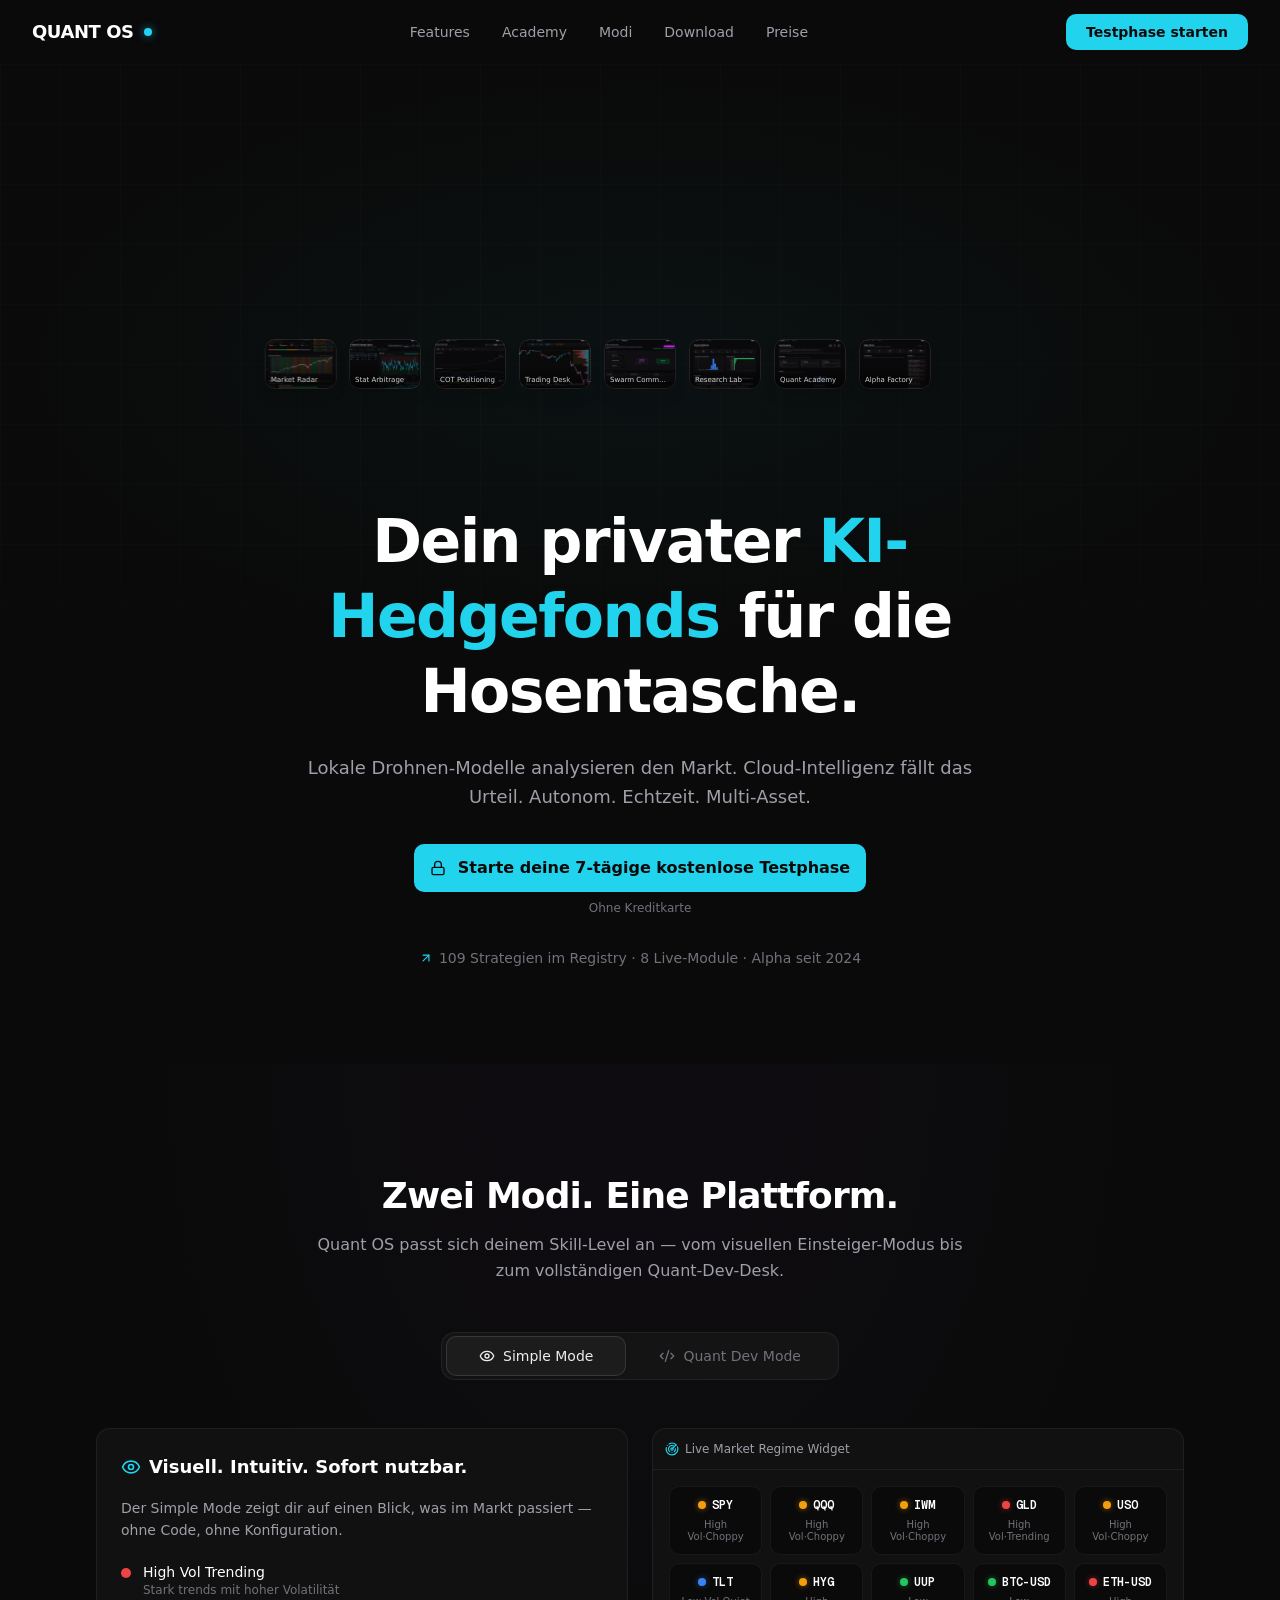
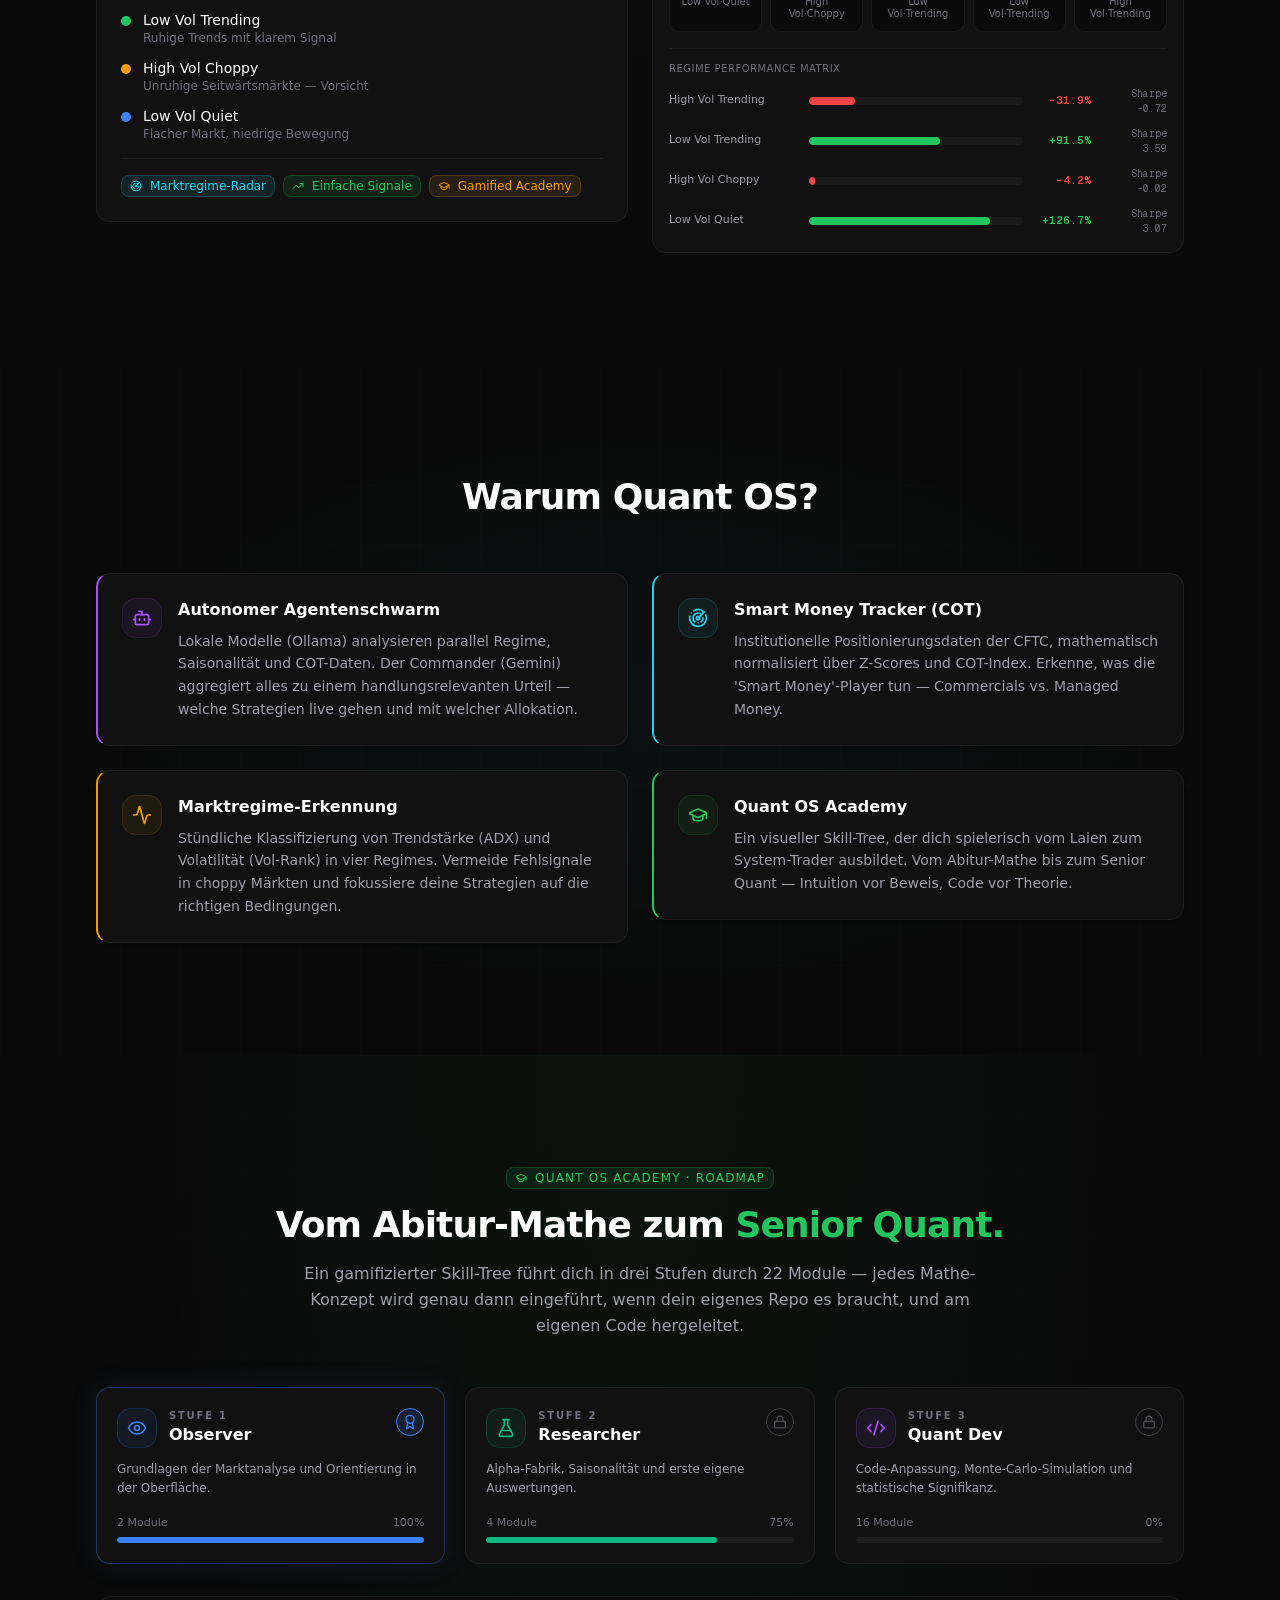
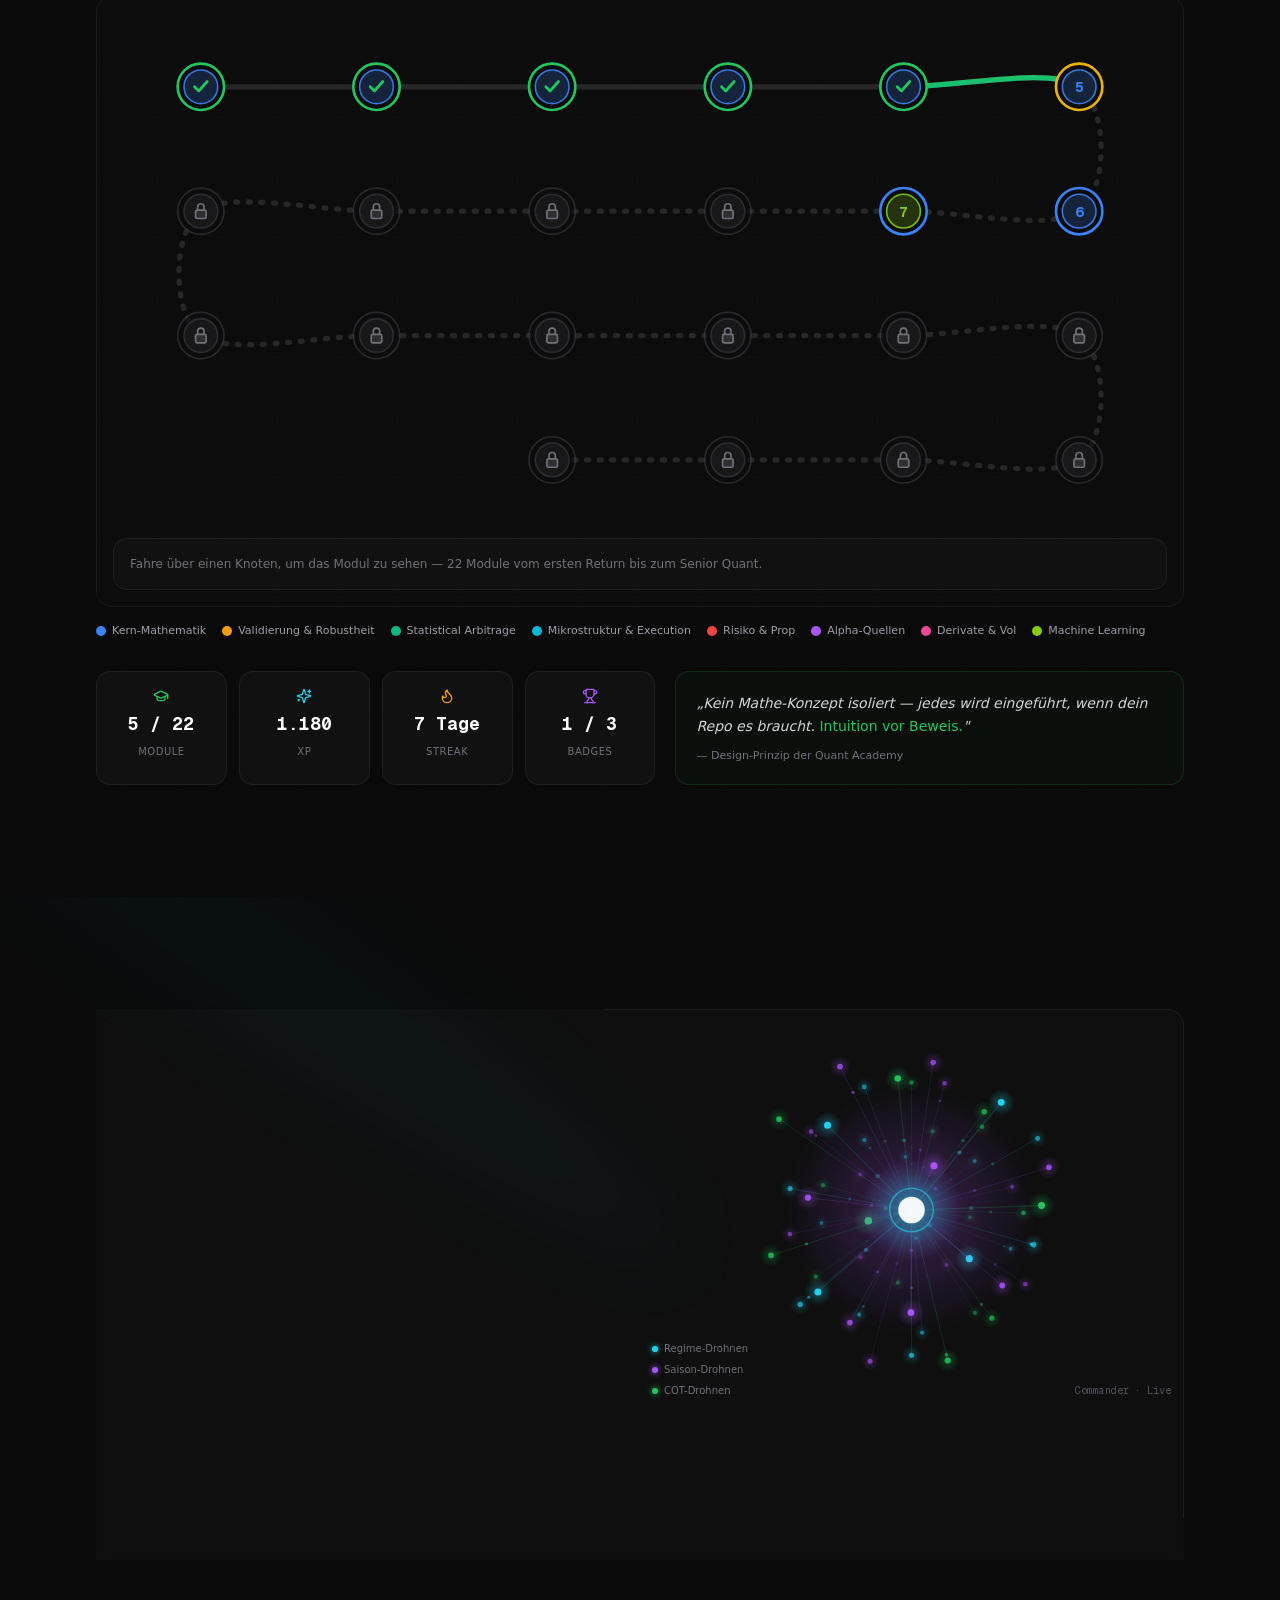
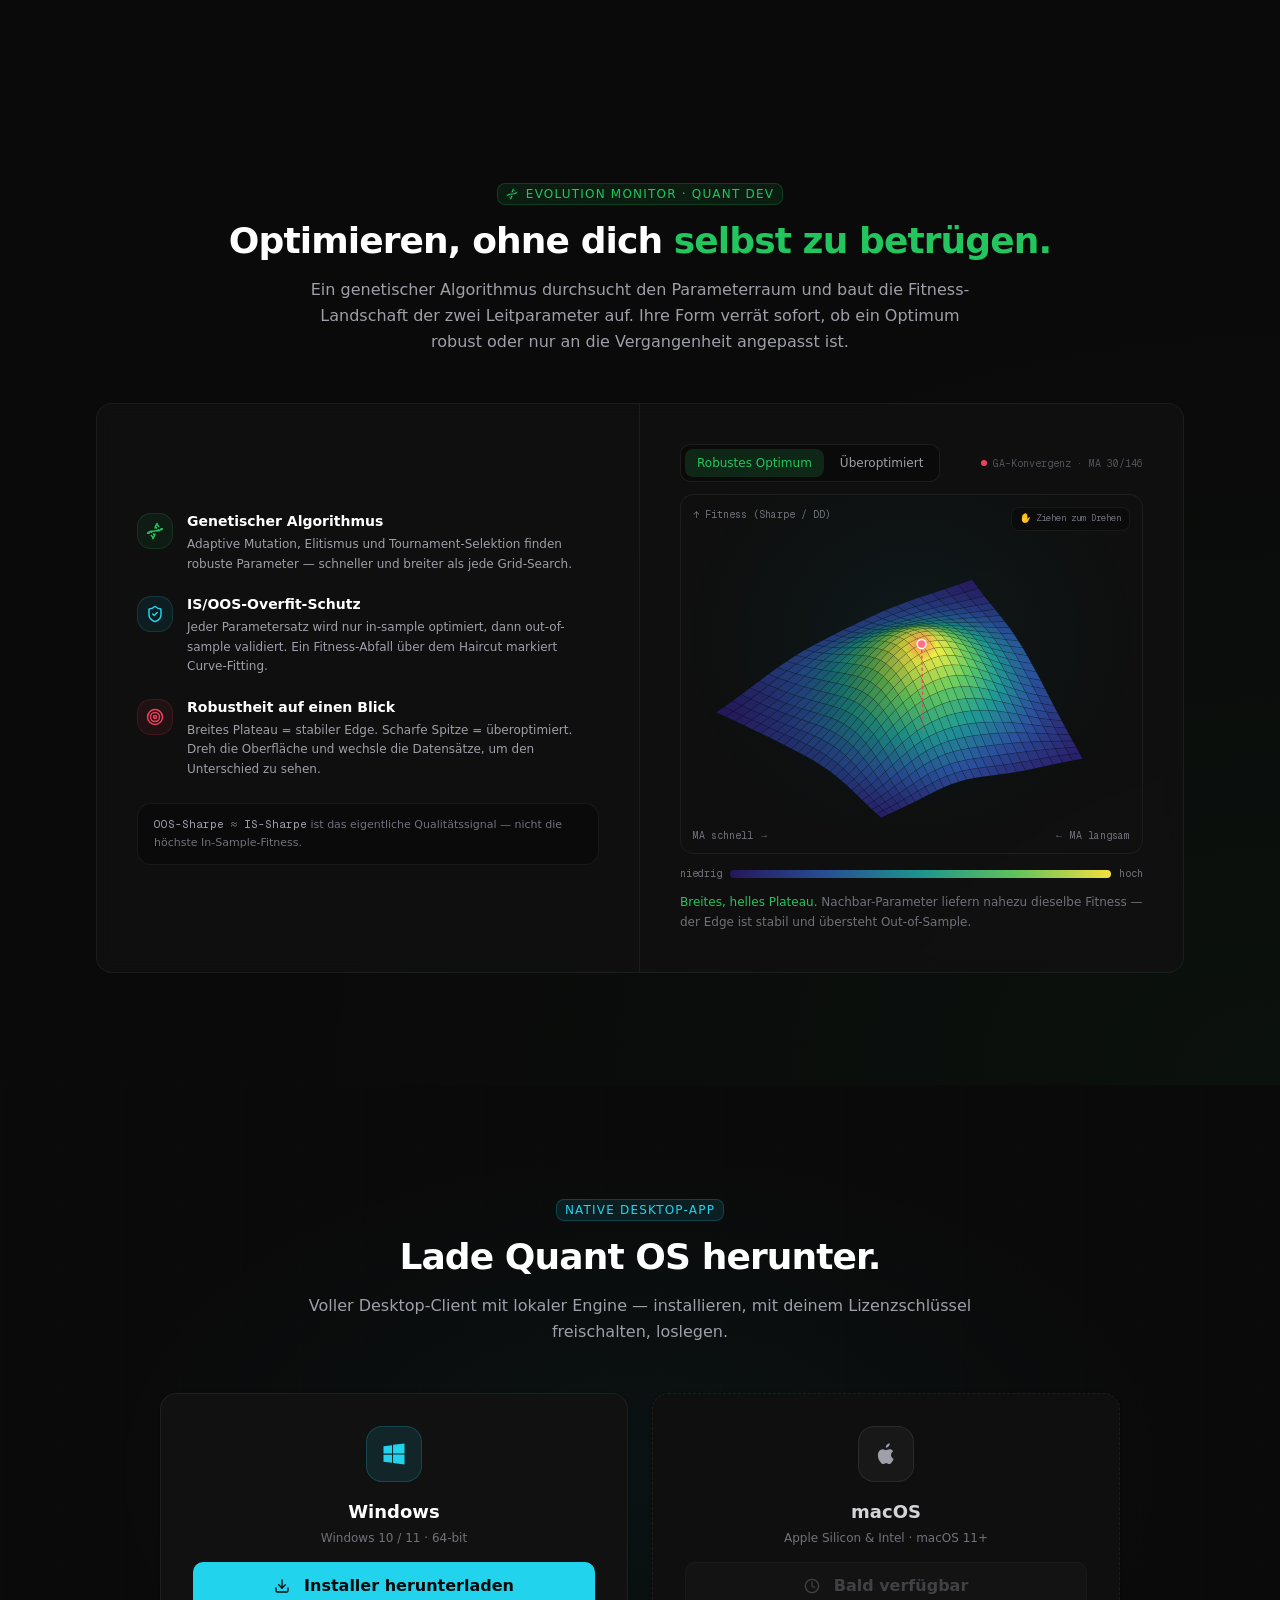
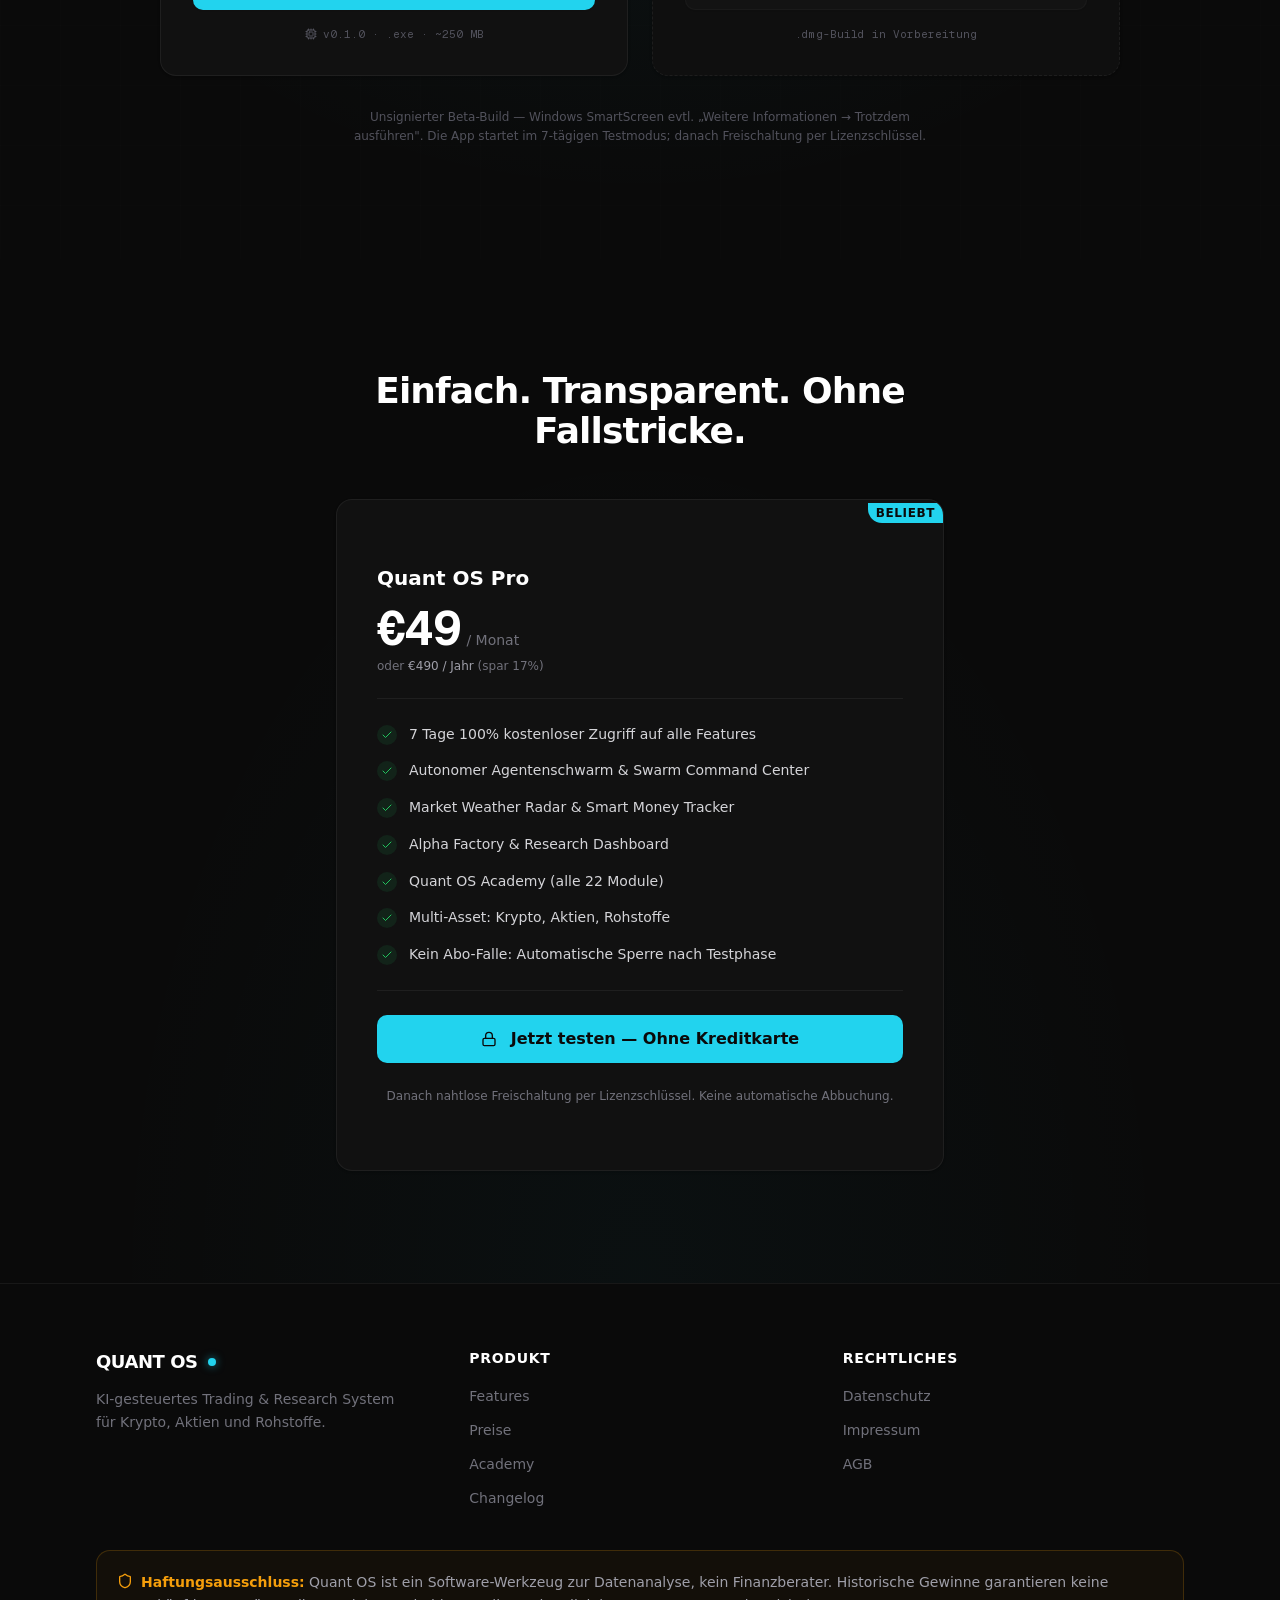
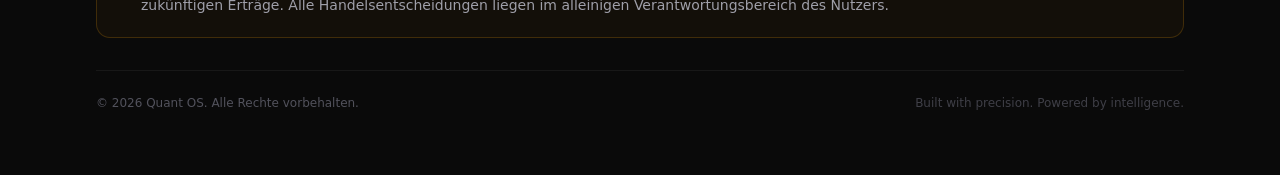
<file: index.html>
<!DOCTYPE html><!--ILFJZ8gfZkaIhHZJUKo3O--><html lang="de" class="dark"><head><meta charSet="utf-8"/><meta name="viewport" content="width=device-width, initial-scale=1"/><link rel="preload" href="/_next/static/media/797e433ab948586e-s.p.29207c2f.woff2" as="font" crossorigin="" type="font/woff2"/><link rel="preload" href="/_next/static/media/caa3a2e1cccd8315-s.p.3b6cae6d.woff2" as="font" crossorigin="" type="font/woff2"/><link rel="stylesheet" href="/_next/static/chunks/34d933785a17edf3.css" data-precedence="next"/><link rel="stylesheet" href="/_next/static/chunks/c57a641bce2a78e8.css" data-precedence="next"/><link rel="preload" as="script" fetchPriority="low" href="/_next/static/chunks/f05fe5d17f93a808.js"/><script src="/_next/static/chunks/771dedee3f5e1621.js" async=""></script><script src="/_next/static/chunks/93cf8d9e202dfd11.js" async=""></script><script src="/_next/static/chunks/turbopack-b9b50222342ac137.js" async=""></script><script src="/_next/static/chunks/2f236954d6a65e12.js" async=""></script><script src="/_next/static/chunks/32ba1546d6d3d32f.js" async=""></script><script src="/_next/static/chunks/1d8b2efeaaf32db6.js" async=""></script><script src="/_next/static/chunks/41af8781232cbb5a.js" async=""></script><meta name="next-size-adjust" content=""/><title>Quant OS — Dein KI-Hedgefonds für die Hosentasche</title><meta name="description" content="Autonomes, KI-gesteuertes Trading- und Research-System für Krypto, Aktien und Rohstoffe. Lokale Drohnen-Modelle gepaart mit Cloud-Intelligenz."/><meta name="keywords" content="Quant OS,KI Trading,Algorithmic Trading,Crypto,Aktien,Rohstoffe,Machine Learning,Smart Money,COT"/><meta property="og:title" content="Quant OS — Dein KI-Hedgefonds"/><meta property="og:description" content="Autonomes, KI-gesteuertes Trading- und Research-System für Krypto, Aktien und Rohstoffe."/><meta property="og:type" content="website"/><meta name="twitter:card" content="summary"/><meta name="twitter:title" content="Quant OS — Dein KI-Hedgefonds"/><meta name="twitter:description" content="Autonomes, KI-gesteuertes Trading- und Research-System für Krypto, Aktien und Rohstoffe."/><link rel="icon" href="/logo.svg"/><script src="/_next/static/chunks/a6dad97d9634a72d.js" noModule=""></script></head><body class="geist_a71539c9-module__T19VSG__variable geist_mono_8d43a2aa-module__8Li5zG__variable antialiased bg-background text-foreground"><div hidden=""><!--$--><!--/$--></div><div class="bg-[#0a0a0a] min-h-screen text-[#ededed]"><header class="fixed top-0 left-0 right-0 z-50 transition-all duration-300 bg-transparent"><nav class="mx-auto flex h-16 max-w-7xl items-center justify-between px-4 sm:px-6 lg:px-8"><a href="#" class="flex items-center gap-2.5 group"><span class="text-lg font-bold tracking-tight text-white">QUANT OS</span><span class="inline-flex h-2 w-2 rounded-full bg-[#22d3ee] shadow-[0_0_8px_rgba(34,211,238,0.6)]"></span></a><div class="hidden md:flex items-center gap-8"><a href="#features" class="text-sm font-medium text-zinc-400 transition-colors hover:text-white">Features</a><a href="#academy" class="text-sm font-medium text-zinc-400 transition-colors hover:text-white">Academy</a><a href="#modi" class="text-sm font-medium text-zinc-400 transition-colors hover:text-white">Modi</a><a href="#download" class="text-sm font-medium text-zinc-400 transition-colors hover:text-white">Download</a><a href="#preise" class="text-sm font-medium text-zinc-400 transition-colors hover:text-white">Preise</a></div><div class="hidden md:block"><button data-slot="button" class="inline-flex items-center justify-center gap-2 whitespace-nowrap text-sm transition-all disabled:pointer-events-none disabled:opacity-50 [&amp;_svg]:pointer-events-none [&amp;_svg:not([class*=&#x27;size-&#x27;])]:size-4 shrink-0 [&amp;_svg]:shrink-0 outline-none focus-visible:border-ring focus-visible:ring-ring/50 focus-visible:ring-[3px] aria-invalid:ring-destructive/20 dark:aria-invalid:ring-destructive/40 aria-invalid:border-destructive shadow-xs h-9 py-2 has-[&gt;svg]:px-3 bg-[#22d3ee] text-[#0a0a0a] font-semibold hover:bg-[#22d3ee]/90 rounded-lg px-5">Testphase starten</button></div><div class="md:hidden"><button class="p-2 text-zinc-400 hover:text-white transition-colors" aria-label="Menü öffnen" type="button" aria-haspopup="dialog" aria-expanded="false" aria-controls="radix-_R_25brb_" data-state="closed" data-slot="sheet-trigger"><svg xmlns="http://www.w3.org/2000/svg" width="24" height="24" viewBox="0 0 24 24" fill="none" stroke="currentColor" stroke-width="2" stroke-linecap="round" stroke-linejoin="round" class="lucide lucide-menu h-5 w-5" aria-hidden="true"><path d="M4 12h16"></path><path d="M4 18h16"></path><path d="M4 6h16"></path></svg></button></div></nav></header><main><section class="relative min-h-screen flex flex-col pt-16 bg-[#0a0a0a]"><div class="w-full h-[500px] sm:h-[550px] md:h-[600px] relative"><div class="relative w-full h-full bg-[#0a0a0a] overflow-hidden"><div class="absolute inset-0 bg-grid opacity-40"></div><div class="absolute inset-0 bg-[radial-gradient(ellipse_at_center,rgba(34,211,238,0.04)_0%,transparent_70%)]"></div><div class="flex h-full w-full flex-col items-center justify-center"><div class="absolute z-0 flex flex-col items-center justify-center text-center pointer-events-none top-1/2 -translate-y-1/2"><h1 class="text-2xl font-medium tracking-tight text-white/90 md:text-4xl" style="opacity:0;filter:blur(10px);transform:translateY(20px)">Die Zukunft des Tradings.</h1><p class="mt-4 text-xs font-bold tracking-[0.2em] text-cyan-400/70 uppercase" style="opacity:0">Scroll zum Entdecken</p></div><div class="absolute top-[8%] z-10 flex flex-col items-center justify-center text-center pointer-events-none px-4" style="opacity:0;transform:translateY(20px)"><h2 class="text-2xl md:text-4xl font-semibold text-white tracking-tight mb-3">Dein gesamtes Trading-System</h2><p class="text-xs md:text-sm text-zinc-400 max-w-md leading-relaxed">Von der Markterkennung bis zum autogenen Alpha — alles in einer Plattform.</p></div><div class="relative flex items-center justify-center w-full h-full"><div class="cursor-pointer group" style="position:absolute;width:72px;height:50px;transform-style:preserve-3d;perspective:1000px"><div class="relative h-full w-full" style="transform-style:preserve-3d"><div class="absolute inset-0 h-full w-full overflow-hidden rounded-lg shadow-lg" style="backface-visibility:hidden"><img src="/screenshots/radar_full.png" alt="quant-os-0" class="h-full w-full object-cover" loading="lazy"/><div class="absolute inset-0 bg-gradient-to-t from-black/60 via-transparent to-transparent"></div><div class="absolute bottom-1 left-1.5 right-1.5"><p class="text-[7px] font-medium text-white/80 truncate">Market Radar</p></div><div class="absolute inset-0 border border-white/10 rounded-lg transition-colors group-hover:border-cyan-500/30"></div></div><div class="absolute inset-0 h-full w-full overflow-hidden rounded-lg shadow-lg bg-zinc-900/95 flex flex-col items-center justify-center p-2 border border-cyan-500/20" style="backface-visibility:hidden;transform:rotateY(180deg)"><div class="text-center"><p class="text-[6px] font-bold text-cyan-400 uppercase tracking-widest mb-0.5">Quant OS</p><p class="text-[8px] font-medium text-white/90">Market Radar</p></div></div></div></div><div class="cursor-pointer group" style="position:absolute;width:72px;height:50px;transform-style:preserve-3d;perspective:1000px"><div class="relative h-full w-full" style="transform-style:preserve-3d"><div class="absolute inset-0 h-full w-full overflow-hidden rounded-lg shadow-lg" style="backface-visibility:hidden"><img src="/screenshots/pairs.png" alt="quant-os-1" class="h-full w-full object-cover" loading="lazy"/><div class="absolute inset-0 bg-gradient-to-t from-black/60 via-transparent to-transparent"></div><div class="absolute bottom-1 left-1.5 right-1.5"><p class="text-[7px] font-medium text-white/80 truncate">Stat Arbitrage</p></div><div class="absolute inset-0 border border-white/10 rounded-lg transition-colors group-hover:border-cyan-500/30"></div></div><div class="absolute inset-0 h-full w-full overflow-hidden rounded-lg shadow-lg bg-zinc-900/95 flex flex-col items-center justify-center p-2 border border-cyan-500/20" style="backface-visibility:hidden;transform:rotateY(180deg)"><div class="text-center"><p class="text-[6px] font-bold text-cyan-400 uppercase tracking-widest mb-0.5">Quant OS</p><p class="text-[8px] font-medium text-white/90">Stat Arbitrage</p></div></div></div></div><div class="cursor-pointer group" style="position:absolute;width:72px;height:50px;transform-style:preserve-3d;perspective:1000px"><div class="relative h-full w-full" style="transform-style:preserve-3d"><div class="absolute inset-0 h-full w-full overflow-hidden rounded-lg shadow-lg" style="backface-visibility:hidden"><img src="/screenshots/cot.png" alt="quant-os-2" class="h-full w-full object-cover" loading="lazy"/><div class="absolute inset-0 bg-gradient-to-t from-black/60 via-transparent to-transparent"></div><div class="absolute bottom-1 left-1.5 right-1.5"><p class="text-[7px] font-medium text-white/80 truncate">COT Positioning</p></div><div class="absolute inset-0 border border-white/10 rounded-lg transition-colors group-hover:border-cyan-500/30"></div></div><div class="absolute inset-0 h-full w-full overflow-hidden rounded-lg shadow-lg bg-zinc-900/95 flex flex-col items-center justify-center p-2 border border-cyan-500/20" style="backface-visibility:hidden;transform:rotateY(180deg)"><div class="text-center"><p class="text-[6px] font-bold text-cyan-400 uppercase tracking-widest mb-0.5">Quant OS</p><p class="text-[8px] font-medium text-white/90">COT Positioning</p></div></div></div></div><div class="cursor-pointer group" style="position:absolute;width:72px;height:50px;transform-style:preserve-3d;perspective:1000px"><div class="relative h-full w-full" style="transform-style:preserve-3d"><div class="absolute inset-0 h-full w-full overflow-hidden rounded-lg shadow-lg" style="backface-visibility:hidden"><img src="/screenshots/charts.png" alt="quant-os-3" class="h-full w-full object-cover" loading="lazy"/><div class="absolute inset-0 bg-gradient-to-t from-black/60 via-transparent to-transparent"></div><div class="absolute bottom-1 left-1.5 right-1.5"><p class="text-[7px] font-medium text-white/80 truncate">Trading Desk</p></div><div class="absolute inset-0 border border-white/10 rounded-lg transition-colors group-hover:border-cyan-500/30"></div></div><div class="absolute inset-0 h-full w-full overflow-hidden rounded-lg shadow-lg bg-zinc-900/95 flex flex-col items-center justify-center p-2 border border-cyan-500/20" style="backface-visibility:hidden;transform:rotateY(180deg)"><div class="text-center"><p class="text-[6px] font-bold text-cyan-400 uppercase tracking-widest mb-0.5">Quant OS</p><p class="text-[8px] font-medium text-white/90">Trading Desk</p></div></div></div></div><div class="cursor-pointer group" style="position:absolute;width:72px;height:50px;transform-style:preserve-3d;perspective:1000px"><div class="relative h-full w-full" style="transform-style:preserve-3d"><div class="absolute inset-0 h-full w-full overflow-hidden rounded-lg shadow-lg" style="backface-visibility:hidden"><img src="/screenshots/swarm.png" alt="quant-os-4" class="h-full w-full object-cover" loading="lazy"/><div class="absolute inset-0 bg-gradient-to-t from-black/60 via-transparent to-transparent"></div><div class="absolute bottom-1 left-1.5 right-1.5"><p class="text-[7px] font-medium text-white/80 truncate">Swarm Command</p></div><div class="absolute inset-0 border border-white/10 rounded-lg transition-colors group-hover:border-cyan-500/30"></div></div><div class="absolute inset-0 h-full w-full overflow-hidden rounded-lg shadow-lg bg-zinc-900/95 flex flex-col items-center justify-center p-2 border border-cyan-500/20" style="backface-visibility:hidden;transform:rotateY(180deg)"><div class="text-center"><p class="text-[6px] font-bold text-cyan-400 uppercase tracking-widest mb-0.5">Quant OS</p><p class="text-[8px] font-medium text-white/90">Swarm Command</p></div></div></div></div><div class="cursor-pointer group" style="position:absolute;width:72px;height:50px;transform-style:preserve-3d;perspective:1000px"><div class="relative h-full w-full" style="transform-style:preserve-3d"><div class="absolute inset-0 h-full w-full overflow-hidden rounded-lg shadow-lg" style="backface-visibility:hidden"><img src="/screenshots/dashboard.png" alt="quant-os-5" class="h-full w-full object-cover" loading="lazy"/><div class="absolute inset-0 bg-gradient-to-t from-black/60 via-transparent to-transparent"></div><div class="absolute bottom-1 left-1.5 right-1.5"><p class="text-[7px] font-medium text-white/80 truncate">Research Lab</p></div><div class="absolute inset-0 border border-white/10 rounded-lg transition-colors group-hover:border-cyan-500/30"></div></div><div class="absolute inset-0 h-full w-full overflow-hidden rounded-lg shadow-lg bg-zinc-900/95 flex flex-col items-center justify-center p-2 border border-cyan-500/20" style="backface-visibility:hidden;transform:rotateY(180deg)"><div class="text-center"><p class="text-[6px] font-bold text-cyan-400 uppercase tracking-widest mb-0.5">Quant OS</p><p class="text-[8px] font-medium text-white/90">Research Lab</p></div></div></div></div><div class="cursor-pointer group" style="position:absolute;width:72px;height:50px;transform-style:preserve-3d;perspective:1000px"><div class="relative h-full w-full" style="transform-style:preserve-3d"><div class="absolute inset-0 h-full w-full overflow-hidden rounded-lg shadow-lg" style="backface-visibility:hidden"><img src="/screenshots/academy.png" alt="quant-os-6" class="h-full w-full object-cover" loading="lazy"/><div class="absolute inset-0 bg-gradient-to-t from-black/60 via-transparent to-transparent"></div><div class="absolute bottom-1 left-1.5 right-1.5"><p class="text-[7px] font-medium text-white/80 truncate">Quant Academy</p></div><div class="absolute inset-0 border border-white/10 rounded-lg transition-colors group-hover:border-cyan-500/30"></div></div><div class="absolute inset-0 h-full w-full overflow-hidden rounded-lg shadow-lg bg-zinc-900/95 flex flex-col items-center justify-center p-2 border border-cyan-500/20" style="backface-visibility:hidden;transform:rotateY(180deg)"><div class="text-center"><p class="text-[6px] font-bold text-cyan-400 uppercase tracking-widest mb-0.5">Quant OS</p><p class="text-[8px] font-medium text-white/90">Quant Academy</p></div></div></div></div><div class="cursor-pointer group" style="position:absolute;width:72px;height:50px;transform-style:preserve-3d;perspective:1000px"><div class="relative h-full w-full" style="transform-style:preserve-3d"><div class="absolute inset-0 h-full w-full overflow-hidden rounded-lg shadow-lg" style="backface-visibility:hidden"><img src="/screenshots/factory.png" alt="quant-os-7" class="h-full w-full object-cover" loading="lazy"/><div class="absolute inset-0 bg-gradient-to-t from-black/60 via-transparent to-transparent"></div><div class="absolute bottom-1 left-1.5 right-1.5"><p class="text-[7px] font-medium text-white/80 truncate">Alpha Factory</p></div><div class="absolute inset-0 border border-white/10 rounded-lg transition-colors group-hover:border-cyan-500/30"></div></div><div class="absolute inset-0 h-full w-full overflow-hidden rounded-lg shadow-lg bg-zinc-900/95 flex flex-col items-center justify-center p-2 border border-cyan-500/20" style="backface-visibility:hidden;transform:rotateY(180deg)"><div class="text-center"><p class="text-[6px] font-bold text-cyan-400 uppercase tracking-widest mb-0.5">Quant OS</p><p class="text-[8px] font-medium text-white/90">Alpha Factory</p></div></div></div></div></div></div><div class="absolute bottom-0 left-0 right-0 h-32 bg-gradient-to-t from-[#0a0a0a] to-transparent pointer-events-none z-20"></div></div></div><div class="relative z-30 -mt-32 sm:-mt-36 md:-mt-40 px-4 sm:px-6 lg:px-8 pb-16 sm:pb-24"><div class="mx-auto max-w-4xl text-center flex flex-col items-center gap-6"><h1 class="text-3xl sm:text-4xl md:text-5xl lg:text-6xl font-bold leading-tight tracking-tight text-white">Dein privater<!-- --> <span class="text-[#22d3ee]">KI-Hedgefonds</span> <!-- -->für die Hosentasche.</h1><p class="text-sm sm:text-base md:text-lg text-zinc-400 max-w-2xl leading-relaxed">Lokale Drohnen-Modelle analysieren den Markt. Cloud-Intelligenz fällt das Urteil. Autonom. Echtzeit. Multi-Asset.</p><div class="flex flex-col items-center gap-2 mt-2"><button data-slot="button" class="inline-flex items-center justify-center gap-2 whitespace-nowrap transition-all disabled:pointer-events-none disabled:opacity-50 [&amp;_svg]:pointer-events-none [&amp;_svg:not([class*=&#x27;size-&#x27;])]:size-4 shrink-0 [&amp;_svg]:shrink-0 outline-none focus-visible:border-ring focus-visible:ring-ring/50 focus-visible:ring-[3px] aria-invalid:ring-destructive/20 dark:aria-invalid:ring-destructive/40 aria-invalid:border-destructive shadow-xs has-[&gt;svg]:px-4 bg-[#22d3ee] text-[#0a0a0a] font-semibold hover:bg-[#22d3ee]/90 rounded-lg px-8 h-12 text-base"><svg xmlns="http://www.w3.org/2000/svg" width="24" height="24" viewBox="0 0 24 24" fill="none" stroke="currentColor" stroke-width="2" stroke-linecap="round" stroke-linejoin="round" class="lucide lucide-lock h-4 w-4 mr-1" aria-hidden="true"><rect width="18" height="11" x="3" y="11" rx="2" ry="2"></rect><path d="M7 11V7a5 5 0 0 1 10 0v4"></path></svg>Starte deine 7-tägige kostenlose Testphase</button><span class="text-xs text-zinc-500">Ohne Kreditkarte</span></div><p class="text-xs sm:text-sm text-zinc-500 font-medium flex items-center gap-1.5 mt-2"><svg xmlns="http://www.w3.org/2000/svg" width="24" height="24" viewBox="0 0 24 24" fill="none" stroke="currentColor" stroke-width="2" stroke-linecap="round" stroke-linejoin="round" class="lucide lucide-arrow-up-right h-3.5 w-3.5 text-[#22d3ee]" aria-hidden="true"><path d="M7 7h10v10"></path><path d="M7 17 17 7"></path></svg>109 Strategien im Registry · 8 Live-Module · Alpha seit 2024</p></div></div><div class="absolute bottom-0 left-0 right-0 h-48 bg-gradient-to-t from-[#0a0a0a] to-transparent pointer-events-none z-20"></div></section><section id="modi" class="relative py-20 sm:py-28 bg-[#0a0a0a]"><div class="absolute inset-0 bg-[radial-gradient(ellipse_at_top,rgba(168,85,247,0.03)_0%,transparent_60%)] pointer-events-none"></div><div class="relative mx-auto max-w-6xl px-4 sm:px-6 lg:px-8"><div class="text-center mb-12" style="opacity:0;transform:translateY(30px)"><h2 class="text-2xl sm:text-3xl md:text-4xl font-bold text-white tracking-tight">Zwei Modi. Eine Plattform.</h2><p class="mt-4 text-sm sm:text-base text-zinc-400 max-w-2xl mx-auto leading-relaxed">Quant OS passt sich deinem Skill-Level an — vom visuellen Einsteiger-Modus bis zum vollständigen Quant-Dev-Desk.</p></div><div class="" style="opacity:0;transform:translateY(30px)"><div dir="ltr" data-orientation="horizontal" data-slot="tabs" class="flex flex-col gap-2 w-full"><div class="flex justify-center mb-10"><div role="tablist" aria-orientation="horizontal" data-slot="tabs-list" class="text-muted-foreground inline-flex w-fit items-center justify-center bg-[#141414] border border-white/[0.06] rounded-xl p-1 h-12" tabindex="-1" data-orientation="horizontal" style="outline:none"><button type="button" role="tab" aria-selected="true" aria-controls="radix-_R_ah9brb_-content-simple" data-state="active" id="radix-_R_ah9brb_-trigger-simple" data-slot="tabs-trigger" class="dark:data-[state=active]:text-foreground focus-visible:border-ring focus-visible:ring-ring/50 focus-visible:outline-ring dark:data-[state=active]:border-input dark:data-[state=active]:bg-input/30 dark:text-muted-foreground inline-flex flex-1 items-center justify-center border border-transparent py-1 whitespace-nowrap focus-visible:ring-[3px] focus-visible:outline-1 disabled:pointer-events-none disabled:opacity-50 data-[state=active]:shadow-sm [&amp;_svg]:pointer-events-none [&amp;_svg]:shrink-0 [&amp;_svg:not([class*=&#x27;size-&#x27;])]:size-4 rounded-lg px-5 sm:px-8 h-10 text-sm font-medium data-[state=active]:bg-[#22d3ee]/15 data-[state=active]:text-[#22d3ee] text-zinc-400 transition-all gap-2" tabindex="-1" data-orientation="horizontal" data-radix-collection-item=""><svg xmlns="http://www.w3.org/2000/svg" width="24" height="24" viewBox="0 0 24 24" fill="none" stroke="currentColor" stroke-width="2" stroke-linecap="round" stroke-linejoin="round" class="lucide lucide-eye h-4 w-4" aria-hidden="true"><path d="M2.062 12.348a1 1 0 0 1 0-.696 10.75 10.75 0 0 1 19.876 0 1 1 0 0 1 0 .696 10.75 10.75 0 0 1-19.876 0"></path><circle cx="12" cy="12" r="3"></circle></svg>Simple Mode</button><button type="button" role="tab" aria-selected="false" aria-controls="radix-_R_ah9brb_-content-pro" data-state="inactive" id="radix-_R_ah9brb_-trigger-pro" data-slot="tabs-trigger" class="dark:data-[state=active]:text-foreground focus-visible:border-ring focus-visible:ring-ring/50 focus-visible:outline-ring dark:data-[state=active]:border-input dark:data-[state=active]:bg-input/30 dark:text-muted-foreground inline-flex flex-1 items-center justify-center border border-transparent py-1 whitespace-nowrap focus-visible:ring-[3px] focus-visible:outline-1 disabled:pointer-events-none disabled:opacity-50 data-[state=active]:shadow-sm [&amp;_svg]:pointer-events-none [&amp;_svg]:shrink-0 [&amp;_svg:not([class*=&#x27;size-&#x27;])]:size-4 rounded-lg px-5 sm:px-8 h-10 text-sm font-medium data-[state=active]:bg-[#a855f7]/15 data-[state=active]:text-[#a855f7] text-zinc-400 transition-all gap-2" tabindex="-1" data-orientation="horizontal" data-radix-collection-item=""><svg xmlns="http://www.w3.org/2000/svg" width="24" height="24" viewBox="0 0 24 24" fill="none" stroke="currentColor" stroke-width="2" stroke-linecap="round" stroke-linejoin="round" class="lucide lucide-code-xml h-4 w-4" aria-hidden="true"><path d="m18 16 4-4-4-4"></path><path d="m6 8-4 4 4 4"></path><path d="m14.5 4-5 16"></path></svg>Quant Dev Mode</button></div></div><div data-state="active" data-orientation="horizontal" role="tabpanel" aria-labelledby="radix-_R_ah9brb_-trigger-simple" id="radix-_R_ah9brb_-content-simple" tabindex="0" data-slot="tabs-content" class="flex-1 outline-none" style="animation-duration:0s"><div class="grid grid-cols-1 lg:grid-cols-2 gap-6" style="opacity:0;transform:translateY(16px)"><div class="flex flex-col gap-5"><div class="rounded-xl border border-white/[0.06] bg-[#111111] p-5 sm:p-6 flex flex-col gap-4"><h3 class="text-lg font-semibold text-white flex items-center gap-2"><svg xmlns="http://www.w3.org/2000/svg" width="24" height="24" viewBox="0 0 24 24" fill="none" stroke="currentColor" stroke-width="2" stroke-linecap="round" stroke-linejoin="round" class="lucide lucide-eye h-5 w-5 text-[#22d3ee]" aria-hidden="true"><path d="M2.062 12.348a1 1 0 0 1 0-.696 10.75 10.75 0 0 1 19.876 0 1 1 0 0 1 0 .696 10.75 10.75 0 0 1-19.876 0"></path><circle cx="12" cy="12" r="3"></circle></svg>Visuell. Intuitiv. Sofort nutzbar.</h3><p class="text-sm text-zinc-400 leading-relaxed">Der Simple Mode zeigt dir auf einen Blick, was im Markt passiert — ohne Code, ohne Konfiguration.</p><ul class="space-y-3 mt-1"><li class="flex items-start gap-3"><span class="mt-1.5 h-2.5 w-2.5 rounded-full shrink-0" style="background-color:#ef4444"></span><div><p class="text-sm font-medium text-white">High Vol Trending</p><p class="text-xs text-zinc-500">Stark trends mit hoher Volatilität</p></div></li><li class="flex items-start gap-3"><span class="mt-1.5 h-2.5 w-2.5 rounded-full shrink-0" style="background-color:#22c55e"></span><div><p class="text-sm font-medium text-white">Low Vol Trending</p><p class="text-xs text-zinc-500">Ruhige Trends mit klarem Signal</p></div></li><li class="flex items-start gap-3"><span class="mt-1.5 h-2.5 w-2.5 rounded-full shrink-0" style="background-color:#f59e0b"></span><div><p class="text-sm font-medium text-white">High Vol Choppy</p><p class="text-xs text-zinc-500">Unruhige Seitwärtsmärkte — Vorsicht</p></div></li><li class="flex items-start gap-3"><span class="mt-1.5 h-2.5 w-2.5 rounded-full shrink-0" style="background-color:#3b82f6"></span><div><p class="text-sm font-medium text-white">Low Vol Quiet</p><p class="text-xs text-zinc-500">Flacher Markt, niedrige Bewegung</p></div></li></ul><div data-orientation="horizontal" role="none" data-slot="separator" class="shrink-0 data-[orientation=horizontal]:h-px data-[orientation=horizontal]:w-full data-[orientation=vertical]:h-full data-[orientation=vertical]:w-px bg-white/[0.06]"></div><div class="flex flex-wrap gap-2"><span data-slot="badge" class="inline-flex items-center justify-center rounded-md border px-2 py-0.5 text-xs font-medium w-fit whitespace-nowrap shrink-0 [&amp;&gt;svg]:size-3 gap-1 [&amp;&gt;svg]:pointer-events-none focus-visible:border-ring focus-visible:ring-ring/50 focus-visible:ring-[3px] aria-invalid:ring-destructive/20 dark:aria-invalid:ring-destructive/40 aria-invalid:border-destructive transition-[color,box-shadow] overflow-hidden [a&amp;]:hover:bg-primary/90 bg-[#22d3ee]/10 text-[#22d3ee] border-[#22d3ee]/20 hover:bg-[#22d3ee]/20"><svg xmlns="http://www.w3.org/2000/svg" width="24" height="24" viewBox="0 0 24 24" fill="none" stroke="currentColor" stroke-width="2" stroke-linecap="round" stroke-linejoin="round" class="lucide lucide-radar h-3 w-3 mr-1" aria-hidden="true"><path d="M19.07 4.93A10 10 0 0 0 6.99 3.34"></path><path d="M4 6h.01"></path><path d="M2.29 9.62A10 10 0 1 0 21.31 8.35"></path><path d="M16.24 7.76A6 6 0 1 0 8.23 16.67"></path><path d="M12 18h.01"></path><path d="M17.99 11.66A6 6 0 0 1 15.77 16.67"></path><circle cx="12" cy="12" r="2"></circle><path d="m13.41 10.59 5.66-5.66"></path></svg>Marktregime-Radar</span><span data-slot="badge" class="inline-flex items-center justify-center rounded-md border px-2 py-0.5 text-xs font-medium w-fit whitespace-nowrap shrink-0 [&amp;&gt;svg]:size-3 gap-1 [&amp;&gt;svg]:pointer-events-none focus-visible:border-ring focus-visible:ring-ring/50 focus-visible:ring-[3px] aria-invalid:ring-destructive/20 dark:aria-invalid:ring-destructive/40 aria-invalid:border-destructive transition-[color,box-shadow] overflow-hidden [a&amp;]:hover:bg-primary/90 bg-[#22c55e]/10 text-[#22c55e] border-[#22c55e]/20 hover:bg-[#22c55e]/20"><svg xmlns="http://www.w3.org/2000/svg" width="24" height="24" viewBox="0 0 24 24" fill="none" stroke="currentColor" stroke-width="2" stroke-linecap="round" stroke-linejoin="round" class="lucide lucide-trending-up h-3 w-3 mr-1" aria-hidden="true"><path d="M16 7h6v6"></path><path d="m22 7-8.5 8.5-5-5L2 17"></path></svg>Einfache Signale</span><span data-slot="badge" class="inline-flex items-center justify-center rounded-md border px-2 py-0.5 text-xs font-medium w-fit whitespace-nowrap shrink-0 [&amp;&gt;svg]:size-3 gap-1 [&amp;&gt;svg]:pointer-events-none focus-visible:border-ring focus-visible:ring-ring/50 focus-visible:ring-[3px] aria-invalid:ring-destructive/20 dark:aria-invalid:ring-destructive/40 aria-invalid:border-destructive transition-[color,box-shadow] overflow-hidden [a&amp;]:hover:bg-primary/90 bg-[#f59e0b]/10 text-[#f59e0b] border-[#f59e0b]/20 hover:bg-[#f59e0b]/20"><svg xmlns="http://www.w3.org/2000/svg" width="24" height="24" viewBox="0 0 24 24" fill="none" stroke="currentColor" stroke-width="2" stroke-linecap="round" stroke-linejoin="round" class="lucide lucide-graduation-cap h-3 w-3 mr-1" aria-hidden="true"><path d="M21.42 10.922a1 1 0 0 0-.019-1.838L12.83 5.18a2 2 0 0 0-1.66 0L2.6 9.08a1 1 0 0 0 0 1.832l8.57 3.908a2 2 0 0 0 1.66 0z"></path><path d="M22 10v6"></path><path d="M6 12.5V16a6 3 0 0 0 12 0v-3.5"></path></svg>Gamified Academy</span></div></div></div><div class="flex flex-col gap-4"><div class="rounded-xl border border-white/[0.06] bg-[#111111] overflow-hidden"><div class="p-3 border-b border-white/[0.06]"><p class="text-xs font-medium text-zinc-400 flex items-center gap-1.5"><svg xmlns="http://www.w3.org/2000/svg" width="24" height="24" viewBox="0 0 24 24" fill="none" stroke="currentColor" stroke-width="2" stroke-linecap="round" stroke-linejoin="round" class="lucide lucide-radar h-3.5 w-3.5 text-[#22d3ee]" aria-hidden="true"><path d="M19.07 4.93A10 10 0 0 0 6.99 3.34"></path><path d="M4 6h.01"></path><path d="M2.29 9.62A10 10 0 1 0 21.31 8.35"></path><path d="M16.24 7.76A6 6 0 1 0 8.23 16.67"></path><path d="M12 18h.01"></path><path d="M17.99 11.66A6 6 0 0 1 15.77 16.67"></path><circle cx="12" cy="12" r="2"></circle><path d="m13.41 10.59 5.66-5.66"></path></svg>Live Market Regime Widget</p></div><div class="p-4"><div class="grid grid-cols-2 sm:grid-cols-5 gap-2 mb-4"><div class="rounded-lg border border-white/[0.06] bg-[#0a0a0a] p-2.5 flex flex-col items-center gap-1.5" style="opacity:0;transform:scale(0.9)"><div class="flex items-center gap-1.5"><span class="h-2 w-2 rounded-full" style="background-color:#f59e0b;box-shadow:0 0 6px #f59e0b80"></span><span class="text-xs font-mono font-semibold text-white">SPY</span></div><span class="text-[10px] text-zinc-500 text-center leading-tight">High Vol·Choppy</span></div><div class="rounded-lg border border-white/[0.06] bg-[#0a0a0a] p-2.5 flex flex-col items-center gap-1.5" style="opacity:0;transform:scale(0.9)"><div class="flex items-center gap-1.5"><span class="h-2 w-2 rounded-full" style="background-color:#f59e0b;box-shadow:0 0 6px #f59e0b80"></span><span class="text-xs font-mono font-semibold text-white">QQQ</span></div><span class="text-[10px] text-zinc-500 text-center leading-tight">High Vol·Choppy</span></div><div class="rounded-lg border border-white/[0.06] bg-[#0a0a0a] p-2.5 flex flex-col items-center gap-1.5" style="opacity:0;transform:scale(0.9)"><div class="flex items-center gap-1.5"><span class="h-2 w-2 rounded-full" style="background-color:#f59e0b;box-shadow:0 0 6px #f59e0b80"></span><span class="text-xs font-mono font-semibold text-white">IWM</span></div><span class="text-[10px] text-zinc-500 text-center leading-tight">High Vol·Choppy</span></div><div class="rounded-lg border border-white/[0.06] bg-[#0a0a0a] p-2.5 flex flex-col items-center gap-1.5" style="opacity:0;transform:scale(0.9)"><div class="flex items-center gap-1.5"><span class="h-2 w-2 rounded-full" style="background-color:#ef4444;box-shadow:0 0 6px #ef444480"></span><span class="text-xs font-mono font-semibold text-white">GLD</span></div><span class="text-[10px] text-zinc-500 text-center leading-tight">High Vol·Trending</span></div><div class="rounded-lg border border-white/[0.06] bg-[#0a0a0a] p-2.5 flex flex-col items-center gap-1.5" style="opacity:0;transform:scale(0.9)"><div class="flex items-center gap-1.5"><span class="h-2 w-2 rounded-full" style="background-color:#f59e0b;box-shadow:0 0 6px #f59e0b80"></span><span class="text-xs font-mono font-semibold text-white">USO</span></div><span class="text-[10px] text-zinc-500 text-center leading-tight">High Vol·Choppy</span></div><div class="rounded-lg border border-white/[0.06] bg-[#0a0a0a] p-2.5 flex flex-col items-center gap-1.5" style="opacity:0;transform:scale(0.9)"><div class="flex items-center gap-1.5"><span class="h-2 w-2 rounded-full" style="background-color:#3b82f6;box-shadow:0 0 6px #3b82f680"></span><span class="text-xs font-mono font-semibold text-white">TLT</span></div><span class="text-[10px] text-zinc-500 text-center leading-tight">Low Vol·Quiet</span></div><div class="rounded-lg border border-white/[0.06] bg-[#0a0a0a] p-2.5 flex flex-col items-center gap-1.5" style="opacity:0;transform:scale(0.9)"><div class="flex items-center gap-1.5"><span class="h-2 w-2 rounded-full" style="background-color:#f59e0b;box-shadow:0 0 6px #f59e0b80"></span><span class="text-xs font-mono font-semibold text-white">HYG</span></div><span class="text-[10px] text-zinc-500 text-center leading-tight">High Vol·Choppy</span></div><div class="rounded-lg border border-white/[0.06] bg-[#0a0a0a] p-2.5 flex flex-col items-center gap-1.5" style="opacity:0;transform:scale(0.9)"><div class="flex items-center gap-1.5"><span class="h-2 w-2 rounded-full" style="background-color:#22c55e;box-shadow:0 0 6px #22c55e80"></span><span class="text-xs font-mono font-semibold text-white">UUP</span></div><span class="text-[10px] text-zinc-500 text-center leading-tight">Low Vol·Trending</span></div><div class="rounded-lg border border-white/[0.06] bg-[#0a0a0a] p-2.5 flex flex-col items-center gap-1.5" style="opacity:0;transform:scale(0.9)"><div class="flex items-center gap-1.5"><span class="h-2 w-2 rounded-full" style="background-color:#22c55e;box-shadow:0 0 6px #22c55e80"></span><span class="text-xs font-mono font-semibold text-white">BTC-USD</span></div><span class="text-[10px] text-zinc-500 text-center leading-tight">Low Vol·Trending</span></div><div class="rounded-lg border border-white/[0.06] bg-[#0a0a0a] p-2.5 flex flex-col items-center gap-1.5" style="opacity:0;transform:scale(0.9)"><div class="flex items-center gap-1.5"><span class="h-2 w-2 rounded-full" style="background-color:#ef4444;box-shadow:0 0 6px #ef444480"></span><span class="text-xs font-mono font-semibold text-white">ETH-USD</span></div><span class="text-[10px] text-zinc-500 text-center leading-tight">High Vol·Trending</span></div></div><div data-orientation="horizontal" role="none" data-slot="separator" class="shrink-0 data-[orientation=horizontal]:h-px data-[orientation=horizontal]:w-full data-[orientation=vertical]:h-full data-[orientation=vertical]:w-px bg-white/[0.06] my-3"></div><div><p class="text-[10px] uppercase tracking-wider text-zinc-500 font-medium mb-2.5">Regime Performance Matrix</p><div class="space-y-2.5"><div class="flex items-center gap-3"><span class="text-[11px] text-zinc-400 w-28 sm:w-32 shrink-0 truncate">High Vol Trending</span><div class="flex-1 h-2 rounded-full bg-white/[0.04] overflow-hidden"><div class="h-full rounded-full" style="background-color:#ef4444;width:0px"></div></div><span class="text-[11px] font-mono font-semibold w-14 text-right shrink-0" style="color:#ef4444">-31.9<!-- -->%</span><span class="text-[10px] text-zinc-500 font-mono w-16 text-right shrink-0 hidden sm:block">Sharpe <!-- -->-0.72</span></div><div class="flex items-center gap-3"><span class="text-[11px] text-zinc-400 w-28 sm:w-32 shrink-0 truncate">Low Vol Trending</span><div class="flex-1 h-2 rounded-full bg-white/[0.04] overflow-hidden"><div class="h-full rounded-full" style="background-color:#22c55e;width:0px"></div></div><span class="text-[11px] font-mono font-semibold w-14 text-right shrink-0" style="color:#22c55e">+<!-- -->91.5<!-- -->%</span><span class="text-[10px] text-zinc-500 font-mono w-16 text-right shrink-0 hidden sm:block">Sharpe <!-- -->3.59</span></div><div class="flex items-center gap-3"><span class="text-[11px] text-zinc-400 w-28 sm:w-32 shrink-0 truncate">High Vol Choppy</span><div class="flex-1 h-2 rounded-full bg-white/[0.04] overflow-hidden"><div class="h-full rounded-full" style="background-color:#ef4444;width:0px"></div></div><span class="text-[11px] font-mono font-semibold w-14 text-right shrink-0" style="color:#ef4444">-4.2<!-- -->%</span><span class="text-[10px] text-zinc-500 font-mono w-16 text-right shrink-0 hidden sm:block">Sharpe <!-- -->-0.02</span></div><div class="flex items-center gap-3"><span class="text-[11px] text-zinc-400 w-28 sm:w-32 shrink-0 truncate">Low Vol Quiet</span><div class="flex-1 h-2 rounded-full bg-white/[0.04] overflow-hidden"><div class="h-full rounded-full" style="background-color:#22c55e;width:0px"></div></div><span class="text-[11px] font-mono font-semibold w-14 text-right shrink-0" style="color:#22c55e">+<!-- -->126.7<!-- -->%</span><span class="text-[10px] text-zinc-500 font-mono w-16 text-right shrink-0 hidden sm:block">Sharpe <!-- -->3.07</span></div></div></div></div></div></div></div></div><div data-state="inactive" data-orientation="horizontal" role="tabpanel" aria-labelledby="radix-_R_ah9brb_-trigger-pro" hidden="" id="radix-_R_ah9brb_-content-pro" tabindex="0" data-slot="tabs-content" class="flex-1 outline-none"></div></div></div></div></section><section id="features" class="relative py-20 sm:py-28 bg-[#0a0a0a]"><div class="absolute inset-0 bg-grid opacity-30 pointer-events-none"></div><div class="absolute inset-0 bg-[radial-gradient(ellipse_at_center,rgba(34,211,238,0.03)_0%,transparent_60%)] pointer-events-none"></div><div class="relative mx-auto max-w-6xl px-4 sm:px-6 lg:px-8"><div class="text-center mb-14" style="opacity:0;transform:translateY(30px)"><h2 class="text-2xl sm:text-3xl md:text-4xl font-bold text-white tracking-tight">Warum Quant OS?</h2></div><div class="grid grid-cols-1 md:grid-cols-2 gap-5 sm:gap-6"><div class="" style="opacity:0;transform:translateY(30px)"><div data-slot="card" class="text-card-foreground flex flex-col shadow-sm group bg-[#111111] border border-white/[0.06] border-l-2 border-l-[#a855f7] rounded-xl p-0 gap-0 py-0 transition-all duration-300 hover:scale-[1.02] hover:border-white/[0.12] hover:shadow-[0_0_30px_rgba(168,85,247,0.08)] cursor-default"><div data-slot="card-content" class="p-5 sm:p-6"><div class="flex items-start gap-4"><div class="flex h-10 w-10 shrink-0 items-center justify-center rounded-xl" style="background-color:#a855f712;border:1px solid #a855f720"><svg xmlns="http://www.w3.org/2000/svg" width="24" height="24" viewBox="0 0 24 24" fill="none" stroke="currentColor" stroke-width="2" stroke-linecap="round" stroke-linejoin="round" class="lucide lucide-bot h-5 w-5" aria-hidden="true" style="color:#a855f7"><path d="M12 8V4H8"></path><rect width="16" height="12" x="4" y="8" rx="2"></rect><path d="M2 14h2"></path><path d="M20 14h2"></path><path d="M15 13v2"></path><path d="M9 13v2"></path></svg></div><div class="flex-1 min-w-0"><h3 class="text-base font-semibold text-white mb-2">Autonomer Agentenschwarm</h3><p class="text-sm text-zinc-400 leading-relaxed">Lokale Modelle (Ollama) analysieren parallel Regime, Saisonalität und COT-Daten. Der Commander (Gemini) aggregiert alles zu einem handlungsrelevanten Urteil — welche Strategien live gehen und mit welcher Allokation.</p></div></div></div></div></div><div class="" style="opacity:0;transform:translateY(30px)"><div data-slot="card" class="text-card-foreground flex flex-col shadow-sm group bg-[#111111] border border-white/[0.06] border-l-2 border-l-[#22d3ee] rounded-xl p-0 gap-0 py-0 transition-all duration-300 hover:scale-[1.02] hover:border-white/[0.12] hover:shadow-[0_0_30px_rgba(34,211,238,0.08)] cursor-default"><div data-slot="card-content" class="p-5 sm:p-6"><div class="flex items-start gap-4"><div class="flex h-10 w-10 shrink-0 items-center justify-center rounded-xl" style="background-color:#22d3ee12;border:1px solid #22d3ee20"><svg xmlns="http://www.w3.org/2000/svg" width="24" height="24" viewBox="0 0 24 24" fill="none" stroke="currentColor" stroke-width="2" stroke-linecap="round" stroke-linejoin="round" class="lucide lucide-radar h-5 w-5" aria-hidden="true" style="color:#22d3ee"><path d="M19.07 4.93A10 10 0 0 0 6.99 3.34"></path><path d="M4 6h.01"></path><path d="M2.29 9.62A10 10 0 1 0 21.31 8.35"></path><path d="M16.24 7.76A6 6 0 1 0 8.23 16.67"></path><path d="M12 18h.01"></path><path d="M17.99 11.66A6 6 0 0 1 15.77 16.67"></path><circle cx="12" cy="12" r="2"></circle><path d="m13.41 10.59 5.66-5.66"></path></svg></div><div class="flex-1 min-w-0"><h3 class="text-base font-semibold text-white mb-2">Smart Money Tracker (COT)</h3><p class="text-sm text-zinc-400 leading-relaxed">Institutionelle Positionierungsdaten der CFTC, mathematisch normalisiert über Z-Scores und COT-Index. Erkenne, was die &#x27;Smart Money&#x27;-Player tun — Commercials vs. Managed Money.</p></div></div></div></div></div><div class="" style="opacity:0;transform:translateY(30px)"><div data-slot="card" class="text-card-foreground flex flex-col shadow-sm group bg-[#111111] border border-white/[0.06] border-l-2 border-l-[#f59e0b] rounded-xl p-0 gap-0 py-0 transition-all duration-300 hover:scale-[1.02] hover:border-white/[0.12] hover:shadow-[0_0_30px_rgba(245,158,11,0.08)] cursor-default"><div data-slot="card-content" class="p-5 sm:p-6"><div class="flex items-start gap-4"><div class="flex h-10 w-10 shrink-0 items-center justify-center rounded-xl" style="background-color:#f59e0b12;border:1px solid #f59e0b20"><svg xmlns="http://www.w3.org/2000/svg" width="24" height="24" viewBox="0 0 24 24" fill="none" stroke="currentColor" stroke-width="2" stroke-linecap="round" stroke-linejoin="round" class="lucide lucide-activity h-5 w-5" aria-hidden="true" style="color:#f59e0b"><path d="M22 12h-2.48a2 2 0 0 0-1.93 1.46l-2.35 8.36a.25.25 0 0 1-.48 0L9.24 2.18a.25.25 0 0 0-.48 0l-2.35 8.36A2 2 0 0 1 4.49 12H2"></path></svg></div><div class="flex-1 min-w-0"><h3 class="text-base font-semibold text-white mb-2">Marktregime-Erkennung</h3><p class="text-sm text-zinc-400 leading-relaxed">Stündliche Klassifizierung von Trendstärke (ADX) und Volatilität (Vol-Rank) in vier Regimes. Vermeide Fehlsignale in choppy Märkten und fokussiere deine Strategien auf die richtigen Bedingungen.</p></div></div></div></div></div><div class="" style="opacity:0;transform:translateY(30px)"><div data-slot="card" class="text-card-foreground flex flex-col shadow-sm group bg-[#111111] border border-white/[0.06] border-l-2 border-l-[#22c55e] rounded-xl p-0 gap-0 py-0 transition-all duration-300 hover:scale-[1.02] hover:border-white/[0.12] hover:shadow-[0_0_30px_rgba(34,197,94,0.08)] cursor-default"><div data-slot="card-content" class="p-5 sm:p-6"><div class="flex items-start gap-4"><div class="flex h-10 w-10 shrink-0 items-center justify-center rounded-xl" style="background-color:#22c55e12;border:1px solid #22c55e20"><svg xmlns="http://www.w3.org/2000/svg" width="24" height="24" viewBox="0 0 24 24" fill="none" stroke="currentColor" stroke-width="2" stroke-linecap="round" stroke-linejoin="round" class="lucide lucide-graduation-cap h-5 w-5" aria-hidden="true" style="color:#22c55e"><path d="M21.42 10.922a1 1 0 0 0-.019-1.838L12.83 5.18a2 2 0 0 0-1.66 0L2.6 9.08a1 1 0 0 0 0 1.832l8.57 3.908a2 2 0 0 0 1.66 0z"></path><path d="M22 10v6"></path><path d="M6 12.5V16a6 3 0 0 0 12 0v-3.5"></path></svg></div><div class="flex-1 min-w-0"><h3 class="text-base font-semibold text-white mb-2">Quant OS Academy</h3><p class="text-sm text-zinc-400 leading-relaxed">Ein visueller Skill-Tree, der dich spielerisch vom Laien zum System-Trader ausbildet. Vom Abitur-Mathe bis zum Senior Quant — Intuition vor Beweis, Code vor Theorie.</p></div></div></div></div></div></div></div></section><section id="academy" class="relative py-20 sm:py-28 bg-[#0a0a0a] overflow-hidden"><div class="absolute inset-0 bg-[radial-gradient(ellipse_at_top,rgba(34,197,94,0.045)_0%,transparent_55%)] pointer-events-none"></div><div class="absolute inset-0 bg-grid opacity-20 pointer-events-none"></div><div class="relative mx-auto max-w-6xl px-4 sm:px-6 lg:px-8"><div class="text-center mb-12" style="opacity:0;transform:translateY(30px)"><span data-slot="badge" class="inline-flex items-center justify-center rounded-md border px-2 py-0.5 font-medium w-fit whitespace-nowrap shrink-0 [&amp;&gt;svg]:size-3 gap-1 [&amp;&gt;svg]:pointer-events-none focus-visible:border-ring focus-visible:ring-ring/50 focus-visible:ring-[3px] aria-invalid:ring-destructive/20 dark:aria-invalid:ring-destructive/40 aria-invalid:border-destructive transition-[color,box-shadow] overflow-hidden [a&amp;]:hover:bg-primary/90 bg-[#22c55e]/10 text-[#22c55e] border-[#22c55e]/20 mb-4 text-xs uppercase tracking-widest"><svg xmlns="http://www.w3.org/2000/svg" width="24" height="24" viewBox="0 0 24 24" fill="none" stroke="currentColor" stroke-width="2" stroke-linecap="round" stroke-linejoin="round" class="lucide lucide-graduation-cap h-3 w-3 mr-1" aria-hidden="true"><path d="M21.42 10.922a1 1 0 0 0-.019-1.838L12.83 5.18a2 2 0 0 0-1.66 0L2.6 9.08a1 1 0 0 0 0 1.832l8.57 3.908a2 2 0 0 0 1.66 0z"></path><path d="M22 10v6"></path><path d="M6 12.5V16a6 3 0 0 0 12 0v-3.5"></path></svg>Quant OS Academy · Roadmap</span><h2 class="text-2xl sm:text-3xl md:text-4xl font-bold text-white tracking-tight">Vom Abitur-Mathe zum<!-- --> <span class="text-[#22c55e]">Senior Quant.</span></h2><p class="mt-4 text-sm sm:text-base text-zinc-400 max-w-2xl mx-auto leading-relaxed">Ein gamifizierter Skill-Tree führt dich in drei Stufen durch 22 Module — jedes Mathe-Konzept wird genau dann eingeführt, wenn dein eigenes Repo es braucht, und am eigenen Code hergeleitet.</p></div><div class="grid grid-cols-1 md:grid-cols-3 gap-4 sm:gap-5 mb-8"><div class="" style="opacity:0;transform:translateY(30px)"><div class="relative h-full overflow-hidden rounded-xl border bg-[#111111] p-5 transition-all duration-300" style="border-color:#3b82f655;box-shadow:0 0 30px #3b82f618"><div class="flex items-start justify-between"><div class="flex items-center gap-3"><div class="flex h-10 w-10 shrink-0 items-center justify-center rounded-xl" style="background:#3b82f614;border:1px solid #3b82f630;color:#3b82f6"><svg xmlns="http://www.w3.org/2000/svg" width="24" height="24" viewBox="0 0 24 24" fill="none" stroke="currentColor" stroke-width="2" stroke-linecap="round" stroke-linejoin="round" class="lucide lucide-eye h-5 w-5" aria-hidden="true"><path d="M2.062 12.348a1 1 0 0 1 0-.696 10.75 10.75 0 0 1 19.876 0 1 1 0 0 1 0 .696 10.75 10.75 0 0 1-19.876 0"></path><circle cx="12" cy="12" r="3"></circle></svg></div><div><div class="text-[10px] font-semibold uppercase tracking-[0.18em] text-zinc-500">Stufe 1</div><div class="text-base font-semibold text-white">Observer</div></div></div><div class="flex h-7 w-7 items-center justify-center rounded-full border" style="border-color:#3b82f6;background:#3b82f622;color:#3b82f6" title="Badge freigeschaltet"><svg xmlns="http://www.w3.org/2000/svg" width="24" height="24" viewBox="0 0 24 24" fill="none" stroke="currentColor" stroke-width="2" stroke-linecap="round" stroke-linejoin="round" class="lucide lucide-award h-4 w-4" aria-hidden="true"><path d="m15.477 12.89 1.515 8.526a.5.5 0 0 1-.81.47l-3.58-2.687a1 1 0 0 0-1.197 0l-3.586 2.686a.5.5 0 0 1-.81-.469l1.514-8.526"></path><circle cx="12" cy="8" r="6"></circle></svg></div></div><p class="mt-3 text-xs leading-relaxed text-zinc-400">Grundlagen der Marktanalyse und Orientierung in der Oberfläche.</p><div class="mt-4 flex items-center justify-between text-[11px] text-zinc-500"><span>2 Module</span><span>100<!-- -->%</span></div><div class="mt-1.5 h-1.5 overflow-hidden rounded-full bg-white/[0.06]"><div class="h-full rounded-full" style="background:#3b82f6;width:0px"></div></div></div></div><div class="" style="opacity:0;transform:translateY(30px)"><div class="relative h-full overflow-hidden rounded-xl border bg-[#111111] p-5 transition-all duration-300" style="border-color:rgba(255,255,255,0.06)"><div class="flex items-start justify-between"><div class="flex items-center gap-3"><div class="flex h-10 w-10 shrink-0 items-center justify-center rounded-xl" style="background:#10b98114;border:1px solid #10b98130;color:#10b981"><svg xmlns="http://www.w3.org/2000/svg" width="24" height="24" viewBox="0 0 24 24" fill="none" stroke="currentColor" stroke-width="2" stroke-linecap="round" stroke-linejoin="round" class="lucide lucide-flask-conical h-5 w-5" aria-hidden="true"><path d="M14 2v6a2 2 0 0 0 .245.96l5.51 10.08A2 2 0 0 1 18 22H6a2 2 0 0 1-1.755-2.96l5.51-10.08A2 2 0 0 0 10 8V2"></path><path d="M6.453 15h11.094"></path><path d="M8.5 2h7"></path></svg></div><div><div class="text-[10px] font-semibold uppercase tracking-[0.18em] text-zinc-500">Stufe 2</div><div class="text-base font-semibold text-white">Researcher</div></div></div><div class="flex h-7 w-7 items-center justify-center rounded-full border" style="border-color:#3f3f46;background:transparent;color:#52525b" title="Schließe alle Module ab"><svg xmlns="http://www.w3.org/2000/svg" width="24" height="24" viewBox="0 0 24 24" fill="none" stroke="currentColor" stroke-width="2" stroke-linecap="round" stroke-linejoin="round" class="lucide lucide-lock h-3.5 w-3.5" aria-hidden="true"><rect width="18" height="11" x="3" y="11" rx="2" ry="2"></rect><path d="M7 11V7a5 5 0 0 1 10 0v4"></path></svg></div></div><p class="mt-3 text-xs leading-relaxed text-zinc-400">Alpha-Fabrik, Saisonalität und erste eigene Auswertungen.</p><div class="mt-4 flex items-center justify-between text-[11px] text-zinc-500"><span>4 Module</span><span>75<!-- -->%</span></div><div class="mt-1.5 h-1.5 overflow-hidden rounded-full bg-white/[0.06]"><div class="h-full rounded-full" style="background:#10b981;width:0px"></div></div></div></div><div class="" style="opacity:0;transform:translateY(30px)"><div class="relative h-full overflow-hidden rounded-xl border bg-[#111111] p-5 transition-all duration-300" style="border-color:rgba(255,255,255,0.06)"><div class="flex items-start justify-between"><div class="flex items-center gap-3"><div class="flex h-10 w-10 shrink-0 items-center justify-center rounded-xl" style="background:#a855f714;border:1px solid #a855f730;color:#a855f7"><svg xmlns="http://www.w3.org/2000/svg" width="24" height="24" viewBox="0 0 24 24" fill="none" stroke="currentColor" stroke-width="2" stroke-linecap="round" stroke-linejoin="round" class="lucide lucide-code-xml h-5 w-5" aria-hidden="true"><path d="m18 16 4-4-4-4"></path><path d="m6 8-4 4 4 4"></path><path d="m14.5 4-5 16"></path></svg></div><div><div class="text-[10px] font-semibold uppercase tracking-[0.18em] text-zinc-500">Stufe 3</div><div class="text-base font-semibold text-white">Quant Dev</div></div></div><div class="flex h-7 w-7 items-center justify-center rounded-full border" style="border-color:#3f3f46;background:transparent;color:#52525b" title="Schließe alle Module ab"><svg xmlns="http://www.w3.org/2000/svg" width="24" height="24" viewBox="0 0 24 24" fill="none" stroke="currentColor" stroke-width="2" stroke-linecap="round" stroke-linejoin="round" class="lucide lucide-lock h-3.5 w-3.5" aria-hidden="true"><rect width="18" height="11" x="3" y="11" rx="2" ry="2"></rect><path d="M7 11V7a5 5 0 0 1 10 0v4"></path></svg></div></div><p class="mt-3 text-xs leading-relaxed text-zinc-400">Code-Anpassung, Monte-Carlo-Simulation und statistische Signifikanz.</p><div class="mt-4 flex items-center justify-between text-[11px] text-zinc-500"><span>16 Module</span><span>0<!-- -->%</span></div><div class="mt-1.5 h-1.5 overflow-hidden rounded-full bg-white/[0.06]"><div class="h-full rounded-full" style="background:#a855f7;width:0px"></div></div></div></div></div><div class="" style="opacity:0;transform:translateY(30px)"><div class="relative "><div class="relative w-full overflow-hidden rounded-2xl border border-white/[0.06] bg-[#0c0c0c] p-2 sm:p-4"><div class="pointer-events-none absolute inset-0 bg-grid opacity-[0.35]"></div><div class="relative" style="padding-bottom:49.4%"><svg viewBox="0 0 1000 494" class="absolute inset-0 h-full w-full" preserveAspectRatio="xMidYMid meet"><defs><linearGradient id="pathDone" x1="0" y1="0" x2="1" y2="1"><stop offset="0%" stop-color="#22c55e"></stop><stop offset="100%" stop-color="#10b981"></stop></linearGradient></defs><path d="M 83.33333333333333 70 C 111.1 70.0, 194.4 70.0, 250.0 70.0" fill="none" stroke="#27272a" stroke-width="5" stroke-linecap="round"></path><path d="M 250 70 C 305.6 70.0, 361.1 70.0, 416.7 70.0" fill="none" stroke="#27272a" stroke-width="5" stroke-linecap="round"></path><path d="M 416.66666666666663 70 C 472.2 70.0, 527.8 70.0, 583.3 70.0" fill="none" stroke="#27272a" stroke-width="5" stroke-linecap="round"></path><path d="M 583.3333333333334 70 C 638.9 70.0, 694.4 70.0, 750.0 70.0" fill="none" stroke="#27272a" stroke-width="5" stroke-linecap="round"></path><path d="M 750 70 C 805.6 70.0, 888.9 50.3, 916.7 70.0" fill="none" stroke="#27272a" stroke-width="5" stroke-linecap="round"></path><path d="M 916.6666666666666 70 C 944.4 89.7, 944.4 168.3, 916.7 188.0" fill="none" stroke="#27272a" stroke-width="5" stroke-linecap="round" stroke-dasharray="2 10"></path><path d="M 916.6666666666666 188 C 888.9 207.7, 805.6 188.0, 750.0 188.0" fill="none" stroke="#27272a" stroke-width="5" stroke-linecap="round" stroke-dasharray="2 10"></path><path d="M 750 188 C 694.4 188.0, 638.9 188.0, 583.3 188.0" fill="none" stroke="#27272a" stroke-width="5" stroke-linecap="round" stroke-dasharray="2 10"></path><path d="M 583.3333333333334 188 C 527.8 188.0, 472.2 188.0, 416.7 188.0" fill="none" stroke="#27272a" stroke-width="5" stroke-linecap="round" stroke-dasharray="2 10"></path><path d="M 416.66666666666663 188 C 361.1 188.0, 305.6 188.0, 250.0 188.0" fill="none" stroke="#27272a" stroke-width="5" stroke-linecap="round" stroke-dasharray="2 10"></path><path d="M 250 188 C 194.4 188.0, 111.1 168.3, 83.3 188.0" fill="none" stroke="#27272a" stroke-width="5" stroke-linecap="round" stroke-dasharray="2 10"></path><path d="M 83.33333333333333 188 C 55.6 207.7, 55.6 286.3, 83.3 306.0" fill="none" stroke="#27272a" stroke-width="5" stroke-linecap="round" stroke-dasharray="2 10"></path><path d="M 83.33333333333333 306 C 111.1 325.7, 194.4 306.0, 250.0 306.0" fill="none" stroke="#27272a" stroke-width="5" stroke-linecap="round" stroke-dasharray="2 10"></path><path d="M 250 306 C 305.6 306.0, 361.1 306.0, 416.7 306.0" fill="none" stroke="#27272a" stroke-width="5" stroke-linecap="round" stroke-dasharray="2 10"></path><path d="M 416.66666666666663 306 C 472.2 306.0, 527.8 306.0, 583.3 306.0" fill="none" stroke="#27272a" stroke-width="5" stroke-linecap="round" stroke-dasharray="2 10"></path><path d="M 583.3333333333334 306 C 638.9 306.0, 694.4 306.0, 750.0 306.0" fill="none" stroke="#27272a" stroke-width="5" stroke-linecap="round" stroke-dasharray="2 10"></path><path d="M 750 306 C 805.6 306.0, 888.9 286.3, 916.7 306.0" fill="none" stroke="#27272a" stroke-width="5" stroke-linecap="round" stroke-dasharray="2 10"></path><path d="M 916.6666666666666 306 C 944.4 325.7, 944.4 404.3, 916.7 424.0" fill="none" stroke="#27272a" stroke-width="5" stroke-linecap="round" stroke-dasharray="2 10"></path><path d="M 916.6666666666666 424 C 888.9 443.7, 805.6 424.0, 750.0 424.0" fill="none" stroke="#27272a" stroke-width="5" stroke-linecap="round" stroke-dasharray="2 10"></path><path d="M 750 424 C 694.4 424.0, 638.9 424.0, 583.3 424.0" fill="none" stroke="#27272a" stroke-width="5" stroke-linecap="round" stroke-dasharray="2 10"></path><path d="M 583.3333333333334 424 C 527.8 424.0, 444.4 424.0, 416.7 424.0" fill="none" stroke="#27272a" stroke-width="5" stroke-linecap="round" stroke-dasharray="2 10"></path><path d="M 83.33333333333333 70 C 111.1 70.0, 194.4 70.0, 250.0 70.0" fill="none" stroke="url(#pathDone)" stroke-width="5" stroke-linecap="round" opacity="0" pathLength="1" stroke-dashoffset="0px" stroke-dasharray="0px 1px"></path><path d="M 250 70 C 305.6 70.0, 361.1 70.0, 416.7 70.0" fill="none" stroke="url(#pathDone)" stroke-width="5" stroke-linecap="round" opacity="0" pathLength="1" stroke-dashoffset="0px" stroke-dasharray="0px 1px"></path><path d="M 416.66666666666663 70 C 472.2 70.0, 527.8 70.0, 583.3 70.0" fill="none" stroke="url(#pathDone)" stroke-width="5" stroke-linecap="round" opacity="0" pathLength="1" stroke-dashoffset="0px" stroke-dasharray="0px 1px"></path><path d="M 583.3333333333334 70 C 638.9 70.0, 694.4 70.0, 750.0 70.0" fill="none" stroke="url(#pathDone)" stroke-width="5" stroke-linecap="round" opacity="0" pathLength="1" stroke-dashoffset="0px" stroke-dasharray="0px 1px"></path><path d="M 750 70 C 805.6 70.0, 888.9 50.3, 916.7 70.0" fill="none" stroke="url(#pathDone)" stroke-width="5" stroke-linecap="round" opacity="0" pathLength="1" stroke-dashoffset="0px" stroke-dasharray="0px 1px"></path><g transform="translate(83.33333333333333, 70)" class="cursor-pointer" style="transition:transform 0.15s"><circle r="22" fill="#0c0c0c" stroke="#22c55e" stroke-width="2.5" opacity="1"></circle><circle r="16" fill="#3b82f6" fill-opacity="0.2" stroke="#3b82f6" stroke-width="1.5" stroke-opacity="0.9"></circle><path d="M -6 0 L -2 4 L 6 -5" fill="none" stroke="#22c55e" stroke-width="2.6" stroke-linecap="round" stroke-linejoin="round"></path></g><g transform="translate(250, 70)" class="cursor-pointer" style="transition:transform 0.15s"><circle r="22" fill="#0c0c0c" stroke="#22c55e" stroke-width="2.5" opacity="1"></circle><circle r="16" fill="#3b82f6" fill-opacity="0.2" stroke="#3b82f6" stroke-width="1.5" stroke-opacity="0.9"></circle><path d="M -6 0 L -2 4 L 6 -5" fill="none" stroke="#22c55e" stroke-width="2.6" stroke-linecap="round" stroke-linejoin="round"></path></g><g transform="translate(416.66666666666663, 70)" class="cursor-pointer" style="transition:transform 0.15s"><circle r="22" fill="#0c0c0c" stroke="#22c55e" stroke-width="2.5" opacity="1"></circle><circle r="16" fill="#3b82f6" fill-opacity="0.2" stroke="#3b82f6" stroke-width="1.5" stroke-opacity="0.9"></circle><path d="M -6 0 L -2 4 L 6 -5" fill="none" stroke="#22c55e" stroke-width="2.6" stroke-linecap="round" stroke-linejoin="round"></path></g><g transform="translate(583.3333333333334, 70)" class="cursor-pointer" style="transition:transform 0.15s"><circle r="22" fill="#0c0c0c" stroke="#22c55e" stroke-width="2.5" opacity="1"></circle><circle r="16" fill="#3b82f6" fill-opacity="0.2" stroke="#3b82f6" stroke-width="1.5" stroke-opacity="0.9"></circle><path d="M -6 0 L -2 4 L 6 -5" fill="none" stroke="#22c55e" stroke-width="2.6" stroke-linecap="round" stroke-linejoin="round"></path></g><g transform="translate(750, 70)" class="cursor-pointer" style="transition:transform 0.15s"><circle r="22" fill="#0c0c0c" stroke="#22c55e" stroke-width="2.5" opacity="1"></circle><circle r="16" fill="#3b82f6" fill-opacity="0.2" stroke="#3b82f6" stroke-width="1.5" stroke-opacity="0.9"></circle><path d="M -6 0 L -2 4 L 6 -5" fill="none" stroke="#22c55e" stroke-width="2.6" stroke-linecap="round" stroke-linejoin="round"></path></g><g transform="translate(916.6666666666666, 70)" class="cursor-pointer" style="transition:transform 0.15s"><circle r="26" fill="none" stroke="#eab308" stroke-width="2" opacity="0.5" style="transform:scale(0.8);transform-origin:50% 50%;transform-box:fill-box"></circle><circle r="22" fill="#0c0c0c" stroke="#eab308" stroke-width="2.5" opacity="1"></circle><circle r="16" fill="#3b82f6" fill-opacity="0.2" stroke="#3b82f6" stroke-width="1.5" stroke-opacity="0.9"></circle><text text-anchor="middle" dominant-baseline="central" font-size="14" font-weight="700" fill="#3b82f6" class="font-mono">5</text></g><g transform="translate(916.6666666666666, 188)" class="cursor-pointer" style="transition:transform 0.15s"><circle r="22" fill="#0c0c0c" stroke="#3b82f6" stroke-width="2.5" opacity="1"></circle><circle r="16" fill="#3b82f6" fill-opacity="0.2" stroke="#3b82f6" stroke-width="1.5" stroke-opacity="0.9"></circle><text text-anchor="middle" dominant-baseline="central" font-size="14" font-weight="700" fill="#3b82f6" class="font-mono">6</text></g><g transform="translate(750, 188)" class="cursor-pointer" style="transition:transform 0.15s"><circle r="22" fill="#0c0c0c" stroke="#3b82f6" stroke-width="2.5" opacity="1"></circle><circle r="16" fill="#84cc16" fill-opacity="0.2" stroke="#84cc16" stroke-width="1.5" stroke-opacity="0.9"></circle><text text-anchor="middle" dominant-baseline="central" font-size="14" font-weight="700" fill="#84cc16" class="font-mono">7</text></g><g transform="translate(583.3333333333334, 188)" class="cursor-pointer" style="transition:transform 0.15s"><circle r="22" fill="#0c0c0c" stroke="#3f3f46" stroke-width="1.5" opacity="0.6"></circle><circle r="16" fill="#18181b" fill-opacity="1" stroke="#3f3f46" stroke-width="1.5" stroke-opacity="0.6"></circle><g stroke="#71717a" stroke-width="1.6" fill="none"><rect x="-5" y="-1" width="10" height="8" rx="1.5" fill="#71717a" fill-opacity="0.25"></rect><path d="M -3 -1 V -4 a 3 3 0 0 1 6 0 V -1"></path></g></g><g transform="translate(416.66666666666663, 188)" class="cursor-pointer" style="transition:transform 0.15s"><circle r="22" fill="#0c0c0c" stroke="#3f3f46" stroke-width="1.5" opacity="0.6"></circle><circle r="16" fill="#18181b" fill-opacity="1" stroke="#3f3f46" stroke-width="1.5" stroke-opacity="0.6"></circle><g stroke="#71717a" stroke-width="1.6" fill="none"><rect x="-5" y="-1" width="10" height="8" rx="1.5" fill="#71717a" fill-opacity="0.25"></rect><path d="M -3 -1 V -4 a 3 3 0 0 1 6 0 V -1"></path></g></g><g transform="translate(250, 188)" class="cursor-pointer" style="transition:transform 0.15s"><circle r="22" fill="#0c0c0c" stroke="#3f3f46" stroke-width="1.5" opacity="0.6"></circle><circle r="16" fill="#18181b" fill-opacity="1" stroke="#3f3f46" stroke-width="1.5" stroke-opacity="0.6"></circle><g stroke="#71717a" stroke-width="1.6" fill="none"><rect x="-5" y="-1" width="10" height="8" rx="1.5" fill="#71717a" fill-opacity="0.25"></rect><path d="M -3 -1 V -4 a 3 3 0 0 1 6 0 V -1"></path></g></g><g transform="translate(83.33333333333333, 188)" class="cursor-pointer" style="transition:transform 0.15s"><circle r="22" fill="#0c0c0c" stroke="#3f3f46" stroke-width="1.5" opacity="0.6"></circle><circle r="16" fill="#18181b" fill-opacity="1" stroke="#3f3f46" stroke-width="1.5" stroke-opacity="0.6"></circle><g stroke="#71717a" stroke-width="1.6" fill="none"><rect x="-5" y="-1" width="10" height="8" rx="1.5" fill="#71717a" fill-opacity="0.25"></rect><path d="M -3 -1 V -4 a 3 3 0 0 1 6 0 V -1"></path></g></g><g transform="translate(83.33333333333333, 306)" class="cursor-pointer" style="transition:transform 0.15s"><circle r="22" fill="#0c0c0c" stroke="#3f3f46" stroke-width="1.5" opacity="0.6"></circle><circle r="16" fill="#18181b" fill-opacity="1" stroke="#3f3f46" stroke-width="1.5" stroke-opacity="0.6"></circle><g stroke="#71717a" stroke-width="1.6" fill="none"><rect x="-5" y="-1" width="10" height="8" rx="1.5" fill="#71717a" fill-opacity="0.25"></rect><path d="M -3 -1 V -4 a 3 3 0 0 1 6 0 V -1"></path></g></g><g transform="translate(250, 306)" class="cursor-pointer" style="transition:transform 0.15s"><circle r="22" fill="#0c0c0c" stroke="#3f3f46" stroke-width="1.5" opacity="0.6"></circle><circle r="16" fill="#18181b" fill-opacity="1" stroke="#3f3f46" stroke-width="1.5" stroke-opacity="0.6"></circle><g stroke="#71717a" stroke-width="1.6" fill="none"><rect x="-5" y="-1" width="10" height="8" rx="1.5" fill="#71717a" fill-opacity="0.25"></rect><path d="M -3 -1 V -4 a 3 3 0 0 1 6 0 V -1"></path></g></g><g transform="translate(416.66666666666663, 306)" class="cursor-pointer" style="transition:transform 0.15s"><circle r="22" fill="#0c0c0c" stroke="#3f3f46" stroke-width="1.5" opacity="0.6"></circle><circle r="16" fill="#18181b" fill-opacity="1" stroke="#3f3f46" stroke-width="1.5" stroke-opacity="0.6"></circle><g stroke="#71717a" stroke-width="1.6" fill="none"><rect x="-5" y="-1" width="10" height="8" rx="1.5" fill="#71717a" fill-opacity="0.25"></rect><path d="M -3 -1 V -4 a 3 3 0 0 1 6 0 V -1"></path></g></g><g transform="translate(583.3333333333334, 306)" class="cursor-pointer" style="transition:transform 0.15s"><circle r="22" fill="#0c0c0c" stroke="#3f3f46" stroke-width="1.5" opacity="0.6"></circle><circle r="16" fill="#18181b" fill-opacity="1" stroke="#3f3f46" stroke-width="1.5" stroke-opacity="0.6"></circle><g stroke="#71717a" stroke-width="1.6" fill="none"><rect x="-5" y="-1" width="10" height="8" rx="1.5" fill="#71717a" fill-opacity="0.25"></rect><path d="M -3 -1 V -4 a 3 3 0 0 1 6 0 V -1"></path></g></g><g transform="translate(750, 306)" class="cursor-pointer" style="transition:transform 0.15s"><circle r="22" fill="#0c0c0c" stroke="#3f3f46" stroke-width="1.5" opacity="0.6"></circle><circle r="16" fill="#18181b" fill-opacity="1" stroke="#3f3f46" stroke-width="1.5" stroke-opacity="0.6"></circle><g stroke="#71717a" stroke-width="1.6" fill="none"><rect x="-5" y="-1" width="10" height="8" rx="1.5" fill="#71717a" fill-opacity="0.25"></rect><path d="M -3 -1 V -4 a 3 3 0 0 1 6 0 V -1"></path></g></g><g transform="translate(916.6666666666666, 306)" class="cursor-pointer" style="transition:transform 0.15s"><circle r="22" fill="#0c0c0c" stroke="#3f3f46" stroke-width="1.5" opacity="0.6"></circle><circle r="16" fill="#18181b" fill-opacity="1" stroke="#3f3f46" stroke-width="1.5" stroke-opacity="0.6"></circle><g stroke="#71717a" stroke-width="1.6" fill="none"><rect x="-5" y="-1" width="10" height="8" rx="1.5" fill="#71717a" fill-opacity="0.25"></rect><path d="M -3 -1 V -4 a 3 3 0 0 1 6 0 V -1"></path></g></g><g transform="translate(916.6666666666666, 424)" class="cursor-pointer" style="transition:transform 0.15s"><circle r="22" fill="#0c0c0c" stroke="#3f3f46" stroke-width="1.5" opacity="0.6"></circle><circle r="16" fill="#18181b" fill-opacity="1" stroke="#3f3f46" stroke-width="1.5" stroke-opacity="0.6"></circle><g stroke="#71717a" stroke-width="1.6" fill="none"><rect x="-5" y="-1" width="10" height="8" rx="1.5" fill="#71717a" fill-opacity="0.25"></rect><path d="M -3 -1 V -4 a 3 3 0 0 1 6 0 V -1"></path></g></g><g transform="translate(750, 424)" class="cursor-pointer" style="transition:transform 0.15s"><circle r="22" fill="#0c0c0c" stroke="#3f3f46" stroke-width="1.5" opacity="0.6"></circle><circle r="16" fill="#18181b" fill-opacity="1" stroke="#3f3f46" stroke-width="1.5" stroke-opacity="0.6"></circle><g stroke="#71717a" stroke-width="1.6" fill="none"><rect x="-5" y="-1" width="10" height="8" rx="1.5" fill="#71717a" fill-opacity="0.25"></rect><path d="M -3 -1 V -4 a 3 3 0 0 1 6 0 V -1"></path></g></g><g transform="translate(583.3333333333334, 424)" class="cursor-pointer" style="transition:transform 0.15s"><circle r="22" fill="#0c0c0c" stroke="#3f3f46" stroke-width="1.5" opacity="0.6"></circle><circle r="16" fill="#18181b" fill-opacity="1" stroke="#3f3f46" stroke-width="1.5" stroke-opacity="0.6"></circle><g stroke="#71717a" stroke-width="1.6" fill="none"><rect x="-5" y="-1" width="10" height="8" rx="1.5" fill="#71717a" fill-opacity="0.25"></rect><path d="M -3 -1 V -4 a 3 3 0 0 1 6 0 V -1"></path></g></g><g transform="translate(416.66666666666663, 424)" class="cursor-pointer" style="transition:transform 0.15s"><circle r="22" fill="#0c0c0c" stroke="#3f3f46" stroke-width="1.5" opacity="0.6"></circle><circle r="16" fill="#18181b" fill-opacity="1" stroke="#3f3f46" stroke-width="1.5" stroke-opacity="0.6"></circle><g stroke="#71717a" stroke-width="1.6" fill="none"><rect x="-5" y="-1" width="10" height="8" rx="1.5" fill="#71717a" fill-opacity="0.25"></rect><path d="M -3 -1 V -4 a 3 3 0 0 1 6 0 V -1"></path></g></g></svg></div><div class="mt-1 flex min-h-[52px] items-center rounded-xl border border-white/[0.06] bg-[#111111] px-4 py-2.5"><p class="text-xs text-zinc-500">Fahre über einen Knoten, um das Modul zu sehen — 22 Module vom ersten Return bis zum Senior Quant.</p></div></div><div class="mt-4 flex flex-wrap gap-x-4 gap-y-1.5"><span class="flex items-center gap-1.5 text-[11px] text-zinc-400"><span class="h-2.5 w-2.5 rounded-sm" style="background:#3b82f6"></span>Kern-Mathematik</span><span class="flex items-center gap-1.5 text-[11px] text-zinc-400"><span class="h-2.5 w-2.5 rounded-sm" style="background:#f59e0b"></span>Validierung &amp; Robustheit</span><span class="flex items-center gap-1.5 text-[11px] text-zinc-400"><span class="h-2.5 w-2.5 rounded-sm" style="background:#10b981"></span>Statistical Arbitrage</span><span class="flex items-center gap-1.5 text-[11px] text-zinc-400"><span class="h-2.5 w-2.5 rounded-sm" style="background:#06b6d4"></span>Mikrostruktur &amp; Execution</span><span class="flex items-center gap-1.5 text-[11px] text-zinc-400"><span class="h-2.5 w-2.5 rounded-sm" style="background:#ef4444"></span>Risiko &amp; Prop</span><span class="flex items-center gap-1.5 text-[11px] text-zinc-400"><span class="h-2.5 w-2.5 rounded-sm" style="background:#a855f7"></span>Alpha-Quellen</span><span class="flex items-center gap-1.5 text-[11px] text-zinc-400"><span class="h-2.5 w-2.5 rounded-sm" style="background:#ec4899"></span>Derivate &amp; Vol</span><span class="flex items-center gap-1.5 text-[11px] text-zinc-400"><span class="h-2.5 w-2.5 rounded-sm" style="background:#84cc16"></span>Machine Learning</span></div></div></div><div class="" style="opacity:0;transform:translateY(30px)"><div class="mt-8 grid grid-cols-1 lg:grid-cols-[1.1fr_1fr] gap-5"><div class="grid grid-cols-2 sm:grid-cols-4 gap-3"><div class="flex flex-col items-center gap-1.5 rounded-xl border border-white/[0.06] bg-[#111111] px-3 py-4 text-center"><svg xmlns="http://www.w3.org/2000/svg" width="24" height="24" viewBox="0 0 24 24" fill="none" stroke="currentColor" stroke-width="2" stroke-linecap="round" stroke-linejoin="round" class="lucide lucide-graduation-cap h-4 w-4" aria-hidden="true" style="color:#22c55e"><path d="M21.42 10.922a1 1 0 0 0-.019-1.838L12.83 5.18a2 2 0 0 0-1.66 0L2.6 9.08a1 1 0 0 0 0 1.832l8.57 3.908a2 2 0 0 0 1.66 0z"></path><path d="M22 10v6"></path><path d="M6 12.5V16a6 3 0 0 0 12 0v-3.5"></path></svg><span class="text-lg font-bold text-white font-mono">5 / 22</span><span class="text-[10px] uppercase tracking-wider text-zinc-500">Module</span></div><div class="flex flex-col items-center gap-1.5 rounded-xl border border-white/[0.06] bg-[#111111] px-3 py-4 text-center"><svg xmlns="http://www.w3.org/2000/svg" width="24" height="24" viewBox="0 0 24 24" fill="none" stroke="currentColor" stroke-width="2" stroke-linecap="round" stroke-linejoin="round" class="lucide lucide-sparkles h-4 w-4" aria-hidden="true" style="color:#22d3ee"><path d="M9.937 15.5A2 2 0 0 0 8.5 14.063l-6.135-1.582a.5.5 0 0 1 0-.962L8.5 9.936A2 2 0 0 0 9.937 8.5l1.582-6.135a.5.5 0 0 1 .963 0L14.063 8.5A2 2 0 0 0 15.5 9.937l6.135 1.581a.5.5 0 0 1 0 .964L15.5 14.063a2 2 0 0 0-1.437 1.437l-1.582 6.135a.5.5 0 0 1-.963 0z"></path><path d="M20 3v4"></path><path d="M22 5h-4"></path><path d="M4 17v2"></path><path d="M5 18H3"></path></svg><span class="text-lg font-bold text-white font-mono">1.180</span><span class="text-[10px] uppercase tracking-wider text-zinc-500">XP</span></div><div class="flex flex-col items-center gap-1.5 rounded-xl border border-white/[0.06] bg-[#111111] px-3 py-4 text-center"><svg xmlns="http://www.w3.org/2000/svg" width="24" height="24" viewBox="0 0 24 24" fill="none" stroke="currentColor" stroke-width="2" stroke-linecap="round" stroke-linejoin="round" class="lucide lucide-flame h-4 w-4" aria-hidden="true" style="color:#f59e0b"><path d="M8.5 14.5A2.5 2.5 0 0 0 11 12c0-1.38-.5-2-1-3-1.072-2.143-.224-4.054 2-6 .5 2.5 2 4.9 4 6.5 2 1.6 3 3.5 3 5.5a7 7 0 1 1-14 0c0-1.153.433-2.294 1-3a2.5 2.5 0 0 0 2.5 2.5z"></path></svg><span class="text-lg font-bold text-white font-mono">7 Tage</span><span class="text-[10px] uppercase tracking-wider text-zinc-500">Streak</span></div><div class="flex flex-col items-center gap-1.5 rounded-xl border border-white/[0.06] bg-[#111111] px-3 py-4 text-center"><svg xmlns="http://www.w3.org/2000/svg" width="24" height="24" viewBox="0 0 24 24" fill="none" stroke="currentColor" stroke-width="2" stroke-linecap="round" stroke-linejoin="round" class="lucide lucide-trophy h-4 w-4" aria-hidden="true" style="color:#a855f7"><path d="M10 14.66v1.626a2 2 0 0 1-.976 1.696A5 5 0 0 0 7 21.978"></path><path d="M14 14.66v1.626a2 2 0 0 0 .976 1.696A5 5 0 0 1 17 21.978"></path><path d="M18 9h1.5a1 1 0 0 0 0-5H18"></path><path d="M4 22h16"></path><path d="M6 9a6 6 0 0 0 12 0V3a1 1 0 0 0-1-1H7a1 1 0 0 0-1 1z"></path><path d="M6 9H4.5a1 1 0 0 1 0-5H6"></path></svg><span class="text-lg font-bold text-white font-mono">1 / 3</span><span class="text-[10px] uppercase tracking-wider text-zinc-500">Badges</span></div></div><div class="rounded-xl border border-[#22c55e]/15 bg-[#22c55e]/[0.03] p-5 flex flex-col justify-center"><p class="text-sm text-zinc-300 leading-relaxed italic">„Kein Mathe-Konzept isoliert — jedes wird eingeführt, wenn dein Repo es braucht.<span class="text-[#22c55e] not-italic font-medium"> Intuition vor Beweis.</span>&quot;</p><p class="mt-2.5 text-[11px] text-zinc-500 font-medium">— Design-Prinzip der Quant Academy</p></div></div></div></div></section><section class="relative py-20 sm:py-28 bg-[#0a0a0a] overflow-hidden"><svg class="animate-spotlight pointer-events-none absolute z-[1] h-[169%] w-[138%] lg:w-[84%] opacity-0 -top-40 left-0 md:left-60 md:-top-20" xmlns="http://www.w3.org/2000/svg" viewBox="0 0 3787 2842" fill="none"><g filter="url(#filter)"><ellipse cx="1924.71" cy="273.501" rx="1924.71" ry="273.501" transform="matrix(-0.822377 -0.568943 -0.568943 0.822377 3631.88 2291.09)" fill="rgba(34, 211, 238, 0.15)" fill-opacity="0.21"></ellipse></g><defs><filter id="filter" x="0.860352" y="0.838989" width="3785.16" height="2840.26" filterUnits="userSpaceOnUse" color-interpolation-filters="sRGB"><feFlood flood-opacity="0" result="BackgroundImageFix"></feFlood><feBlend mode="normal" in="SourceGraphic" in2="BackgroundImageFix" result="shape"></feBlend><feGaussianBlur stdDeviation="151" result="effect1_foregroundBlur_1065_8"></feGaussianBlur></filter></defs></svg><div class="relative mx-auto max-w-6xl px-4 sm:px-6 lg:px-8"><div class="" style="opacity:0;transform:translateY(30px)"><div class="relative rounded-2xl border border-white/[0.06] bg-[#111111]/80 backdrop-blur-sm overflow-hidden min-h-[500px] md:min-h-[550px]"><div class="pointer-events-none absolute rounded-full bg-[radial-gradient(circle_at_center,var(--tw-gradient-stops),transparent_80%)] blur-xl transition-opacity duration-200 from-cyan-400/20 via-cyan-500/10 to-transparent opacity-0" style="width:300px;height:300px;left:-150px;top:-150px"></div><div class="grid grid-cols-1 md:grid-cols-2 h-full"><div class="p-8 md:p-12 flex flex-col justify-center relative z-10"><span data-slot="badge" class="inline-flex items-center justify-center rounded-md border px-2 py-0.5 font-medium whitespace-nowrap shrink-0 [&amp;&gt;svg]:size-3 gap-1 [&amp;&gt;svg]:pointer-events-none focus-visible:border-ring focus-visible:ring-ring/50 focus-visible:ring-[3px] aria-invalid:ring-destructive/20 dark:aria-invalid:ring-destructive/40 aria-invalid:border-destructive transition-[color,box-shadow] overflow-hidden [a&amp;]:hover:bg-primary/90 w-fit bg-[#22d3ee]/10 text-[#22d3ee] border-[#22d3ee]/20 mb-4 text-xs uppercase tracking-widest">Live-Visualisierung</span><h2 class="text-3xl md:text-4xl font-bold bg-clip-text text-transparent bg-gradient-to-b from-white via-white to-zinc-500 mb-4 leading-tight">Der Schwarm,<br/>in Echtzeit sichtbar.</h2><p class="text-zinc-400 text-sm md:text-base max-w-md leading-relaxed mb-6">Dutzende lokale Drohnen-Modelle umkreisen den Commander-Kern und streamen ihre Analysen nach innen. Beweg die Maus, um den Agentenschwarm in 3D zu drehen.</p><div class="flex flex-wrap gap-3 text-xs text-zinc-500"><span class="flex items-center gap-1.5"><span class="h-1.5 w-1.5 rounded-full bg-[#22d3ee]"></span>Regime-Erkennung</span><span class="flex items-center gap-1.5"><span class="h-1.5 w-1.5 rounded-full bg-[#a855f7]"></span>Saisonalität</span><span class="flex items-center gap-1.5"><span class="h-1.5 w-1.5 rounded-full bg-[#22c55e]"></span>COT-Positionierung</span></div></div><div class="relative h-[300px] md:h-full min-h-[400px]"><div class="relative h-full w-full w-full h-full"><canvas class="block h-full w-full"></canvas><div class="pointer-events-none absolute bottom-3 left-3 flex flex-col gap-1.5"><span class="flex items-center gap-1.5 text-[10px] font-medium text-zinc-500"><span class="h-1.5 w-1.5 rounded-full" style="background-color:#22d3ee;box-shadow:0 0 6px #22d3ee"></span>Regime-Drohnen</span><span class="flex items-center gap-1.5 text-[10px] font-medium text-zinc-500"><span class="h-1.5 w-1.5 rounded-full" style="background-color:#a855f7;box-shadow:0 0 6px #a855f7"></span>Saison-Drohnen</span><span class="flex items-center gap-1.5 text-[10px] font-medium text-zinc-500"><span class="h-1.5 w-1.5 rounded-full" style="background-color:#22c55e;box-shadow:0 0 6px #22c55e"></span>COT-Drohnen</span></div><div class="pointer-events-none absolute bottom-3 right-3 text-[10px] font-mono text-zinc-600">Commander · Live</div></div></div></div></div></div></div></section><section class="relative py-20 sm:py-28 bg-[#0a0a0a] overflow-hidden"><div class="absolute inset-0 bg-[radial-gradient(ellipse_at_bottom_right,rgba(34,197,94,0.04)_0%,transparent_55%)] pointer-events-none"></div><div class="relative mx-auto max-w-6xl px-4 sm:px-6 lg:px-8"><div class="text-center mb-12" style="opacity:0;transform:translateY(30px)"><span data-slot="badge" class="inline-flex items-center justify-center rounded-md border px-2 py-0.5 font-medium w-fit whitespace-nowrap shrink-0 [&amp;&gt;svg]:size-3 gap-1 [&amp;&gt;svg]:pointer-events-none focus-visible:border-ring focus-visible:ring-ring/50 focus-visible:ring-[3px] aria-invalid:ring-destructive/20 dark:aria-invalid:ring-destructive/40 aria-invalid:border-destructive transition-[color,box-shadow] overflow-hidden [a&amp;]:hover:bg-primary/90 bg-[#22c55e]/10 text-[#22c55e] border-[#22c55e]/20 mb-4 text-xs uppercase tracking-widest"><svg xmlns="http://www.w3.org/2000/svg" width="24" height="24" viewBox="0 0 24 24" fill="none" stroke="currentColor" stroke-width="2" stroke-linecap="round" stroke-linejoin="round" class="lucide lucide-dna h-3 w-3 mr-1" aria-hidden="true"><path d="m10 16 1.5 1.5"></path><path d="m14 8-1.5-1.5"></path><path d="M15 2c-1.798 1.998-2.518 3.995-2.807 5.993"></path><path d="m16.5 10.5 1 1"></path><path d="m17 6-2.891-2.891"></path><path d="M2 15c6.667-6 13.333 0 20-6"></path><path d="m20 9 .891.891"></path><path d="M3.109 14.109 4 15"></path><path d="m6.5 12.5 1 1"></path><path d="m7 18 2.891 2.891"></path><path d="M9 22c1.798-1.998 2.518-3.995 2.807-5.993"></path></svg>Evolution Monitor · Quant Dev</span><h2 class="text-2xl sm:text-3xl md:text-4xl font-bold text-white tracking-tight">Optimieren, ohne dich<!-- --> <span class="text-[#22c55e]">selbst zu betrügen.</span></h2><p class="mt-4 text-sm sm:text-base text-zinc-400 max-w-2xl mx-auto leading-relaxed">Ein genetischer Algorithmus durchsucht den Parameterraum und baut die Fitness- Landschaft der zwei Leitparameter auf. Ihre Form verrät sofort, ob ein Optimum robust oder nur an die Vergangenheit angepasst ist.</p></div><div class="" style="opacity:0;transform:translateY(30px)"><div class="relative rounded-2xl border border-white/[0.06] bg-[#111111]/80 backdrop-blur-sm overflow-hidden"><div class="grid grid-cols-1 lg:grid-cols-2"><div class="p-6 sm:p-8 md:p-10 flex flex-col justify-center gap-6 border-b lg:border-b-0 lg:border-r border-white/[0.06]"><ul class="space-y-5"><li class="flex gap-3.5"><div class="mt-0.5 flex h-9 w-9 shrink-0 items-center justify-center rounded-xl" style="background:#22c55e14;border:1px solid #22c55e25"><svg xmlns="http://www.w3.org/2000/svg" width="24" height="24" viewBox="0 0 24 24" fill="none" stroke="currentColor" stroke-width="2" stroke-linecap="round" stroke-linejoin="round" class="lucide lucide-dna h-[18px] w-[18px]" aria-hidden="true" style="color:#22c55e"><path d="m10 16 1.5 1.5"></path><path d="m14 8-1.5-1.5"></path><path d="M15 2c-1.798 1.998-2.518 3.995-2.807 5.993"></path><path d="m16.5 10.5 1 1"></path><path d="m17 6-2.891-2.891"></path><path d="M2 15c6.667-6 13.333 0 20-6"></path><path d="m20 9 .891.891"></path><path d="M3.109 14.109 4 15"></path><path d="m6.5 12.5 1 1"></path><path d="m7 18 2.891 2.891"></path><path d="M9 22c1.798-1.998 2.518-3.995 2.807-5.993"></path></svg></div><div><p class="text-sm font-semibold text-white">Genetischer Algorithmus</p><p class="mt-1 text-xs text-zinc-400 leading-relaxed">Adaptive Mutation, Elitismus und Tournament-Selektion finden robuste Parameter — schneller und breiter als jede Grid-Search.</p></div></li><li class="flex gap-3.5"><div class="mt-0.5 flex h-9 w-9 shrink-0 items-center justify-center rounded-xl" style="background:#22d3ee14;border:1px solid #22d3ee25"><svg xmlns="http://www.w3.org/2000/svg" width="24" height="24" viewBox="0 0 24 24" fill="none" stroke="currentColor" stroke-width="2" stroke-linecap="round" stroke-linejoin="round" class="lucide lucide-shield-check h-[18px] w-[18px]" aria-hidden="true" style="color:#22d3ee"><path d="M20 13c0 5-3.5 7.5-7.66 8.95a1 1 0 0 1-.67-.01C7.5 20.5 4 18 4 13V6a1 1 0 0 1 1-1c2 0 4.5-1.2 6.24-2.72a1.17 1.17 0 0 1 1.52 0C14.51 3.81 17 5 19 5a1 1 0 0 1 1 1z"></path><path d="m9 12 2 2 4-4"></path></svg></div><div><p class="text-sm font-semibold text-white">IS/OOS-Overfit-Schutz</p><p class="mt-1 text-xs text-zinc-400 leading-relaxed">Jeder Parametersatz wird nur in-sample optimiert, dann out-of-sample validiert. Ein Fitness-Abfall über dem Haircut markiert Curve-Fitting.</p></div></li><li class="flex gap-3.5"><div class="mt-0.5 flex h-9 w-9 shrink-0 items-center justify-center rounded-xl" style="background:#f43f5e14;border:1px solid #f43f5e25"><svg xmlns="http://www.w3.org/2000/svg" width="24" height="24" viewBox="0 0 24 24" fill="none" stroke="currentColor" stroke-width="2" stroke-linecap="round" stroke-linejoin="round" class="lucide lucide-target h-[18px] w-[18px]" aria-hidden="true" style="color:#f43f5e"><circle cx="12" cy="12" r="10"></circle><circle cx="12" cy="12" r="6"></circle><circle cx="12" cy="12" r="2"></circle></svg></div><div><p class="text-sm font-semibold text-white">Robustheit auf einen Blick</p><p class="mt-1 text-xs text-zinc-400 leading-relaxed">Breites Plateau = stabiler Edge. Scharfe Spitze = überoptimiert. Dreh die Oberfläche und wechsle die Datensätze, um den Unterschied zu sehen.</p></div></li></ul><div class="rounded-xl border border-white/[0.06] bg-[#0a0a0a] px-4 py-3"><p class="text-[11px] text-zinc-500 leading-relaxed"><span class="font-mono text-zinc-400">OOS-Sharpe ≈ IS-Sharpe</span> ist das eigentliche Qualitätssignal — nicht die höchste In-Sample-Fitness.</p></div></div><div class="p-6 sm:p-8 md:p-10 flex items-center"><div class="w-full"><div class="relative flex flex-col gap-3"><div class="flex items-center justify-between gap-3"><div class="flex items-center gap-1 rounded-lg border border-white/[0.08] bg-[#0a0a0a] p-1 text-xs"><button class="rounded-md px-3 py-1.5 font-medium transition-colors bg-[#22c55e]/15 text-[#22c55e]">Robustes Optimum</button><button class="rounded-md px-3 py-1.5 font-medium transition-colors text-zinc-400 hover:text-zinc-200">Überoptimiert</button></div><span class="hidden sm:flex items-center gap-1.5 font-mono text-[10px] text-zinc-600"><span class="h-1.5 w-1.5 rounded-full bg-[#f43f5e]"></span>GA-Konvergenz · MA <!-- -->30<!-- -->/<!-- -->146</span></div><div class="relative h-[300px] sm:h-[360px] w-full touch-none select-none rounded-xl border border-white/[0.06] bg-[radial-gradient(ellipse_at_50%_40%,rgba(34,211,238,0.05),transparent_70%)]"><canvas class="block h-full w-full"></canvas><span class="pointer-events-none absolute bottom-2.5 left-3 font-mono text-[10px] text-zinc-500">MA schnell →</span><span class="pointer-events-none absolute bottom-2.5 right-3 font-mono text-[10px] text-zinc-500">← MA langsam</span><span class="pointer-events-none absolute left-3 top-3 font-mono text-[10px] text-zinc-500">↑ Fitness (Sharpe / DD)</span><span class="pointer-events-none absolute right-3 top-3 flex items-center gap-1 rounded-md border border-white/[0.06] bg-[#0a0a0a]/70 px-2 py-1 font-mono text-[9px] text-zinc-500 backdrop-blur-sm">✋ Ziehen zum Drehen</span></div><div class="flex items-center gap-2 font-mono text-[10px] text-zinc-500"><span>niedrig</span><div class="h-2 flex-1 rounded-full" style="background:linear-gradient(to right, rgb(38,22,90), rgb(40,78,148), rgb(30,148,142), rgb(96,194,92), rgb(244,224,62))"></div><span>hoch</span></div><p class="text-xs leading-relaxed text-zinc-500"><span class="font-medium text-[#22c55e]">Breites, helles Plateau.</span> <!-- -->Nachbar-Parameter liefern nahezu dieselbe Fitness — der Edge ist stabil und übersteht Out-of-Sample.</p></div></div></div></div></div></div></div></section><section id="download" class="relative py-20 sm:py-28 bg-[#0a0a0a]"><div class="absolute inset-0 bg-grid opacity-20 pointer-events-none"></div><div class="absolute inset-0 bg-[radial-gradient(ellipse_at_center,rgba(34,211,238,0.04)_0%,transparent_60%)] pointer-events-none"></div><div class="relative mx-auto max-w-5xl px-4 sm:px-6 lg:px-8"><div class="text-center mb-12" style="opacity:0;transform:translateY(30px)"><span data-slot="badge" class="inline-flex items-center justify-center rounded-md border px-2 py-0.5 font-medium w-fit whitespace-nowrap shrink-0 [&amp;&gt;svg]:size-3 gap-1 [&amp;&gt;svg]:pointer-events-none focus-visible:border-ring focus-visible:ring-ring/50 focus-visible:ring-[3px] aria-invalid:ring-destructive/20 dark:aria-invalid:ring-destructive/40 aria-invalid:border-destructive transition-[color,box-shadow] overflow-hidden [a&amp;]:hover:bg-primary/90 bg-[#22d3ee]/10 text-[#22d3ee] border-[#22d3ee]/20 mb-4 text-xs uppercase tracking-widest">Native Desktop-App</span><h2 class="text-2xl sm:text-3xl md:text-4xl font-bold text-white tracking-tight">Lade Quant OS herunter.</h2><p class="mt-4 text-sm sm:text-base text-zinc-400 max-w-2xl mx-auto leading-relaxed">Voller Desktop-Client mit lokaler Engine — installieren, mit deinem Lizenzschlüssel freischalten, loslegen.</p></div><div class="grid grid-cols-1 sm:grid-cols-2 gap-5 sm:gap-6"><div class="" style="opacity:0;transform:translateY(30px)"><div data-slot="card" class="text-card-foreground flex flex-col shadow-sm group h-full bg-[#111111] border border-white/[0.06] rounded-2xl p-0 gap-0 transition-all duration-300 hover:border-[#22d3ee]/30 hover:shadow-[0_0_40px_rgba(34,211,238,0.07)]"><div data-slot="card-content" class="p-6 sm:p-8 flex flex-col items-center text-center gap-4"><div class="flex h-14 w-14 items-center justify-center rounded-2xl bg-[#22d3ee]/10 border border-[#22d3ee]/20"><svg viewBox="0 0 24 24" fill="currentColor" class="h-7 w-7 text-[#22d3ee]" aria-hidden="true"><path d="M3 5.4 10.3 4.4v7.1H3V5.4Zm0 13.2 7.3 1v-7H3v6Zm8.2 1.1L21 21V12.5h-9.8v7.2Zm0-15.6v7.4H21V3l-9.8 1.1Z"></path></svg></div><div><h3 class="text-lg font-semibold text-white">Windows</h3><p class="text-xs text-zinc-500 mt-1">Windows 10 / 11 · 64-bit</p></div><a href="https://github.com/Clappedbytxger/Clappedbytxger.github.io/releases/download/v0.1.0/Quant-OS-Pro_0.1.0_x64-setup.exe" download="" class="w-full"><button data-slot="button" class="inline-flex items-center justify-center gap-2 whitespace-nowrap transition-all disabled:pointer-events-none disabled:opacity-50 [&amp;_svg]:pointer-events-none [&amp;_svg:not([class*=&#x27;size-&#x27;])]:size-4 shrink-0 [&amp;_svg]:shrink-0 outline-none focus-visible:border-ring focus-visible:ring-ring/50 focus-visible:ring-[3px] aria-invalid:ring-destructive/20 dark:aria-invalid:ring-destructive/40 aria-invalid:border-destructive shadow-xs px-6 has-[&gt;svg]:px-4 w-full bg-[#22d3ee] text-[#0a0a0a] font-semibold hover:bg-[#22d3ee]/90 rounded-lg h-12 text-base"><svg xmlns="http://www.w3.org/2000/svg" width="24" height="24" viewBox="0 0 24 24" fill="none" stroke="currentColor" stroke-width="2" stroke-linecap="round" stroke-linejoin="round" class="lucide lucide-download h-4 w-4 mr-1.5" aria-hidden="true"><path d="M12 15V3"></path><path d="M21 15v4a2 2 0 0 1-2 2H5a2 2 0 0 1-2-2v-4"></path><path d="m7 10 5 5 5-5"></path></svg>Installer herunterladen</button></a><p class="text-[11px] text-zinc-600 font-mono flex items-center gap-1.5"><svg xmlns="http://www.w3.org/2000/svg" width="24" height="24" viewBox="0 0 24 24" fill="none" stroke="currentColor" stroke-width="2" stroke-linecap="round" stroke-linejoin="round" class="lucide lucide-cpu h-3 w-3" aria-hidden="true"><path d="M12 20v2"></path><path d="M12 2v2"></path><path d="M17 20v2"></path><path d="M17 2v2"></path><path d="M2 12h2"></path><path d="M2 17h2"></path><path d="M2 7h2"></path><path d="M20 12h2"></path><path d="M20 17h2"></path><path d="M20 7h2"></path><path d="M7 20v2"></path><path d="M7 2v2"></path><rect x="4" y="4" width="16" height="16" rx="2"></rect><rect x="8" y="8" width="8" height="8" rx="1"></rect></svg>v<!-- -->0.1.0<!-- --> · .exe · <!-- -->~250 MB</p></div></div></div><div class="" style="opacity:0;transform:translateY(30px)"><div data-slot="card" class="text-card-foreground flex flex-col shadow-sm h-full bg-[#0f0f0f] border border-white/[0.06] border-dashed rounded-2xl p-0 gap-0"><div data-slot="card-content" class="p-6 sm:p-8 flex flex-col items-center text-center gap-4"><div class="flex h-14 w-14 items-center justify-center rounded-2xl bg-white/[0.04] border border-white/[0.08]"><svg viewBox="0 0 24 24" fill="currentColor" class="h-7 w-7 text-zinc-400" aria-hidden="true"><path d="M16.36 12.78c.02 2.5 2.19 3.33 2.22 3.34-.02.06-.35 1.2-1.15 2.37-.69 1.02-1.41 2.03-2.54 2.05-1.11.02-1.47-.66-2.74-.66-1.27 0-1.67.64-2.72.68-1.09.04-1.92-1.1-2.62-2.11-1.42-2.07-2.51-5.85-1.05-8.4.72-1.27 2.02-2.07 3.42-2.09 1.07-.02 2.09.72 2.74.72.66 0 1.89-.89 3.19-.76.54.02 2.07.22 3.05 1.65-.08.05-1.82 1.06-1.8 3.17M14.3 5.39c.58-.7.97-1.67.86-2.64-.83.03-1.84.55-2.44 1.25-.54.62-1.01 1.61-.88 2.56.93.07 1.88-.47 2.46-1.17"></path></svg></div><div><h3 class="text-lg font-semibold text-zinc-300">macOS</h3><p class="text-xs text-zinc-500 mt-1">Apple Silicon &amp; Intel · macOS 11+</p></div><button data-slot="button" class="inline-flex items-center justify-center gap-2 whitespace-nowrap transition-all disabled:pointer-events-none disabled:opacity-50 [&amp;_svg]:pointer-events-none [&amp;_svg:not([class*=&#x27;size-&#x27;])]:size-4 shrink-0 [&amp;_svg]:shrink-0 outline-none focus-visible:border-ring focus-visible:ring-ring/50 focus-visible:ring-[3px] aria-invalid:ring-destructive/20 dark:aria-invalid:ring-destructive/40 aria-invalid:border-destructive shadow-xs px-6 has-[&gt;svg]:px-4 w-full bg-white/[0.04] text-zinc-500 font-semibold rounded-lg h-12 text-base border border-white/[0.06] cursor-not-allowed hover:bg-white/[0.04]" disabled=""><svg xmlns="http://www.w3.org/2000/svg" width="24" height="24" viewBox="0 0 24 24" fill="none" stroke="currentColor" stroke-width="2" stroke-linecap="round" stroke-linejoin="round" class="lucide lucide-clock h-4 w-4 mr-1.5" aria-hidden="true"><path d="M12 6v6l4 2"></path><circle cx="12" cy="12" r="10"></circle></svg>Bald verfügbar</button><p class="text-[11px] text-zinc-600 font-mono">.dmg-Build in Vorbereitung</p></div></div></div></div><div class="" style="opacity:0;transform:translateY(30px)"><p class="text-center text-xs text-zinc-600 mt-8 leading-relaxed max-w-xl mx-auto">Unsignierter Beta-Build — Windows SmartScreen evtl. „Weitere Informationen → Trotzdem ausführen&quot;. Die App startet im 7-tägigen Testmodus; danach Freischaltung per Lizenzschlüssel.</p></div></div></section><section id="preise" class="relative py-20 sm:py-28 bg-[#0a0a0a]"><div class="absolute inset-0 bg-[radial-gradient(ellipse_at_bottom,rgba(34,211,238,0.03)_0%,transparent_60%)] pointer-events-none"></div><div class="relative mx-auto max-w-2xl px-4 sm:px-6 lg:px-8"><div class="text-center mb-12" style="opacity:0;transform:translateY(30px)"><h2 class="text-2xl sm:text-3xl md:text-4xl font-bold text-white tracking-tight">Einfach. Transparent. Ohne Fallstricke.</h2></div><div class="" style="opacity:0;transform:translateY(30px)"><div data-slot="card" class="text-card-foreground flex flex-col gap-6 py-6 shadow-sm relative bg-[#111111] border border-white/[0.06] rounded-2xl overflow-hidden"><div class="absolute top-0 right-0"><span data-slot="badge" class="inline-flex items-center justify-center px-2 py-0.5 w-fit whitespace-nowrap shrink-0 [&amp;&gt;svg]:size-3 gap-1 [&amp;&gt;svg]:pointer-events-none focus-visible:border-ring focus-visible:ring-ring/50 focus-visible:ring-[3px] aria-invalid:ring-destructive/20 dark:aria-invalid:ring-destructive/40 aria-invalid:border-destructive transition-[color,box-shadow] overflow-hidden border-transparent [a&amp;]:hover:bg-primary/90 bg-[#22d3ee] text-[#0a0a0a] border-0 font-semibold rounded-none rounded-bl-xl text-xs uppercase tracking-wider">Beliebt</span></div><div data-slot="card-content" class="p-6 sm:p-8 md:p-10 flex flex-col gap-6"><div><h3 class="text-xl font-bold text-white mb-3">Quant OS Pro</h3><div class="flex items-baseline gap-1.5"><span class="text-4xl sm:text-5xl font-bold text-white font-mono tracking-tight">€49</span><span class="text-zinc-500 text-sm font-medium">/ Monat</span></div><p class="text-xs text-zinc-500 mt-1.5">oder<!-- --> <span class="text-zinc-400 font-medium">€490 / Jahr</span> <!-- -->(spar 17%)</p></div><div data-orientation="horizontal" role="none" data-slot="separator" class="shrink-0 data-[orientation=horizontal]:h-px data-[orientation=horizontal]:w-full data-[orientation=vertical]:h-full data-[orientation=vertical]:w-px bg-white/[0.06]"></div><ul class="space-y-3.5"><li class="flex items-start gap-3"><div class="mt-0.5 flex h-5 w-5 shrink-0 items-center justify-center rounded-full bg-[#22c55e]/10"><svg xmlns="http://www.w3.org/2000/svg" width="24" height="24" viewBox="0 0 24 24" fill="none" stroke="currentColor" stroke-width="2" stroke-linecap="round" stroke-linejoin="round" class="lucide lucide-check h-3 w-3 text-[#22c55e]" aria-hidden="true"><path d="M20 6 9 17l-5-5"></path></svg></div><span class="text-sm text-zinc-300 leading-relaxed">7 Tage 100% kostenloser Zugriff auf alle Features</span></li><li class="flex items-start gap-3"><div class="mt-0.5 flex h-5 w-5 shrink-0 items-center justify-center rounded-full bg-[#22c55e]/10"><svg xmlns="http://www.w3.org/2000/svg" width="24" height="24" viewBox="0 0 24 24" fill="none" stroke="currentColor" stroke-width="2" stroke-linecap="round" stroke-linejoin="round" class="lucide lucide-check h-3 w-3 text-[#22c55e]" aria-hidden="true"><path d="M20 6 9 17l-5-5"></path></svg></div><span class="text-sm text-zinc-300 leading-relaxed">Autonomer Agentenschwarm &amp; Swarm Command Center</span></li><li class="flex items-start gap-3"><div class="mt-0.5 flex h-5 w-5 shrink-0 items-center justify-center rounded-full bg-[#22c55e]/10"><svg xmlns="http://www.w3.org/2000/svg" width="24" height="24" viewBox="0 0 24 24" fill="none" stroke="currentColor" stroke-width="2" stroke-linecap="round" stroke-linejoin="round" class="lucide lucide-check h-3 w-3 text-[#22c55e]" aria-hidden="true"><path d="M20 6 9 17l-5-5"></path></svg></div><span class="text-sm text-zinc-300 leading-relaxed">Market Weather Radar &amp; Smart Money Tracker</span></li><li class="flex items-start gap-3"><div class="mt-0.5 flex h-5 w-5 shrink-0 items-center justify-center rounded-full bg-[#22c55e]/10"><svg xmlns="http://www.w3.org/2000/svg" width="24" height="24" viewBox="0 0 24 24" fill="none" stroke="currentColor" stroke-width="2" stroke-linecap="round" stroke-linejoin="round" class="lucide lucide-check h-3 w-3 text-[#22c55e]" aria-hidden="true"><path d="M20 6 9 17l-5-5"></path></svg></div><span class="text-sm text-zinc-300 leading-relaxed">Alpha Factory &amp; Research Dashboard</span></li><li class="flex items-start gap-3"><div class="mt-0.5 flex h-5 w-5 shrink-0 items-center justify-center rounded-full bg-[#22c55e]/10"><svg xmlns="http://www.w3.org/2000/svg" width="24" height="24" viewBox="0 0 24 24" fill="none" stroke="currentColor" stroke-width="2" stroke-linecap="round" stroke-linejoin="round" class="lucide lucide-check h-3 w-3 text-[#22c55e]" aria-hidden="true"><path d="M20 6 9 17l-5-5"></path></svg></div><span class="text-sm text-zinc-300 leading-relaxed">Quant OS Academy (alle 22 Module)</span></li><li class="flex items-start gap-3"><div class="mt-0.5 flex h-5 w-5 shrink-0 items-center justify-center rounded-full bg-[#22c55e]/10"><svg xmlns="http://www.w3.org/2000/svg" width="24" height="24" viewBox="0 0 24 24" fill="none" stroke="currentColor" stroke-width="2" stroke-linecap="round" stroke-linejoin="round" class="lucide lucide-check h-3 w-3 text-[#22c55e]" aria-hidden="true"><path d="M20 6 9 17l-5-5"></path></svg></div><span class="text-sm text-zinc-300 leading-relaxed">Multi-Asset: Krypto, Aktien, Rohstoffe</span></li><li class="flex items-start gap-3"><div class="mt-0.5 flex h-5 w-5 shrink-0 items-center justify-center rounded-full bg-[#22c55e]/10"><svg xmlns="http://www.w3.org/2000/svg" width="24" height="24" viewBox="0 0 24 24" fill="none" stroke="currentColor" stroke-width="2" stroke-linecap="round" stroke-linejoin="round" class="lucide lucide-check h-3 w-3 text-[#22c55e]" aria-hidden="true"><path d="M20 6 9 17l-5-5"></path></svg></div><span class="text-sm text-zinc-300 leading-relaxed">Kein Abo-Falle: Automatische Sperre nach Testphase</span></li></ul><div data-orientation="horizontal" role="none" data-slot="separator" class="shrink-0 data-[orientation=horizontal]:h-px data-[orientation=horizontal]:w-full data-[orientation=vertical]:h-full data-[orientation=vertical]:w-px bg-white/[0.06]"></div><button data-slot="button" class="inline-flex items-center justify-center gap-2 whitespace-nowrap transition-all disabled:pointer-events-none disabled:opacity-50 [&amp;_svg]:pointer-events-none [&amp;_svg:not([class*=&#x27;size-&#x27;])]:size-4 shrink-0 [&amp;_svg]:shrink-0 outline-none focus-visible:border-ring focus-visible:ring-ring/50 focus-visible:ring-[3px] aria-invalid:ring-destructive/20 dark:aria-invalid:ring-destructive/40 aria-invalid:border-destructive shadow-xs px-6 has-[&gt;svg]:px-4 w-full bg-[#22d3ee] text-[#0a0a0a] font-semibold hover:bg-[#22d3ee]/90 rounded-lg h-12 text-base"><svg xmlns="http://www.w3.org/2000/svg" width="24" height="24" viewBox="0 0 24 24" fill="none" stroke="currentColor" stroke-width="2" stroke-linecap="round" stroke-linejoin="round" class="lucide lucide-lock h-4 w-4 mr-1.5" aria-hidden="true"><rect width="18" height="11" x="3" y="11" rx="2" ry="2"></rect><path d="M7 11V7a5 5 0 0 1 10 0v4"></path></svg>Jetzt testen — Ohne Kreditkarte</button><p class="text-xs text-zinc-500 text-center leading-relaxed">Danach nahtlose Freischaltung per Lizenzschlüssel. Keine automatische Abbuchung.</p></div></div></div></div></section></main><footer class="relative bg-[#0a0a0a] border-t border-white/[0.06]"><div class="mx-auto max-w-6xl px-4 sm:px-6 lg:px-8 py-12 sm:py-16"><div class="" style="opacity:0;transform:translateY(30px)"><div class="grid grid-cols-1 sm:grid-cols-2 lg:grid-cols-3 gap-10 sm:gap-8 mb-10"><div class="sm:col-span-2 lg:col-span-1"><div class="flex items-center gap-2.5 mb-3"><span class="text-lg font-bold tracking-tight text-white">QUANT OS</span><span class="inline-flex h-2 w-2 rounded-full bg-[#22d3ee] shadow-[0_0_8px_rgba(34,211,238,0.6)]"></span></div><p class="text-sm text-zinc-500 leading-relaxed max-w-xs">KI-gesteuertes Trading &amp; Research System für Krypto, Aktien und Rohstoffe.</p></div><div><h4 class="text-sm font-semibold text-white mb-4 uppercase tracking-wider">Produkt</h4><ul class="space-y-2.5"><li><a href="#features" class="text-sm text-zinc-500 hover:text-[#22d3ee] transition-colors">Features</a></li><li><a href="#preise" class="text-sm text-zinc-500 hover:text-[#22d3ee] transition-colors">Preise</a></li><li><a href="#modi" class="text-sm text-zinc-500 hover:text-[#22d3ee] transition-colors">Academy</a></li><li><a href="https://github.com/Clappedbytxger/Clappedbytxger.github.io/releases" class="text-sm text-zinc-500 hover:text-[#22d3ee] transition-colors">Changelog</a></li></ul></div><div><h4 class="text-sm font-semibold text-white mb-4 uppercase tracking-wider">Rechtliches</h4><ul class="space-y-2.5"><li><a href="/datenschutz/" class="text-sm text-zinc-500 hover:text-[#22d3ee] transition-colors">Datenschutz</a></li><li><a href="/impressum/" class="text-sm text-zinc-500 hover:text-[#22d3ee] transition-colors">Impressum</a></li><li><a href="/agb/" class="text-sm text-zinc-500 hover:text-[#22d3ee] transition-colors">AGB</a></li></ul></div></div><div class="rounded-xl border border-[#f59e0b]/20 bg-[#f59e0b]/[0.04] p-4 sm:p-5 mb-8"><p class="text-xs sm:text-sm text-zinc-400 leading-relaxed flex gap-2"><svg xmlns="http://www.w3.org/2000/svg" width="24" height="24" viewBox="0 0 24 24" fill="none" stroke="currentColor" stroke-width="2" stroke-linecap="round" stroke-linejoin="round" class="lucide lucide-shield h-4 w-4 text-[#f59e0b] shrink-0 mt-0.5" aria-hidden="true"><path d="M20 13c0 5-3.5 7.5-7.66 8.95a1 1 0 0 1-.67-.01C7.5 20.5 4 18 4 13V6a1 1 0 0 1 1-1c2 0 4.5-1.2 6.24-2.72a1.17 1.17 0 0 1 1.52 0C14.51 3.81 17 5 19 5a1 1 0 0 1 1 1z"></path></svg><span><strong class="text-[#f59e0b]">Haftungsausschluss:</strong> <!-- -->Quant OS ist ein Software-Werkzeug zur Datenanalyse, kein Finanzberater. Historische Gewinne garantieren keine zukünftigen Erträge. Alle Handelsentscheidungen liegen im alleinigen Verantwortungsbereich des Nutzers.</span></p></div><div data-orientation="horizontal" role="none" data-slot="separator" class="shrink-0 data-[orientation=horizontal]:h-px data-[orientation=horizontal]:w-full data-[orientation=vertical]:h-full data-[orientation=vertical]:w-px bg-white/[0.06] mb-6"></div><div class="flex flex-col sm:flex-row items-center justify-between gap-3"><p class="text-xs text-zinc-600">© 2026 Quant OS. Alle Rechte vorbehalten.</p><p class="text-xs text-zinc-700">Built with precision. Powered by intelligence.</p></div></div></div></footer></div><!--$--><!--/$--><div role="region" aria-label="Notifications (F8)" tabindex="-1" style="pointer-events:none"><ol tabindex="-1" class="fixed top-0 z-[100] flex max-h-screen w-full flex-col-reverse p-4 sm:bottom-0 sm:right-0 sm:top-auto sm:flex-col md:max-w-[420px]"></ol></div><script src="/_next/static/chunks/f05fe5d17f93a808.js" id="_R_" async=""></script><script>(self.__next_f=self.__next_f||[]).push([0])</script><script>self.__next_f.push([1,"1:\"$Sreact.fragment\"\n2:I[39756,[\"/_next/static/chunks/2f236954d6a65e12.js\"],\"default\"]\n3:I[37457,[\"/_next/static/chunks/2f236954d6a65e12.js\"],\"default\"]\n4:I[77855,[\"/_next/static/chunks/32ba1546d6d3d32f.js\",\"/_next/static/chunks/1d8b2efeaaf32db6.js\"],\"Toaster\"]\n5:I[47257,[\"/_next/static/chunks/2f236954d6a65e12.js\"],\"ClientPageRoot\"]\n6:I[52683,[\"/_next/static/chunks/32ba1546d6d3d32f.js\",\"/_next/static/chunks/1d8b2efeaaf32db6.js\",\"/_next/static/chunks/41af8781232cbb5a.js\"],\"default\"]\n9:I[97367,[\"/_next/static/chunks/2f236954d6a65e12.js\"],\"OutletBoundary\"]\na:\"$Sreact.suspense\"\nc:I[97367,[\"/_next/static/chunks/2f236954d6a65e12.js\"],\"ViewportBoundary\"]\ne:I[97367,[\"/_next/static/chunks/2f236954d6a65e12.js\"],\"MetadataBoundary\"]\n10:I[68027,[\"/_next/static/chunks/2f236954d6a65e12.js\"],\"default\"]\n:HL[\"/_next/static/chunks/34d933785a17edf3.css\",\"style\"]\n:HL[\"/_next/static/chunks/c57a641bce2a78e8.css\",\"style\"]\n:HL[\"/_next/static/media/797e433ab948586e-s.p.29207c2f.woff2\",\"font\",{\"crossOrigin\":\"\",\"type\":\"font/woff2\"}]\n:HL[\"/_next/static/media/caa3a2e1cccd8315-s.p.3b6cae6d.woff2\",\"font\",{\"crossOrigin\":\"\",\"type\":\"font/woff2\"}]\n"])</script><script>self.__next_f.push([1,"0:{\"P\":null,\"b\":\"ILFJZ8gfZkaIhHZJUKo3O\",\"c\":[\"\",\"\"],\"q\":\"\",\"i\":false,\"f\":[[[\"\",{\"children\":[\"__PAGE__\",{}]},\"$undefined\",\"$undefined\",true],[[\"$\",\"$1\",\"c\",{\"children\":[[[\"$\",\"link\",\"0\",{\"rel\":\"stylesheet\",\"href\":\"/_next/static/chunks/34d933785a17edf3.css\",\"precedence\":\"next\",\"crossOrigin\":\"$undefined\",\"nonce\":\"$undefined\"}],[\"$\",\"link\",\"1\",{\"rel\":\"stylesheet\",\"href\":\"/_next/static/chunks/c57a641bce2a78e8.css\",\"precedence\":\"next\",\"crossOrigin\":\"$undefined\",\"nonce\":\"$undefined\"}],[\"$\",\"script\",\"script-0\",{\"src\":\"/_next/static/chunks/32ba1546d6d3d32f.js\",\"async\":true,\"nonce\":\"$undefined\"}],[\"$\",\"script\",\"script-1\",{\"src\":\"/_next/static/chunks/1d8b2efeaaf32db6.js\",\"async\":true,\"nonce\":\"$undefined\"}]],[\"$\",\"html\",null,{\"lang\":\"de\",\"className\":\"dark\",\"suppressHydrationWarning\":true,\"children\":[\"$\",\"body\",null,{\"className\":\"geist_a71539c9-module__T19VSG__variable geist_mono_8d43a2aa-module__8Li5zG__variable antialiased bg-background text-foreground\",\"children\":[[\"$\",\"$L2\",null,{\"parallelRouterKey\":\"children\",\"error\":\"$undefined\",\"errorStyles\":\"$undefined\",\"errorScripts\":\"$undefined\",\"template\":[\"$\",\"$L3\",null,{}],\"templateStyles\":\"$undefined\",\"templateScripts\":\"$undefined\",\"notFound\":[[[\"$\",\"title\",null,{\"children\":\"404: This page could not be found.\"}],[\"$\",\"div\",null,{\"style\":{\"fontFamily\":\"system-ui,\\\"Segoe UI\\\",Roboto,Helvetica,Arial,sans-serif,\\\"Apple Color Emoji\\\",\\\"Segoe UI Emoji\\\"\",\"height\":\"100vh\",\"textAlign\":\"center\",\"display\":\"flex\",\"flexDirection\":\"column\",\"alignItems\":\"center\",\"justifyContent\":\"center\"},\"children\":[\"$\",\"div\",null,{\"children\":[[\"$\",\"style\",null,{\"dangerouslySetInnerHTML\":{\"__html\":\"body{color:#000;background:#fff;margin:0}.next-error-h1{border-right:1px solid rgba(0,0,0,.3)}@media (prefers-color-scheme:dark){body{color:#fff;background:#000}.next-error-h1{border-right:1px solid rgba(255,255,255,.3)}}\"}}],[\"$\",\"h1\",null,{\"className\":\"next-error-h1\",\"style\":{\"display\":\"inline-block\",\"margin\":\"0 20px 0 0\",\"padding\":\"0 23px 0 0\",\"fontSize\":24,\"fontWeight\":500,\"verticalAlign\":\"top\",\"lineHeight\":\"49px\"},\"children\":404}],[\"$\",\"div\",null,{\"style\":{\"display\":\"inline-block\"},\"children\":[\"$\",\"h2\",null,{\"style\":{\"fontSize\":14,\"fontWeight\":400,\"lineHeight\":\"49px\",\"margin\":0},\"children\":\"This page could not be found.\"}]}]]}]}]],[]],\"forbidden\":\"$undefined\",\"unauthorized\":\"$undefined\"}],[\"$\",\"$L4\",null,{}]]}]}]]}],{\"children\":[[\"$\",\"$1\",\"c\",{\"children\":[[\"$\",\"$L5\",null,{\"Component\":\"$6\",\"serverProvidedParams\":{\"searchParams\":{},\"params\":{},\"promises\":[\"$@7\",\"$@8\"]}}],[[\"$\",\"script\",\"script-0\",{\"src\":\"/_next/static/chunks/41af8781232cbb5a.js\",\"async\":true,\"nonce\":\"$undefined\"}]],[\"$\",\"$L9\",null,{\"children\":[\"$\",\"$a\",null,{\"name\":\"Next.MetadataOutlet\",\"children\":\"$@b\"}]}]]}],{},null,false,false]},null,false,false],[\"$\",\"$1\",\"h\",{\"children\":[null,[\"$\",\"$Lc\",null,{\"children\":\"$Ld\"}],[\"$\",\"div\",null,{\"hidden\":true,\"children\":[\"$\",\"$Le\",null,{\"children\":[\"$\",\"$a\",null,{\"name\":\"Next.Metadata\",\"children\":\"$Lf\"}]}]}],[\"$\",\"meta\",null,{\"name\":\"next-size-adjust\",\"content\":\"\"}]]}],false]],\"m\":\"$undefined\",\"G\":[\"$10\",[]],\"S\":true}\n"])</script><script>self.__next_f.push([1,"7:{}\n8:\"$0:f:0:1:1:children:0:props:children:0:props:serverProvidedParams:params\"\n"])</script><script>self.__next_f.push([1,"d:[[\"$\",\"meta\",\"0\",{\"charSet\":\"utf-8\"}],[\"$\",\"meta\",\"1\",{\"name\":\"viewport\",\"content\":\"width=device-width, initial-scale=1\"}]]\n"])</script><script>self.__next_f.push([1,"11:I[27201,[\"/_next/static/chunks/2f236954d6a65e12.js\"],\"IconMark\"]\nb:null\nf:[[\"$\",\"title\",\"0\",{\"children\":\"Quant OS — Dein KI-Hedgefonds für die Hosentasche\"}],[\"$\",\"meta\",\"1\",{\"name\":\"description\",\"content\":\"Autonomes, KI-gesteuertes Trading- und Research-System für Krypto, Aktien und Rohstoffe. Lokale Drohnen-Modelle gepaart mit Cloud-Intelligenz.\"}],[\"$\",\"meta\",\"2\",{\"name\":\"keywords\",\"content\":\"Quant OS,KI Trading,Algorithmic Trading,Crypto,Aktien,Rohstoffe,Machine Learning,Smart Money,COT\"}],[\"$\",\"meta\",\"3\",{\"property\":\"og:title\",\"content\":\"Quant OS — Dein KI-Hedgefonds\"}],[\"$\",\"meta\",\"4\",{\"property\":\"og:description\",\"content\":\"Autonomes, KI-gesteuertes Trading- und Research-System für Krypto, Aktien und Rohstoffe.\"}],[\"$\",\"meta\",\"5\",{\"property\":\"og:type\",\"content\":\"website\"}],[\"$\",\"meta\",\"6\",{\"name\":\"twitter:card\",\"content\":\"summary\"}],[\"$\",\"meta\",\"7\",{\"name\":\"twitter:title\",\"content\":\"Quant OS — Dein KI-Hedgefonds\"}],[\"$\",\"meta\",\"8\",{\"name\":\"twitter:description\",\"content\":\"Autonomes, KI-gesteuertes Trading- und Research-System für Krypto, Aktien und Rohstoffe.\"}],[\"$\",\"link\",\"9\",{\"rel\":\"icon\",\"href\":\"/logo.svg\"}],[\"$\",\"$L11\",\"10\",{}]]\n"])</script></body></html>
</file>
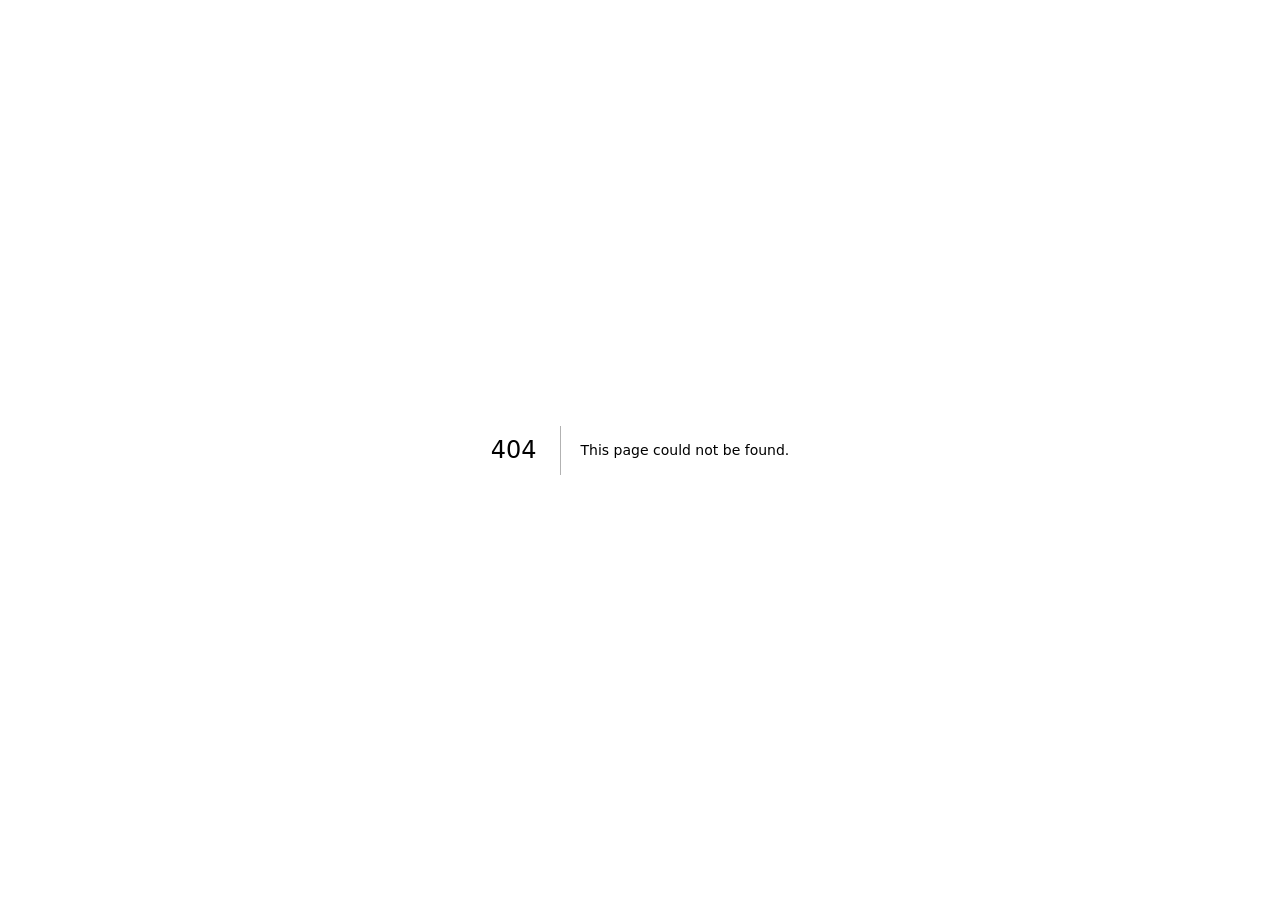
<file: 404/index.html>
<!DOCTYPE html><!--ILFJZ8gfZkaIhHZJUKo3O--><html lang="de" class="dark"><head><meta charSet="utf-8"/><meta name="viewport" content="width=device-width, initial-scale=1"/><link rel="stylesheet" href="/_next/static/chunks/34d933785a17edf3.css" data-precedence="next"/><link rel="stylesheet" href="/_next/static/chunks/c57a641bce2a78e8.css" data-precedence="next"/><link rel="preload" as="script" fetchPriority="low" href="/_next/static/chunks/f05fe5d17f93a808.js"/><script src="/_next/static/chunks/771dedee3f5e1621.js" async=""></script><script src="/_next/static/chunks/93cf8d9e202dfd11.js" async=""></script><script src="/_next/static/chunks/turbopack-b9b50222342ac137.js" async=""></script><script src="/_next/static/chunks/32ba1546d6d3d32f.js" async=""></script><script src="/_next/static/chunks/1d8b2efeaaf32db6.js" async=""></script><script src="/_next/static/chunks/2f236954d6a65e12.js" async=""></script><meta name="robots" content="noindex"/><meta name="next-size-adjust" content=""/><title>404: This page could not be found.</title><title>Quant OS — Dein KI-Hedgefonds für die Hosentasche</title><meta name="description" content="Autonomes, KI-gesteuertes Trading- und Research-System für Krypto, Aktien und Rohstoffe. Lokale Drohnen-Modelle gepaart mit Cloud-Intelligenz."/><meta name="keywords" content="Quant OS,KI Trading,Algorithmic Trading,Crypto,Aktien,Rohstoffe,Machine Learning,Smart Money,COT"/><meta property="og:title" content="Quant OS — Dein KI-Hedgefonds"/><meta property="og:description" content="Autonomes, KI-gesteuertes Trading- und Research-System für Krypto, Aktien und Rohstoffe."/><meta property="og:type" content="website"/><meta name="twitter:card" content="summary"/><meta name="twitter:title" content="Quant OS — Dein KI-Hedgefonds"/><meta name="twitter:description" content="Autonomes, KI-gesteuertes Trading- und Research-System für Krypto, Aktien und Rohstoffe."/><link rel="icon" href="/logo.svg"/><script src="/_next/static/chunks/a6dad97d9634a72d.js" noModule=""></script></head><body class="geist_a71539c9-module__T19VSG__variable geist_mono_8d43a2aa-module__8Li5zG__variable antialiased bg-background text-foreground"><div hidden=""><!--$--><!--/$--></div><div style="font-family:system-ui,&quot;Segoe UI&quot;,Roboto,Helvetica,Arial,sans-serif,&quot;Apple Color Emoji&quot;,&quot;Segoe UI Emoji&quot;;height:100vh;text-align:center;display:flex;flex-direction:column;align-items:center;justify-content:center"><div><style>body{color:#000;background:#fff;margin:0}.next-error-h1{border-right:1px solid rgba(0,0,0,.3)}@media (prefers-color-scheme:dark){body{color:#fff;background:#000}.next-error-h1{border-right:1px solid rgba(255,255,255,.3)}}</style><h1 class="next-error-h1" style="display:inline-block;margin:0 20px 0 0;padding:0 23px 0 0;font-size:24px;font-weight:500;vertical-align:top;line-height:49px">404</h1><div style="display:inline-block"><h2 style="font-size:14px;font-weight:400;line-height:49px;margin:0">This page could not be found.</h2></div></div></div><!--$--><!--/$--><div role="region" aria-label="Notifications (F8)" tabindex="-1" style="pointer-events:none"><ol tabindex="-1" class="fixed top-0 z-[100] flex max-h-screen w-full flex-col-reverse p-4 sm:bottom-0 sm:right-0 sm:top-auto sm:flex-col md:max-w-[420px]"></ol></div><script src="/_next/static/chunks/f05fe5d17f93a808.js" id="_R_" async=""></script><script>(self.__next_f=self.__next_f||[]).push([0])</script><script>self.__next_f.push([1,"1:\"$Sreact.fragment\"\n2:I[39756,[\"/_next/static/chunks/32ba1546d6d3d32f.js\",\"/_next/static/chunks/1d8b2efeaaf32db6.js\",\"/_next/static/chunks/2f236954d6a65e12.js\"],\"default\"]\n3:I[37457,[\"/_next/static/chunks/32ba1546d6d3d32f.js\",\"/_next/static/chunks/1d8b2efeaaf32db6.js\",\"/_next/static/chunks/2f236954d6a65e12.js\"],\"default\"]\n4:I[77855,[\"/_next/static/chunks/32ba1546d6d3d32f.js\",\"/_next/static/chunks/1d8b2efeaaf32db6.js\",\"/_next/static/chunks/2f236954d6a65e12.js\"],\"Toaster\"]\n5:I[97367,[\"/_next/static/chunks/32ba1546d6d3d32f.js\",\"/_next/static/chunks/1d8b2efeaaf32db6.js\",\"/_next/static/chunks/2f236954d6a65e12.js\"],\"OutletBoundary\"]\n6:\"$Sreact.suspense\"\n8:I[97367,[\"/_next/static/chunks/32ba1546d6d3d32f.js\",\"/_next/static/chunks/1d8b2efeaaf32db6.js\",\"/_next/static/chunks/2f236954d6a65e12.js\"],\"ViewportBoundary\"]\na:I[97367,[\"/_next/static/chunks/32ba1546d6d3d32f.js\",\"/_next/static/chunks/1d8b2efeaaf32db6.js\",\"/_next/static/chunks/2f236954d6a65e12.js\"],\"MetadataBoundary\"]\nc:I[68027,[\"/_next/static/chunks/32ba1546d6d3d32f.js\",\"/_next/static/chunks/1d8b2efeaaf32db6.js\",\"/_next/static/chunks/2f236954d6a65e12.js\"],\"default\"]\n:HL[\"/_next/static/chunks/34d933785a17edf3.css\",\"style\"]\n:HL[\"/_next/static/chunks/c57a641bce2a78e8.css\",\"style\"]\n"])</script><script>self.__next_f.push([1,"0:{\"P\":null,\"b\":\"ILFJZ8gfZkaIhHZJUKo3O\",\"c\":[\"\",\"_not-found\",\"\"],\"q\":\"\",\"i\":false,\"f\":[[[\"\",{\"children\":[\"/_not-found\",{\"children\":[\"__PAGE__\",{}]}]},\"$undefined\",\"$undefined\",true],[[\"$\",\"$1\",\"c\",{\"children\":[[[\"$\",\"link\",\"0\",{\"rel\":\"stylesheet\",\"href\":\"/_next/static/chunks/34d933785a17edf3.css\",\"precedence\":\"next\",\"crossOrigin\":\"$undefined\",\"nonce\":\"$undefined\"}],[\"$\",\"link\",\"1\",{\"rel\":\"stylesheet\",\"href\":\"/_next/static/chunks/c57a641bce2a78e8.css\",\"precedence\":\"next\",\"crossOrigin\":\"$undefined\",\"nonce\":\"$undefined\"}],[\"$\",\"script\",\"script-0\",{\"src\":\"/_next/static/chunks/32ba1546d6d3d32f.js\",\"async\":true,\"nonce\":\"$undefined\"}],[\"$\",\"script\",\"script-1\",{\"src\":\"/_next/static/chunks/1d8b2efeaaf32db6.js\",\"async\":true,\"nonce\":\"$undefined\"}],[\"$\",\"script\",\"script-2\",{\"src\":\"/_next/static/chunks/2f236954d6a65e12.js\",\"async\":true,\"nonce\":\"$undefined\"}]],[\"$\",\"html\",null,{\"lang\":\"de\",\"className\":\"dark\",\"suppressHydrationWarning\":true,\"children\":[\"$\",\"body\",null,{\"className\":\"geist_a71539c9-module__T19VSG__variable geist_mono_8d43a2aa-module__8Li5zG__variable antialiased bg-background text-foreground\",\"children\":[[\"$\",\"$L2\",null,{\"parallelRouterKey\":\"children\",\"error\":\"$undefined\",\"errorStyles\":\"$undefined\",\"errorScripts\":\"$undefined\",\"template\":[\"$\",\"$L3\",null,{}],\"templateStyles\":\"$undefined\",\"templateScripts\":\"$undefined\",\"notFound\":[[[\"$\",\"title\",null,{\"children\":\"404: This page could not be found.\"}],[\"$\",\"div\",null,{\"style\":{\"fontFamily\":\"system-ui,\\\"Segoe UI\\\",Roboto,Helvetica,Arial,sans-serif,\\\"Apple Color Emoji\\\",\\\"Segoe UI Emoji\\\"\",\"height\":\"100vh\",\"textAlign\":\"center\",\"display\":\"flex\",\"flexDirection\":\"column\",\"alignItems\":\"center\",\"justifyContent\":\"center\"},\"children\":[\"$\",\"div\",null,{\"children\":[[\"$\",\"style\",null,{\"dangerouslySetInnerHTML\":{\"__html\":\"body{color:#000;background:#fff;margin:0}.next-error-h1{border-right:1px solid rgba(0,0,0,.3)}@media (prefers-color-scheme:dark){body{color:#fff;background:#000}.next-error-h1{border-right:1px solid rgba(255,255,255,.3)}}\"}}],[\"$\",\"h1\",null,{\"className\":\"next-error-h1\",\"style\":{\"display\":\"inline-block\",\"margin\":\"0 20px 0 0\",\"padding\":\"0 23px 0 0\",\"fontSize\":24,\"fontWeight\":500,\"verticalAlign\":\"top\",\"lineHeight\":\"49px\"},\"children\":404}],[\"$\",\"div\",null,{\"style\":{\"display\":\"inline-block\"},\"children\":[\"$\",\"h2\",null,{\"style\":{\"fontSize\":14,\"fontWeight\":400,\"lineHeight\":\"49px\",\"margin\":0},\"children\":\"This page could not be found.\"}]}]]}]}]],[]],\"forbidden\":\"$undefined\",\"unauthorized\":\"$undefined\"}],[\"$\",\"$L4\",null,{}]]}]}]]}],{\"children\":[[\"$\",\"$1\",\"c\",{\"children\":[null,[\"$\",\"$L2\",null,{\"parallelRouterKey\":\"children\",\"error\":\"$undefined\",\"errorStyles\":\"$undefined\",\"errorScripts\":\"$undefined\",\"template\":[\"$\",\"$L3\",null,{}],\"templateStyles\":\"$undefined\",\"templateScripts\":\"$undefined\",\"notFound\":\"$undefined\",\"forbidden\":\"$undefined\",\"unauthorized\":\"$undefined\"}]]}],{\"children\":[[\"$\",\"$1\",\"c\",{\"children\":[[[\"$\",\"title\",null,{\"children\":\"404: This page could not be found.\"}],[\"$\",\"div\",null,{\"style\":\"$0:f:0:1:0:props:children:1:props:children:props:children:0:props:notFound:0:1:props:style\",\"children\":[\"$\",\"div\",null,{\"children\":[[\"$\",\"style\",null,{\"dangerouslySetInnerHTML\":{\"__html\":\"body{color:#000;background:#fff;margin:0}.next-error-h1{border-right:1px solid rgba(0,0,0,.3)}@media (prefers-color-scheme:dark){body{color:#fff;background:#000}.next-error-h1{border-right:1px solid rgba(255,255,255,.3)}}\"}}],[\"$\",\"h1\",null,{\"className\":\"next-error-h1\",\"style\":\"$0:f:0:1:0:props:children:1:props:children:props:children:0:props:notFound:0:1:props:children:props:children:1:props:style\",\"children\":404}],[\"$\",\"div\",null,{\"style\":\"$0:f:0:1:0:props:children:1:props:children:props:children:0:props:notFound:0:1:props:children:props:children:2:props:style\",\"children\":[\"$\",\"h2\",null,{\"style\":\"$0:f:0:1:0:props:children:1:props:children:props:children:0:props:notFound:0:1:props:children:props:children:2:props:children:props:style\",\"children\":\"This page could not be found.\"}]}]]}]}]],null,[\"$\",\"$L5\",null,{\"children\":[\"$\",\"$6\",null,{\"name\":\"Next.MetadataOutlet\",\"children\":\"$@7\"}]}]]}],{},null,false,false]},null,false,false]},null,false,false],[\"$\",\"$1\",\"h\",{\"children\":[[\"$\",\"meta\",null,{\"name\":\"robots\",\"content\":\"noindex\"}],[\"$\",\"$L8\",null,{\"children\":\"$L9\"}],[\"$\",\"div\",null,{\"hidden\":true,\"children\":[\"$\",\"$La\",null,{\"children\":[\"$\",\"$6\",null,{\"name\":\"Next.Metadata\",\"children\":\"$Lb\"}]}]}],[\"$\",\"meta\",null,{\"name\":\"next-size-adjust\",\"content\":\"\"}]]}],false]],\"m\":\"$undefined\",\"G\":[\"$c\",\"$undefined\"],\"S\":true}\n"])</script><script>self.__next_f.push([1,"9:[[\"$\",\"meta\",\"0\",{\"charSet\":\"utf-8\"}],[\"$\",\"meta\",\"1\",{\"name\":\"viewport\",\"content\":\"width=device-width, initial-scale=1\"}]]\n"])</script><script>self.__next_f.push([1,"d:I[27201,[\"/_next/static/chunks/32ba1546d6d3d32f.js\",\"/_next/static/chunks/1d8b2efeaaf32db6.js\",\"/_next/static/chunks/2f236954d6a65e12.js\"],\"IconMark\"]\n7:null\nb:[[\"$\",\"title\",\"0\",{\"children\":\"Quant OS — Dein KI-Hedgefonds für die Hosentasche\"}],[\"$\",\"meta\",\"1\",{\"name\":\"description\",\"content\":\"Autonomes, KI-gesteuertes Trading- und Research-System für Krypto, Aktien und Rohstoffe. Lokale Drohnen-Modelle gepaart mit Cloud-Intelligenz.\"}],[\"$\",\"meta\",\"2\",{\"name\":\"keywords\",\"content\":\"Quant OS,KI Trading,Algorithmic Trading,Crypto,Aktien,Rohstoffe,Machine Learning,Smart Money,COT\"}],[\"$\",\"meta\",\"3\",{\"property\":\"og:title\",\"content\":\"Quant OS — Dein KI-Hedgefonds\"}],[\"$\",\"meta\",\"4\",{\"property\":\"og:description\",\"content\":\"Autonomes, KI-gesteuertes Trading- und Research-System für Krypto, Aktien und Rohstoffe.\"}],[\"$\",\"meta\",\"5\",{\"property\":\"og:type\",\"content\":\"website\"}],[\"$\",\"meta\",\"6\",{\"name\":\"twitter:card\",\"content\":\"summary\"}],[\"$\",\"meta\",\"7\",{\"name\":\"twitter:title\",\"content\":\"Quant OS — Dein KI-Hedgefonds\"}],[\"$\",\"meta\",\"8\",{\"name\":\"twitter:description\",\"content\":\"Autonomes, KI-gesteuertes Trading- und Research-System für Krypto, Aktien und Rohstoffe.\"}],[\"$\",\"link\",\"9\",{\"rel\":\"icon\",\"href\":\"/logo.svg\"}],[\"$\",\"$Ld\",\"10\",{}]]\n"])</script></body></html>
</file>
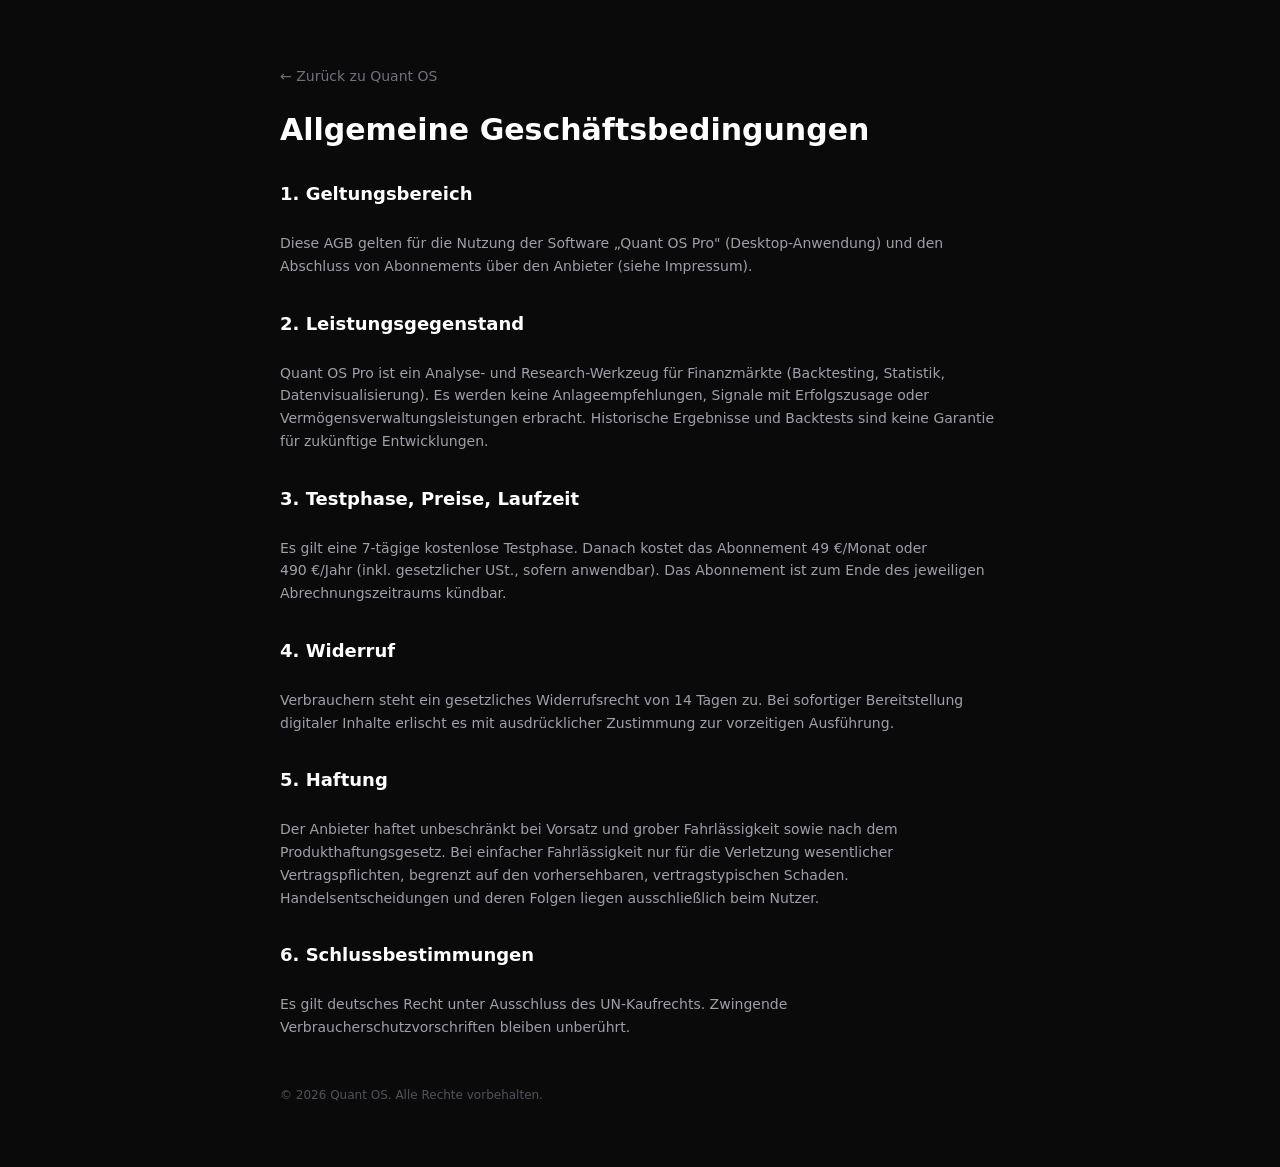
<file: agb/index.html>
<!DOCTYPE html><!--ILFJZ8gfZkaIhHZJUKo3O--><html lang="de" class="dark"><head><meta charSet="utf-8"/><meta name="viewport" content="width=device-width, initial-scale=1"/><link rel="preload" href="/_next/static/media/797e433ab948586e-s.p.29207c2f.woff2" as="font" crossorigin="" type="font/woff2"/><link rel="preload" href="/_next/static/media/caa3a2e1cccd8315-s.p.3b6cae6d.woff2" as="font" crossorigin="" type="font/woff2"/><link rel="stylesheet" href="/_next/static/chunks/34d933785a17edf3.css" data-precedence="next"/><link rel="stylesheet" href="/_next/static/chunks/c57a641bce2a78e8.css" data-precedence="next"/><link rel="preload" as="script" fetchPriority="low" href="/_next/static/chunks/f05fe5d17f93a808.js"/><script src="/_next/static/chunks/771dedee3f5e1621.js" async=""></script><script src="/_next/static/chunks/93cf8d9e202dfd11.js" async=""></script><script src="/_next/static/chunks/turbopack-b9b50222342ac137.js" async=""></script><script src="/_next/static/chunks/2f236954d6a65e12.js" async=""></script><script src="/_next/static/chunks/32ba1546d6d3d32f.js" async=""></script><script src="/_next/static/chunks/1d8b2efeaaf32db6.js" async=""></script><meta name="next-size-adjust" content=""/><title>AGB — Quant OS</title><meta name="description" content="Autonomes, KI-gesteuertes Trading- und Research-System für Krypto, Aktien und Rohstoffe. Lokale Drohnen-Modelle gepaart mit Cloud-Intelligenz."/><meta name="keywords" content="Quant OS,KI Trading,Algorithmic Trading,Crypto,Aktien,Rohstoffe,Machine Learning,Smart Money,COT"/><meta property="og:title" content="Quant OS — Dein KI-Hedgefonds"/><meta property="og:description" content="Autonomes, KI-gesteuertes Trading- und Research-System für Krypto, Aktien und Rohstoffe."/><meta property="og:type" content="website"/><meta name="twitter:card" content="summary"/><meta name="twitter:title" content="Quant OS — Dein KI-Hedgefonds"/><meta name="twitter:description" content="Autonomes, KI-gesteuertes Trading- und Research-System für Krypto, Aktien und Rohstoffe."/><link rel="icon" href="/logo.svg"/><script src="/_next/static/chunks/a6dad97d9634a72d.js" noModule=""></script></head><body class="geist_a71539c9-module__T19VSG__variable geist_mono_8d43a2aa-module__8Li5zG__variable antialiased bg-background text-foreground"><div hidden=""><!--$--><!--/$--></div><div class="bg-[#0a0a0a] min-h-screen text-[#ededed]"><div class="mx-auto max-w-3xl px-4 sm:px-6 py-16"><a href="/" class="text-sm text-zinc-500 hover:text-[#22d3ee] transition-colors">← Zurück zu Quant OS</a><h1 class="mt-6 mb-8 text-3xl font-bold text-white">Allgemeine Geschäftsbedingungen</h1><div class="space-y-6 text-sm leading-relaxed text-zinc-400 [&amp;_h2]:text-lg [&amp;_h2]:font-semibold [&amp;_h2]:text-white [&amp;_h2]:mt-8 [&amp;_strong]:text-zinc-200"><h2>1. Geltungsbereich</h2><p>Diese AGB gelten für die Nutzung der Software „Quant OS Pro&quot; (Desktop-Anwendung) und den Abschluss von Abonnements über den Anbieter (siehe Impressum).</p><h2>2. Leistungsgegenstand</h2><p>Quant OS Pro ist ein Analyse- und Research-Werkzeug für Finanzmärkte (Backtesting, Statistik, Datenvisualisierung). Es werden keine Anlageempfehlungen, Signale mit Erfolgszusage oder Vermögensverwaltungsleistungen erbracht. Historische Ergebnisse und Backtests sind keine Garantie für zukünftige Entwicklungen.</p><h2>3. Testphase, Preise, Laufzeit</h2><p>Es gilt eine 7-tägige kostenlose Testphase. Danach kostet das Abonnement 49 €/Monat oder 490 €/Jahr (inkl. gesetzlicher USt., sofern anwendbar). Das Abonnement ist zum Ende des jeweiligen Abrechnungszeitraums kündbar.</p><h2>4. Widerruf</h2><p>Verbrauchern steht ein gesetzliches Widerrufsrecht von 14 Tagen zu. Bei sofortiger Bereitstellung digitaler Inhalte erlischt es mit ausdrücklicher Zustimmung zur vorzeitigen Ausführung.</p><h2>5. Haftung</h2><p>Der Anbieter haftet unbeschränkt bei Vorsatz und grober Fahrlässigkeit sowie nach dem Produkthaftungsgesetz. Bei einfacher Fahrlässigkeit nur für die Verletzung wesentlicher Vertragspflichten, begrenzt auf den vorhersehbaren, vertragstypischen Schaden. Handelsentscheidungen und deren Folgen liegen ausschließlich beim Nutzer.</p><h2>6. Schlussbestimmungen</h2><p>Es gilt deutsches Recht unter Ausschluss des UN-Kaufrechts. Zwingende Verbraucherschutzvorschriften bleiben unberührt.</p></div><p class="mt-12 text-xs text-zinc-600">© 2026 Quant OS. Alle Rechte vorbehalten.</p></div></div><!--$--><!--/$--><div role="region" aria-label="Notifications (F8)" tabindex="-1" style="pointer-events:none"><ol tabindex="-1" class="fixed top-0 z-[100] flex max-h-screen w-full flex-col-reverse p-4 sm:bottom-0 sm:right-0 sm:top-auto sm:flex-col md:max-w-[420px]"></ol></div><script src="/_next/static/chunks/f05fe5d17f93a808.js" id="_R_" async=""></script><script>(self.__next_f=self.__next_f||[]).push([0])</script><script>self.__next_f.push([1,"1:\"$Sreact.fragment\"\n2:I[39756,[\"/_next/static/chunks/2f236954d6a65e12.js\"],\"default\"]\n3:I[37457,[\"/_next/static/chunks/2f236954d6a65e12.js\"],\"default\"]\n4:I[77855,[\"/_next/static/chunks/32ba1546d6d3d32f.js\",\"/_next/static/chunks/1d8b2efeaaf32db6.js\"],\"Toaster\"]\nc:I[68027,[\"/_next/static/chunks/2f236954d6a65e12.js\"],\"default\"]\n:HL[\"/_next/static/chunks/34d933785a17edf3.css\",\"style\"]\n:HL[\"/_next/static/chunks/c57a641bce2a78e8.css\",\"style\"]\n:HL[\"/_next/static/media/797e433ab948586e-s.p.29207c2f.woff2\",\"font\",{\"crossOrigin\":\"\",\"type\":\"font/woff2\"}]\n:HL[\"/_next/static/media/caa3a2e1cccd8315-s.p.3b6cae6d.woff2\",\"font\",{\"crossOrigin\":\"\",\"type\":\"font/woff2\"}]\n"])</script><script>self.__next_f.push([1,"0:{\"P\":null,\"b\":\"ILFJZ8gfZkaIhHZJUKo3O\",\"c\":[\"\",\"agb\",\"\"],\"q\":\"\",\"i\":false,\"f\":[[[\"\",{\"children\":[\"agb\",{\"children\":[\"__PAGE__\",{}]}]},\"$undefined\",\"$undefined\",true],[[\"$\",\"$1\",\"c\",{\"children\":[[[\"$\",\"link\",\"0\",{\"rel\":\"stylesheet\",\"href\":\"/_next/static/chunks/34d933785a17edf3.css\",\"precedence\":\"next\",\"crossOrigin\":\"$undefined\",\"nonce\":\"$undefined\"}],[\"$\",\"link\",\"1\",{\"rel\":\"stylesheet\",\"href\":\"/_next/static/chunks/c57a641bce2a78e8.css\",\"precedence\":\"next\",\"crossOrigin\":\"$undefined\",\"nonce\":\"$undefined\"}],[\"$\",\"script\",\"script-0\",{\"src\":\"/_next/static/chunks/32ba1546d6d3d32f.js\",\"async\":true,\"nonce\":\"$undefined\"}],[\"$\",\"script\",\"script-1\",{\"src\":\"/_next/static/chunks/1d8b2efeaaf32db6.js\",\"async\":true,\"nonce\":\"$undefined\"}]],[\"$\",\"html\",null,{\"lang\":\"de\",\"className\":\"dark\",\"suppressHydrationWarning\":true,\"children\":[\"$\",\"body\",null,{\"className\":\"geist_a71539c9-module__T19VSG__variable geist_mono_8d43a2aa-module__8Li5zG__variable antialiased bg-background text-foreground\",\"children\":[[\"$\",\"$L2\",null,{\"parallelRouterKey\":\"children\",\"error\":\"$undefined\",\"errorStyles\":\"$undefined\",\"errorScripts\":\"$undefined\",\"template\":[\"$\",\"$L3\",null,{}],\"templateStyles\":\"$undefined\",\"templateScripts\":\"$undefined\",\"notFound\":[[[\"$\",\"title\",null,{\"children\":\"404: This page could not be found.\"}],[\"$\",\"div\",null,{\"style\":{\"fontFamily\":\"system-ui,\\\"Segoe UI\\\",Roboto,Helvetica,Arial,sans-serif,\\\"Apple Color Emoji\\\",\\\"Segoe UI Emoji\\\"\",\"height\":\"100vh\",\"textAlign\":\"center\",\"display\":\"flex\",\"flexDirection\":\"column\",\"alignItems\":\"center\",\"justifyContent\":\"center\"},\"children\":[\"$\",\"div\",null,{\"children\":[[\"$\",\"style\",null,{\"dangerouslySetInnerHTML\":{\"__html\":\"body{color:#000;background:#fff;margin:0}.next-error-h1{border-right:1px solid rgba(0,0,0,.3)}@media (prefers-color-scheme:dark){body{color:#fff;background:#000}.next-error-h1{border-right:1px solid rgba(255,255,255,.3)}}\"}}],[\"$\",\"h1\",null,{\"className\":\"next-error-h1\",\"style\":{\"display\":\"inline-block\",\"margin\":\"0 20px 0 0\",\"padding\":\"0 23px 0 0\",\"fontSize\":24,\"fontWeight\":500,\"verticalAlign\":\"top\",\"lineHeight\":\"49px\"},\"children\":404}],[\"$\",\"div\",null,{\"style\":{\"display\":\"inline-block\"},\"children\":[\"$\",\"h2\",null,{\"style\":{\"fontSize\":14,\"fontWeight\":400,\"lineHeight\":\"49px\",\"margin\":0},\"children\":\"This page could not be found.\"}]}]]}]}]],[]],\"forbidden\":\"$undefined\",\"unauthorized\":\"$undefined\"}],[\"$\",\"$L4\",null,{}]]}]}]]}],{\"children\":[[\"$\",\"$1\",\"c\",{\"children\":[null,[\"$\",\"$L2\",null,{\"parallelRouterKey\":\"children\",\"error\":\"$undefined\",\"errorStyles\":\"$undefined\",\"errorScripts\":\"$undefined\",\"template\":[\"$\",\"$L3\",null,{}],\"templateStyles\":\"$undefined\",\"templateScripts\":\"$undefined\",\"notFound\":\"$undefined\",\"forbidden\":\"$undefined\",\"unauthorized\":\"$undefined\"}]]}],{\"children\":[[\"$\",\"$1\",\"c\",{\"children\":[[\"$\",\"div\",null,{\"className\":\"bg-[#0a0a0a] min-h-screen text-[#ededed]\",\"children\":[\"$\",\"div\",null,{\"className\":\"mx-auto max-w-3xl px-4 sm:px-6 py-16\",\"children\":[[\"$\",\"a\",null,{\"href\":\"/\",\"className\":\"text-sm text-zinc-500 hover:text-[#22d3ee] transition-colors\",\"children\":\"← Zurück zu Quant OS\"}],[\"$\",\"h1\",null,{\"className\":\"mt-6 mb-8 text-3xl font-bold text-white\",\"children\":\"Allgemeine Geschäftsbedingungen\"}],[\"$\",\"div\",null,{\"className\":\"space-y-6 text-sm leading-relaxed text-zinc-400 [\u0026_h2]:text-lg [\u0026_h2]:font-semibold [\u0026_h2]:text-white [\u0026_h2]:mt-8 [\u0026_strong]:text-zinc-200\",\"children\":[[\"$\",\"h2\",null,{\"children\":\"1. Geltungsbereich\"}],[\"$\",\"p\",null,{\"children\":\"Diese AGB gelten für die Nutzung der Software „Quant OS Pro\\\" (Desktop-Anwendung) und den Abschluss von Abonnements über den Anbieter (siehe Impressum).\"}],[\"$\",\"h2\",null,{\"children\":\"2. Leistungsgegenstand\"}],[\"$\",\"p\",null,{\"children\":\"Quant OS Pro ist ein Analyse- und Research-Werkzeug für Finanzmärkte (Backtesting, Statistik, Datenvisualisierung). Es werden keine Anlageempfehlungen, Signale mit Erfolgszusage oder Vermögensverwaltungsleistungen erbracht. Historische Ergebnisse und Backtests sind keine Garantie für zukünftige Entwicklungen.\"}],[\"$\",\"h2\",null,{\"children\":\"3. Testphase, Preise, Laufzeit\"}],[\"$\",\"p\",null,{\"children\":\"Es gilt eine 7-tägige kostenlose Testphase. Danach kostet das Abonnement 49 €/Monat oder 490 €/Jahr (inkl. gesetzlicher USt., sofern anwendbar). Das Abonnement ist zum Ende des jeweiligen Abrechnungszeitraums kündbar.\"}],[\"$\",\"h2\",null,{\"children\":\"4. Widerruf\"}],[\"$\",\"p\",null,{\"children\":\"Verbrauchern steht ein gesetzliches Widerrufsrecht von 14 Tagen zu. Bei sofortiger Bereitstellung digitaler Inhalte erlischt es mit ausdrücklicher Zustimmung zur vorzeitigen Ausführung.\"}],\"$L5\",\"$L6\",\"$L7\",\"$L8\"]}],\"$L9\"]}]}],null,\"$La\"]}],{},null,false,false]},null,false,false]},null,false,false],\"$Lb\",false]],\"m\":\"$undefined\",\"G\":[\"$c\",[]],\"S\":true}\n"])</script><script>self.__next_f.push([1,"d:I[97367,[\"/_next/static/chunks/2f236954d6a65e12.js\"],\"OutletBoundary\"]\ne:\"$Sreact.suspense\"\n10:I[97367,[\"/_next/static/chunks/2f236954d6a65e12.js\"],\"ViewportBoundary\"]\n12:I[97367,[\"/_next/static/chunks/2f236954d6a65e12.js\"],\"MetadataBoundary\"]\n5:[\"$\",\"h2\",null,{\"children\":\"5. Haftung\"}]\n6:[\"$\",\"p\",null,{\"children\":\"Der Anbieter haftet unbeschränkt bei Vorsatz und grober Fahrlässigkeit sowie nach dem Produkthaftungsgesetz. Bei einfacher Fahrlässigkeit nur für die Verletzung wesentlicher Vertragspflichten, begrenzt auf den vorhersehbaren, vertragstypischen Schaden. Handelsentscheidungen und deren Folgen liegen ausschließlich beim Nutzer.\"}]\n7:[\"$\",\"h2\",null,{\"children\":\"6. Schlussbestimmungen\"}]\n8:[\"$\",\"p\",null,{\"children\":\"Es gilt deutsches Recht unter Ausschluss des UN-Kaufrechts. Zwingende Verbraucherschutzvorschriften bleiben unberührt.\"}]\n9:[\"$\",\"p\",null,{\"className\":\"mt-12 text-xs text-zinc-600\",\"children\":\"© 2026 Quant OS. Alle Rechte vorbehalten.\"}]\na:[\"$\",\"$Ld\",null,{\"children\":[\"$\",\"$e\",null,{\"name\":\"Next.MetadataOutlet\",\"children\":\"$@f\"}]}]\nb:[\"$\",\"$1\",\"h\",{\"children\":[null,[\"$\",\"$L10\",null,{\"children\":\"$L11\"}],[\"$\",\"div\",null,{\"hidden\":true,\"children\":[\"$\",\"$L12\",null,{\"children\":[\"$\",\"$e\",null,{\"name\":\"Next.Metadata\",\"children\":\"$L13\"}]}]}],[\"$\",\"meta\",null,{\"name\":\"next-size-adjust\",\"content\":\"\"}]]}]\n"])</script><script>self.__next_f.push([1,"11:[[\"$\",\"meta\",\"0\",{\"charSet\":\"utf-8\"}],[\"$\",\"meta\",\"1\",{\"name\":\"viewport\",\"content\":\"width=device-width, initial-scale=1\"}]]\n"])</script><script>self.__next_f.push([1,"14:I[27201,[\"/_next/static/chunks/2f236954d6a65e12.js\"],\"IconMark\"]\nf:null\n13:[[\"$\",\"title\",\"0\",{\"children\":\"AGB — Quant OS\"}],[\"$\",\"meta\",\"1\",{\"name\":\"description\",\"content\":\"Autonomes, KI-gesteuertes Trading- und Research-System für Krypto, Aktien und Rohstoffe. Lokale Drohnen-Modelle gepaart mit Cloud-Intelligenz.\"}],[\"$\",\"meta\",\"2\",{\"name\":\"keywords\",\"content\":\"Quant OS,KI Trading,Algorithmic Trading,Crypto,Aktien,Rohstoffe,Machine Learning,Smart Money,COT\"}],[\"$\",\"meta\",\"3\",{\"property\":\"og:title\",\"content\":\"Quant OS — Dein KI-Hedgefonds\"}],[\"$\",\"meta\",\"4\",{\"property\":\"og:description\",\"content\":\"Autonomes, KI-gesteuertes Trading- und Research-System für Krypto, Aktien und Rohstoffe.\"}],[\"$\",\"meta\",\"5\",{\"property\":\"og:type\",\"content\":\"website\"}],[\"$\",\"meta\",\"6\",{\"name\":\"twitter:card\",\"content\":\"summary\"}],[\"$\",\"meta\",\"7\",{\"name\":\"twitter:title\",\"content\":\"Quant OS — Dein KI-Hedgefonds\"}],[\"$\",\"meta\",\"8\",{\"name\":\"twitter:description\",\"content\":\"Autonomes, KI-gesteuertes Trading- und Research-System für Krypto, Aktien und Rohstoffe.\"}],[\"$\",\"link\",\"9\",{\"rel\":\"icon\",\"href\":\"/logo.svg\"}],[\"$\",\"$L14\",\"10\",{}]]\n"])</script></body></html>
</file>
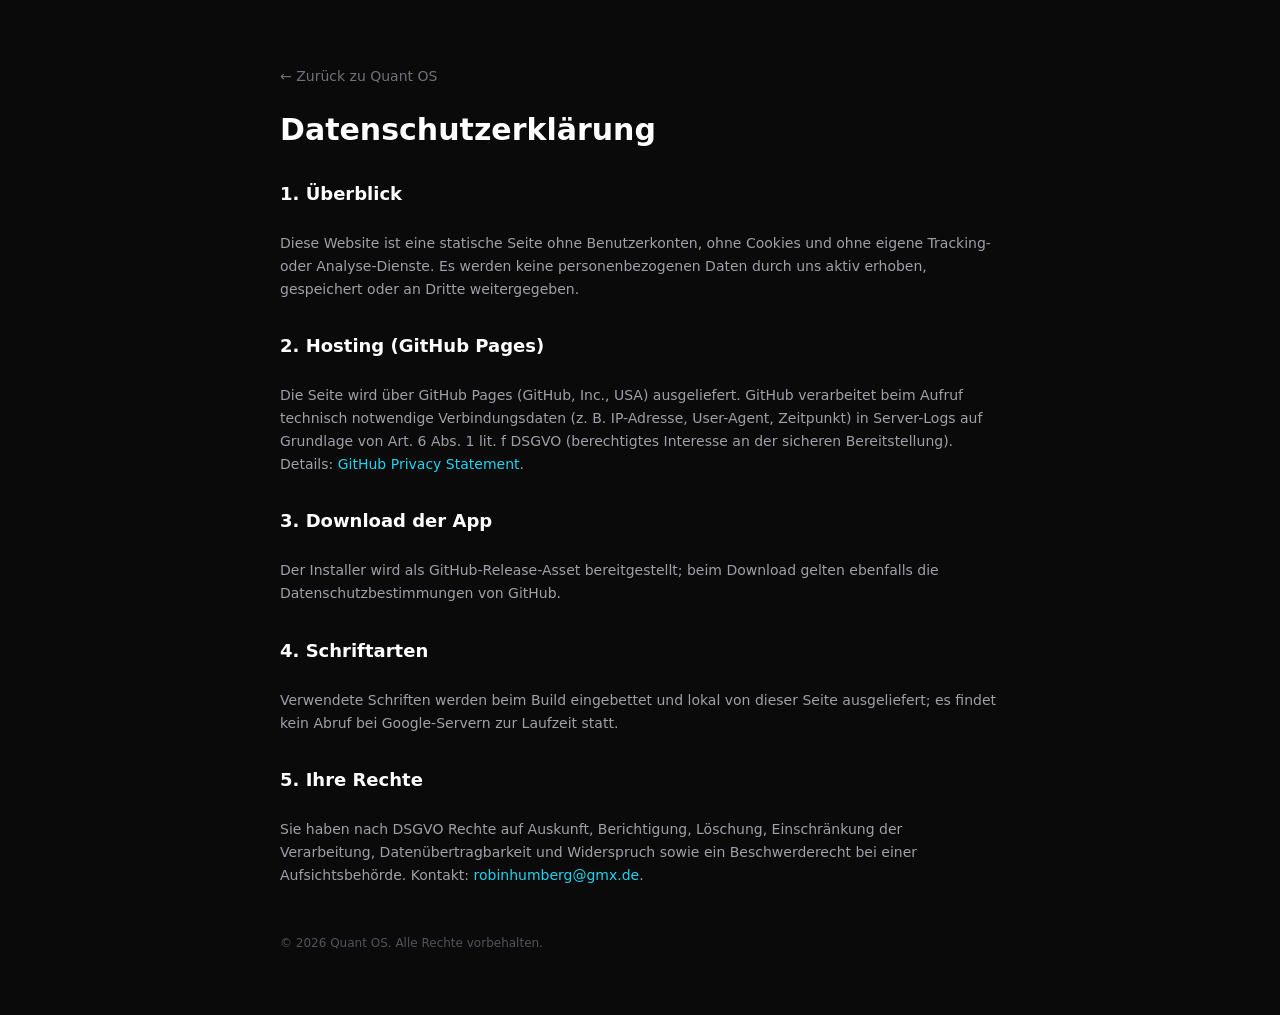
<file: datenschutz/index.html>
<!DOCTYPE html><!--ILFJZ8gfZkaIhHZJUKo3O--><html lang="de" class="dark"><head><meta charSet="utf-8"/><meta name="viewport" content="width=device-width, initial-scale=1"/><link rel="preload" href="/_next/static/media/797e433ab948586e-s.p.29207c2f.woff2" as="font" crossorigin="" type="font/woff2"/><link rel="preload" href="/_next/static/media/caa3a2e1cccd8315-s.p.3b6cae6d.woff2" as="font" crossorigin="" type="font/woff2"/><link rel="stylesheet" href="/_next/static/chunks/34d933785a17edf3.css" data-precedence="next"/><link rel="stylesheet" href="/_next/static/chunks/c57a641bce2a78e8.css" data-precedence="next"/><link rel="preload" as="script" fetchPriority="low" href="/_next/static/chunks/f05fe5d17f93a808.js"/><script src="/_next/static/chunks/771dedee3f5e1621.js" async=""></script><script src="/_next/static/chunks/93cf8d9e202dfd11.js" async=""></script><script src="/_next/static/chunks/turbopack-b9b50222342ac137.js" async=""></script><script src="/_next/static/chunks/2f236954d6a65e12.js" async=""></script><script src="/_next/static/chunks/32ba1546d6d3d32f.js" async=""></script><script src="/_next/static/chunks/1d8b2efeaaf32db6.js" async=""></script><meta name="next-size-adjust" content=""/><title>Datenschutz — Quant OS</title><meta name="description" content="Autonomes, KI-gesteuertes Trading- und Research-System für Krypto, Aktien und Rohstoffe. Lokale Drohnen-Modelle gepaart mit Cloud-Intelligenz."/><meta name="keywords" content="Quant OS,KI Trading,Algorithmic Trading,Crypto,Aktien,Rohstoffe,Machine Learning,Smart Money,COT"/><meta property="og:title" content="Quant OS — Dein KI-Hedgefonds"/><meta property="og:description" content="Autonomes, KI-gesteuertes Trading- und Research-System für Krypto, Aktien und Rohstoffe."/><meta property="og:type" content="website"/><meta name="twitter:card" content="summary"/><meta name="twitter:title" content="Quant OS — Dein KI-Hedgefonds"/><meta name="twitter:description" content="Autonomes, KI-gesteuertes Trading- und Research-System für Krypto, Aktien und Rohstoffe."/><link rel="icon" href="/logo.svg"/><script src="/_next/static/chunks/a6dad97d9634a72d.js" noModule=""></script></head><body class="geist_a71539c9-module__T19VSG__variable geist_mono_8d43a2aa-module__8Li5zG__variable antialiased bg-background text-foreground"><div hidden=""><!--$--><!--/$--></div><div class="bg-[#0a0a0a] min-h-screen text-[#ededed]"><div class="mx-auto max-w-3xl px-4 sm:px-6 py-16"><a href="/" class="text-sm text-zinc-500 hover:text-[#22d3ee] transition-colors">← Zurück zu Quant OS</a><h1 class="mt-6 mb-8 text-3xl font-bold text-white">Datenschutzerklärung</h1><div class="space-y-6 text-sm leading-relaxed text-zinc-400 [&amp;_h2]:text-lg [&amp;_h2]:font-semibold [&amp;_h2]:text-white [&amp;_h2]:mt-8 [&amp;_strong]:text-zinc-200"><h2>1. Überblick</h2><p>Diese Website ist eine statische Seite ohne Benutzerkonten, ohne Cookies und ohne eigene Tracking- oder Analyse-Dienste. Es werden keine personenbezogenen Daten durch uns aktiv erhoben, gespeichert oder an Dritte weitergegeben.</p><h2>2. Hosting (GitHub Pages)</h2><p>Die Seite wird über GitHub Pages (GitHub, Inc., USA) ausgeliefert. GitHub verarbeitet beim Aufruf technisch notwendige Verbindungsdaten (z. B. IP-Adresse, User-Agent, Zeitpunkt) in Server-Logs auf Grundlage von Art. 6 Abs. 1 lit. f DSGVO (berechtigtes Interesse an der sicheren Bereitstellung). Details:<!-- --> <a href="https://docs.github.com/site-policy/privacy-policies/github-general-privacy-statement" class="text-[#22d3ee]" rel="noopener noreferrer" target="_blank">GitHub Privacy Statement</a>.</p><h2>3. Download der App</h2><p>Der Installer wird als GitHub-Release-Asset bereitgestellt; beim Download gelten ebenfalls die Datenschutzbestimmungen von GitHub.</p><h2>4. Schriftarten</h2><p>Verwendete Schriften werden beim Build eingebettet und lokal von dieser Seite ausgeliefert; es findet kein Abruf bei Google-Servern zur Laufzeit statt.</p><h2>5. Ihre Rechte</h2><p>Sie haben nach DSGVO Rechte auf Auskunft, Berichtigung, Löschung, Einschränkung der Verarbeitung, Datenübertragbarkeit und Widerspruch sowie ein Beschwerderecht bei einer Aufsichtsbehörde. Kontakt:<!-- --> <a href="mailto:robinhumberg@gmx.de" class="text-[#22d3ee]">robinhumberg@gmx.de</a>.</p></div><p class="mt-12 text-xs text-zinc-600">© 2026 Quant OS. Alle Rechte vorbehalten.</p></div></div><!--$--><!--/$--><div role="region" aria-label="Notifications (F8)" tabindex="-1" style="pointer-events:none"><ol tabindex="-1" class="fixed top-0 z-[100] flex max-h-screen w-full flex-col-reverse p-4 sm:bottom-0 sm:right-0 sm:top-auto sm:flex-col md:max-w-[420px]"></ol></div><script src="/_next/static/chunks/f05fe5d17f93a808.js" id="_R_" async=""></script><script>(self.__next_f=self.__next_f||[]).push([0])</script><script>self.__next_f.push([1,"1:\"$Sreact.fragment\"\n2:I[39756,[\"/_next/static/chunks/2f236954d6a65e12.js\"],\"default\"]\n3:I[37457,[\"/_next/static/chunks/2f236954d6a65e12.js\"],\"default\"]\n4:I[77855,[\"/_next/static/chunks/32ba1546d6d3d32f.js\",\"/_next/static/chunks/1d8b2efeaaf32db6.js\"],\"Toaster\"]\nc:I[68027,[\"/_next/static/chunks/2f236954d6a65e12.js\"],\"default\"]\n:HL[\"/_next/static/chunks/34d933785a17edf3.css\",\"style\"]\n:HL[\"/_next/static/chunks/c57a641bce2a78e8.css\",\"style\"]\n:HL[\"/_next/static/media/797e433ab948586e-s.p.29207c2f.woff2\",\"font\",{\"crossOrigin\":\"\",\"type\":\"font/woff2\"}]\n:HL[\"/_next/static/media/caa3a2e1cccd8315-s.p.3b6cae6d.woff2\",\"font\",{\"crossOrigin\":\"\",\"type\":\"font/woff2\"}]\n"])</script><script>self.__next_f.push([1,"0:{\"P\":null,\"b\":\"ILFJZ8gfZkaIhHZJUKo3O\",\"c\":[\"\",\"datenschutz\",\"\"],\"q\":\"\",\"i\":false,\"f\":[[[\"\",{\"children\":[\"datenschutz\",{\"children\":[\"__PAGE__\",{}]}]},\"$undefined\",\"$undefined\",true],[[\"$\",\"$1\",\"c\",{\"children\":[[[\"$\",\"link\",\"0\",{\"rel\":\"stylesheet\",\"href\":\"/_next/static/chunks/34d933785a17edf3.css\",\"precedence\":\"next\",\"crossOrigin\":\"$undefined\",\"nonce\":\"$undefined\"}],[\"$\",\"link\",\"1\",{\"rel\":\"stylesheet\",\"href\":\"/_next/static/chunks/c57a641bce2a78e8.css\",\"precedence\":\"next\",\"crossOrigin\":\"$undefined\",\"nonce\":\"$undefined\"}],[\"$\",\"script\",\"script-0\",{\"src\":\"/_next/static/chunks/32ba1546d6d3d32f.js\",\"async\":true,\"nonce\":\"$undefined\"}],[\"$\",\"script\",\"script-1\",{\"src\":\"/_next/static/chunks/1d8b2efeaaf32db6.js\",\"async\":true,\"nonce\":\"$undefined\"}]],[\"$\",\"html\",null,{\"lang\":\"de\",\"className\":\"dark\",\"suppressHydrationWarning\":true,\"children\":[\"$\",\"body\",null,{\"className\":\"geist_a71539c9-module__T19VSG__variable geist_mono_8d43a2aa-module__8Li5zG__variable antialiased bg-background text-foreground\",\"children\":[[\"$\",\"$L2\",null,{\"parallelRouterKey\":\"children\",\"error\":\"$undefined\",\"errorStyles\":\"$undefined\",\"errorScripts\":\"$undefined\",\"template\":[\"$\",\"$L3\",null,{}],\"templateStyles\":\"$undefined\",\"templateScripts\":\"$undefined\",\"notFound\":[[[\"$\",\"title\",null,{\"children\":\"404: This page could not be found.\"}],[\"$\",\"div\",null,{\"style\":{\"fontFamily\":\"system-ui,\\\"Segoe UI\\\",Roboto,Helvetica,Arial,sans-serif,\\\"Apple Color Emoji\\\",\\\"Segoe UI Emoji\\\"\",\"height\":\"100vh\",\"textAlign\":\"center\",\"display\":\"flex\",\"flexDirection\":\"column\",\"alignItems\":\"center\",\"justifyContent\":\"center\"},\"children\":[\"$\",\"div\",null,{\"children\":[[\"$\",\"style\",null,{\"dangerouslySetInnerHTML\":{\"__html\":\"body{color:#000;background:#fff;margin:0}.next-error-h1{border-right:1px solid rgba(0,0,0,.3)}@media (prefers-color-scheme:dark){body{color:#fff;background:#000}.next-error-h1{border-right:1px solid rgba(255,255,255,.3)}}\"}}],[\"$\",\"h1\",null,{\"className\":\"next-error-h1\",\"style\":{\"display\":\"inline-block\",\"margin\":\"0 20px 0 0\",\"padding\":\"0 23px 0 0\",\"fontSize\":24,\"fontWeight\":500,\"verticalAlign\":\"top\",\"lineHeight\":\"49px\"},\"children\":404}],[\"$\",\"div\",null,{\"style\":{\"display\":\"inline-block\"},\"children\":[\"$\",\"h2\",null,{\"style\":{\"fontSize\":14,\"fontWeight\":400,\"lineHeight\":\"49px\",\"margin\":0},\"children\":\"This page could not be found.\"}]}]]}]}]],[]],\"forbidden\":\"$undefined\",\"unauthorized\":\"$undefined\"}],[\"$\",\"$L4\",null,{}]]}]}]]}],{\"children\":[[\"$\",\"$1\",\"c\",{\"children\":[null,[\"$\",\"$L2\",null,{\"parallelRouterKey\":\"children\",\"error\":\"$undefined\",\"errorStyles\":\"$undefined\",\"errorScripts\":\"$undefined\",\"template\":[\"$\",\"$L3\",null,{}],\"templateStyles\":\"$undefined\",\"templateScripts\":\"$undefined\",\"notFound\":\"$undefined\",\"forbidden\":\"$undefined\",\"unauthorized\":\"$undefined\"}]]}],{\"children\":[[\"$\",\"$1\",\"c\",{\"children\":[[\"$\",\"div\",null,{\"className\":\"bg-[#0a0a0a] min-h-screen text-[#ededed]\",\"children\":[\"$\",\"div\",null,{\"className\":\"mx-auto max-w-3xl px-4 sm:px-6 py-16\",\"children\":[[\"$\",\"a\",null,{\"href\":\"/\",\"className\":\"text-sm text-zinc-500 hover:text-[#22d3ee] transition-colors\",\"children\":\"← Zurück zu Quant OS\"}],[\"$\",\"h1\",null,{\"className\":\"mt-6 mb-8 text-3xl font-bold text-white\",\"children\":\"Datenschutzerklärung\"}],[\"$\",\"div\",null,{\"className\":\"space-y-6 text-sm leading-relaxed text-zinc-400 [\u0026_h2]:text-lg [\u0026_h2]:font-semibold [\u0026_h2]:text-white [\u0026_h2]:mt-8 [\u0026_strong]:text-zinc-200\",\"children\":[[\"$\",\"h2\",null,{\"children\":\"1. Überblick\"}],[\"$\",\"p\",null,{\"children\":\"Diese Website ist eine statische Seite ohne Benutzerkonten, ohne Cookies und ohne eigene Tracking- oder Analyse-Dienste. Es werden keine personenbezogenen Daten durch uns aktiv erhoben, gespeichert oder an Dritte weitergegeben.\"}],[\"$\",\"h2\",null,{\"children\":\"2. Hosting (GitHub Pages)\"}],[\"$\",\"p\",null,{\"children\":[\"Die Seite wird über GitHub Pages (GitHub, Inc., USA) ausgeliefert. GitHub verarbeitet beim Aufruf technisch notwendige Verbindungsdaten (z. B. IP-Adresse, User-Agent, Zeitpunkt) in Server-Logs auf Grundlage von Art. 6 Abs. 1 lit. f DSGVO (berechtigtes Interesse an der sicheren Bereitstellung). Details:\",\" \",[\"$\",\"a\",null,{\"href\":\"https://docs.github.com/site-policy/privacy-policies/github-general-privacy-statement\",\"className\":\"text-[#22d3ee]\",\"rel\":\"noopener noreferrer\",\"target\":\"_blank\",\"children\":\"GitHub Privacy Statement\"}],\".\"]}],[\"$\",\"h2\",null,{\"children\":\"3. Download der App\"}],[\"$\",\"p\",null,{\"children\":\"Der Installer wird als GitHub-Release-Asset bereitgestellt; beim Download gelten ebenfalls die Datenschutzbestimmungen von GitHub.\"}],\"$L5\",\"$L6\",\"$L7\",\"$L8\"]}],\"$L9\"]}]}],null,\"$La\"]}],{},null,false,false]},null,false,false]},null,false,false],\"$Lb\",false]],\"m\":\"$undefined\",\"G\":[\"$c\",[]],\"S\":true}\n"])</script><script>self.__next_f.push([1,"d:I[97367,[\"/_next/static/chunks/2f236954d6a65e12.js\"],\"OutletBoundary\"]\ne:\"$Sreact.suspense\"\n10:I[97367,[\"/_next/static/chunks/2f236954d6a65e12.js\"],\"ViewportBoundary\"]\n12:I[97367,[\"/_next/static/chunks/2f236954d6a65e12.js\"],\"MetadataBoundary\"]\n5:[\"$\",\"h2\",null,{\"children\":\"4. Schriftarten\"}]\n6:[\"$\",\"p\",null,{\"children\":\"Verwendete Schriften werden beim Build eingebettet und lokal von dieser Seite ausgeliefert; es findet kein Abruf bei Google-Servern zur Laufzeit statt.\"}]\n7:[\"$\",\"h2\",null,{\"children\":\"5. Ihre Rechte\"}]\n8:[\"$\",\"p\",null,{\"children\":[\"Sie haben nach DSGVO Rechte auf Auskunft, Berichtigung, Löschung, Einschränkung der Verarbeitung, Datenübertragbarkeit und Widerspruch sowie ein Beschwerderecht bei einer Aufsichtsbehörde. Kontakt:\",\" \",[\"$\",\"a\",null,{\"href\":\"mailto:robinhumberg@gmx.de\",\"className\":\"text-[#22d3ee]\",\"children\":\"robinhumberg@gmx.de\"}],\".\"]}]\n9:[\"$\",\"p\",null,{\"className\":\"mt-12 text-xs text-zinc-600\",\"children\":\"© 2026 Quant OS. Alle Rechte vorbehalten.\"}]\na:[\"$\",\"$Ld\",null,{\"children\":[\"$\",\"$e\",null,{\"name\":\"Next.MetadataOutlet\",\"children\":\"$@f\"}]}]\nb:[\"$\",\"$1\",\"h\",{\"children\":[null,[\"$\",\"$L10\",null,{\"children\":\"$L11\"}],[\"$\",\"div\",null,{\"hidden\":true,\"children\":[\"$\",\"$L12\",null,{\"children\":[\"$\",\"$e\",null,{\"name\":\"Next.Metadata\",\"children\":\"$L13\"}]}]}],[\"$\",\"meta\",null,{\"name\":\"next-size-adjust\",\"content\":\"\"}]]}]\n"])</script><script>self.__next_f.push([1,"11:[[\"$\",\"meta\",\"0\",{\"charSet\":\"utf-8\"}],[\"$\",\"meta\",\"1\",{\"name\":\"viewport\",\"content\":\"width=device-width, initial-scale=1\"}]]\n"])</script><script>self.__next_f.push([1,"14:I[27201,[\"/_next/static/chunks/2f236954d6a65e12.js\"],\"IconMark\"]\nf:null\n13:[[\"$\",\"title\",\"0\",{\"children\":\"Datenschutz — Quant OS\"}],[\"$\",\"meta\",\"1\",{\"name\":\"description\",\"content\":\"Autonomes, KI-gesteuertes Trading- und Research-System für Krypto, Aktien und Rohstoffe. Lokale Drohnen-Modelle gepaart mit Cloud-Intelligenz.\"}],[\"$\",\"meta\",\"2\",{\"name\":\"keywords\",\"content\":\"Quant OS,KI Trading,Algorithmic Trading,Crypto,Aktien,Rohstoffe,Machine Learning,Smart Money,COT\"}],[\"$\",\"meta\",\"3\",{\"property\":\"og:title\",\"content\":\"Quant OS — Dein KI-Hedgefonds\"}],[\"$\",\"meta\",\"4\",{\"property\":\"og:description\",\"content\":\"Autonomes, KI-gesteuertes Trading- und Research-System für Krypto, Aktien und Rohstoffe.\"}],[\"$\",\"meta\",\"5\",{\"property\":\"og:type\",\"content\":\"website\"}],[\"$\",\"meta\",\"6\",{\"name\":\"twitter:card\",\"content\":\"summary\"}],[\"$\",\"meta\",\"7\",{\"name\":\"twitter:title\",\"content\":\"Quant OS — Dein KI-Hedgefonds\"}],[\"$\",\"meta\",\"8\",{\"name\":\"twitter:description\",\"content\":\"Autonomes, KI-gesteuertes Trading- und Research-System für Krypto, Aktien und Rohstoffe.\"}],[\"$\",\"link\",\"9\",{\"rel\":\"icon\",\"href\":\"/logo.svg\"}],[\"$\",\"$L14\",\"10\",{}]]\n"])</script></body></html>
</file>
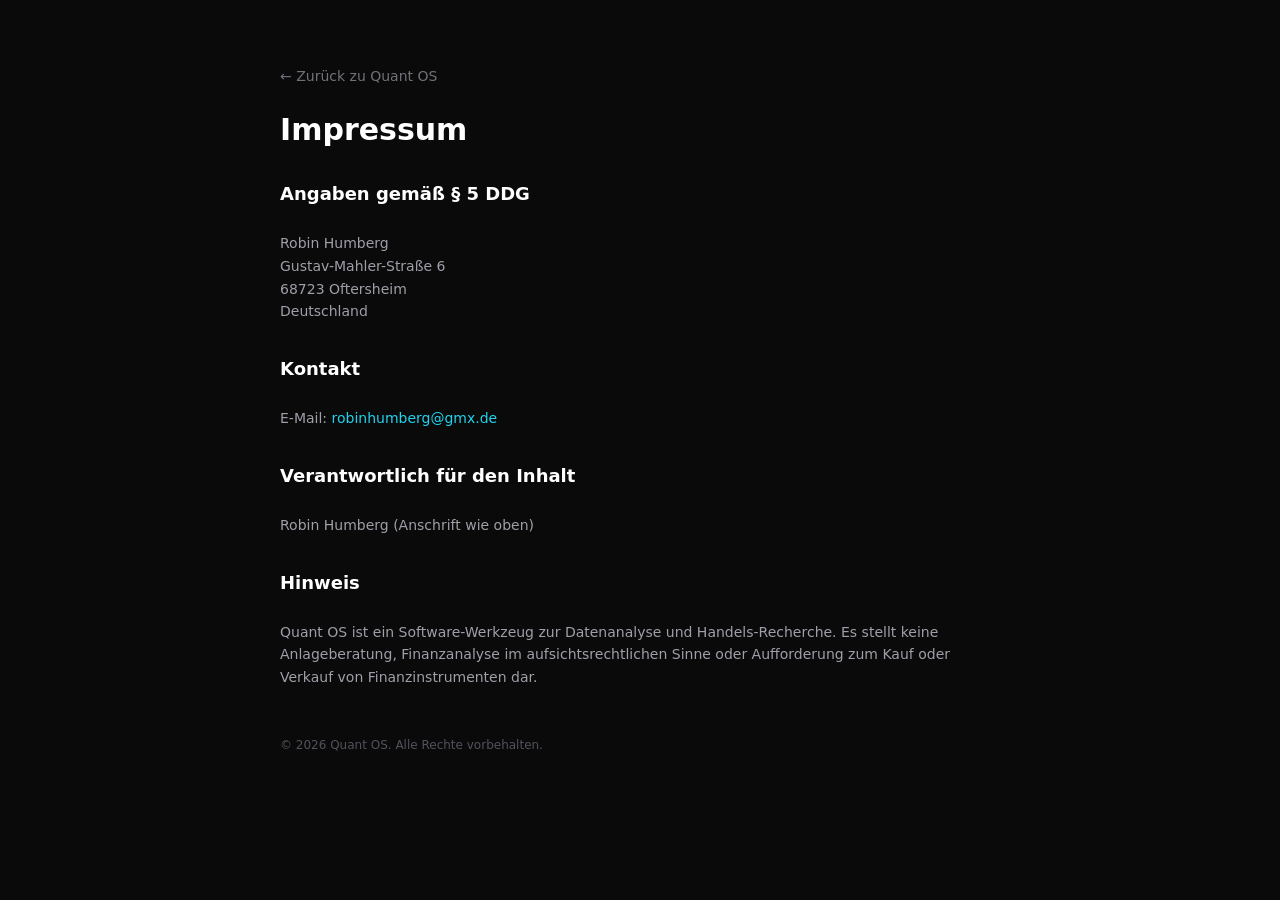
<file: impressum/index.html>
<!DOCTYPE html><!--ILFJZ8gfZkaIhHZJUKo3O--><html lang="de" class="dark"><head><meta charSet="utf-8"/><meta name="viewport" content="width=device-width, initial-scale=1"/><link rel="preload" href="/_next/static/media/797e433ab948586e-s.p.29207c2f.woff2" as="font" crossorigin="" type="font/woff2"/><link rel="preload" href="/_next/static/media/caa3a2e1cccd8315-s.p.3b6cae6d.woff2" as="font" crossorigin="" type="font/woff2"/><link rel="stylesheet" href="/_next/static/chunks/34d933785a17edf3.css" data-precedence="next"/><link rel="stylesheet" href="/_next/static/chunks/c57a641bce2a78e8.css" data-precedence="next"/><link rel="preload" as="script" fetchPriority="low" href="/_next/static/chunks/f05fe5d17f93a808.js"/><script src="/_next/static/chunks/771dedee3f5e1621.js" async=""></script><script src="/_next/static/chunks/93cf8d9e202dfd11.js" async=""></script><script src="/_next/static/chunks/turbopack-b9b50222342ac137.js" async=""></script><script src="/_next/static/chunks/2f236954d6a65e12.js" async=""></script><script src="/_next/static/chunks/32ba1546d6d3d32f.js" async=""></script><script src="/_next/static/chunks/1d8b2efeaaf32db6.js" async=""></script><meta name="next-size-adjust" content=""/><title>Impressum — Quant OS</title><meta name="description" content="Autonomes, KI-gesteuertes Trading- und Research-System für Krypto, Aktien und Rohstoffe. Lokale Drohnen-Modelle gepaart mit Cloud-Intelligenz."/><meta name="keywords" content="Quant OS,KI Trading,Algorithmic Trading,Crypto,Aktien,Rohstoffe,Machine Learning,Smart Money,COT"/><meta property="og:title" content="Quant OS — Dein KI-Hedgefonds"/><meta property="og:description" content="Autonomes, KI-gesteuertes Trading- und Research-System für Krypto, Aktien und Rohstoffe."/><meta property="og:type" content="website"/><meta name="twitter:card" content="summary"/><meta name="twitter:title" content="Quant OS — Dein KI-Hedgefonds"/><meta name="twitter:description" content="Autonomes, KI-gesteuertes Trading- und Research-System für Krypto, Aktien und Rohstoffe."/><link rel="icon" href="/logo.svg"/><script src="/_next/static/chunks/a6dad97d9634a72d.js" noModule=""></script></head><body class="geist_a71539c9-module__T19VSG__variable geist_mono_8d43a2aa-module__8Li5zG__variable antialiased bg-background text-foreground"><div hidden=""><!--$--><!--/$--></div><div class="bg-[#0a0a0a] min-h-screen text-[#ededed]"><div class="mx-auto max-w-3xl px-4 sm:px-6 py-16"><a href="/" class="text-sm text-zinc-500 hover:text-[#22d3ee] transition-colors">← Zurück zu Quant OS</a><h1 class="mt-6 mb-8 text-3xl font-bold text-white">Impressum</h1><div class="space-y-6 text-sm leading-relaxed text-zinc-400 [&amp;_h2]:text-lg [&amp;_h2]:font-semibold [&amp;_h2]:text-white [&amp;_h2]:mt-8 [&amp;_strong]:text-zinc-200"><h2>Angaben gemäß § 5 DDG</h2><p>Robin Humberg<br/>Gustav-Mahler-Straße 6<br/>68723 Oftersheim<br/>Deutschland</p><h2>Kontakt</h2><p>E-Mail:<!-- --> <a href="mailto:robinhumberg@gmx.de" class="text-[#22d3ee]">robinhumberg@gmx.de</a></p><h2>Verantwortlich für den Inhalt</h2><p>Robin Humberg (Anschrift wie oben)</p><h2>Hinweis</h2><p>Quant OS ist ein Software-Werkzeug zur Datenanalyse und Handels-Recherche. Es stellt keine Anlageberatung, Finanzanalyse im aufsichtsrechtlichen Sinne oder Aufforderung zum Kauf oder Verkauf von Finanzinstrumenten dar.</p></div><p class="mt-12 text-xs text-zinc-600">© 2026 Quant OS. Alle Rechte vorbehalten.</p></div></div><!--$--><!--/$--><div role="region" aria-label="Notifications (F8)" tabindex="-1" style="pointer-events:none"><ol tabindex="-1" class="fixed top-0 z-[100] flex max-h-screen w-full flex-col-reverse p-4 sm:bottom-0 sm:right-0 sm:top-auto sm:flex-col md:max-w-[420px]"></ol></div><script src="/_next/static/chunks/f05fe5d17f93a808.js" id="_R_" async=""></script><script>(self.__next_f=self.__next_f||[]).push([0])</script><script>self.__next_f.push([1,"1:\"$Sreact.fragment\"\n2:I[39756,[\"/_next/static/chunks/2f236954d6a65e12.js\"],\"default\"]\n3:I[37457,[\"/_next/static/chunks/2f236954d6a65e12.js\"],\"default\"]\n4:I[77855,[\"/_next/static/chunks/32ba1546d6d3d32f.js\",\"/_next/static/chunks/1d8b2efeaaf32db6.js\"],\"Toaster\"]\n5:I[97367,[\"/_next/static/chunks/2f236954d6a65e12.js\"],\"OutletBoundary\"]\n6:\"$Sreact.suspense\"\n8:I[97367,[\"/_next/static/chunks/2f236954d6a65e12.js\"],\"ViewportBoundary\"]\na:I[97367,[\"/_next/static/chunks/2f236954d6a65e12.js\"],\"MetadataBoundary\"]\nc:I[68027,[\"/_next/static/chunks/2f236954d6a65e12.js\"],\"default\"]\n:HL[\"/_next/static/chunks/34d933785a17edf3.css\",\"style\"]\n:HL[\"/_next/static/chunks/c57a641bce2a78e8.css\",\"style\"]\n:HL[\"/_next/static/media/797e433ab948586e-s.p.29207c2f.woff2\",\"font\",{\"crossOrigin\":\"\",\"type\":\"font/woff2\"}]\n:HL[\"/_next/static/media/caa3a2e1cccd8315-s.p.3b6cae6d.woff2\",\"font\",{\"crossOrigin\":\"\",\"type\":\"font/woff2\"}]\n"])</script><script>self.__next_f.push([1,"0:{\"P\":null,\"b\":\"ILFJZ8gfZkaIhHZJUKo3O\",\"c\":[\"\",\"impressum\",\"\"],\"q\":\"\",\"i\":false,\"f\":[[[\"\",{\"children\":[\"impressum\",{\"children\":[\"__PAGE__\",{}]}]},\"$undefined\",\"$undefined\",true],[[\"$\",\"$1\",\"c\",{\"children\":[[[\"$\",\"link\",\"0\",{\"rel\":\"stylesheet\",\"href\":\"/_next/static/chunks/34d933785a17edf3.css\",\"precedence\":\"next\",\"crossOrigin\":\"$undefined\",\"nonce\":\"$undefined\"}],[\"$\",\"link\",\"1\",{\"rel\":\"stylesheet\",\"href\":\"/_next/static/chunks/c57a641bce2a78e8.css\",\"precedence\":\"next\",\"crossOrigin\":\"$undefined\",\"nonce\":\"$undefined\"}],[\"$\",\"script\",\"script-0\",{\"src\":\"/_next/static/chunks/32ba1546d6d3d32f.js\",\"async\":true,\"nonce\":\"$undefined\"}],[\"$\",\"script\",\"script-1\",{\"src\":\"/_next/static/chunks/1d8b2efeaaf32db6.js\",\"async\":true,\"nonce\":\"$undefined\"}]],[\"$\",\"html\",null,{\"lang\":\"de\",\"className\":\"dark\",\"suppressHydrationWarning\":true,\"children\":[\"$\",\"body\",null,{\"className\":\"geist_a71539c9-module__T19VSG__variable geist_mono_8d43a2aa-module__8Li5zG__variable antialiased bg-background text-foreground\",\"children\":[[\"$\",\"$L2\",null,{\"parallelRouterKey\":\"children\",\"error\":\"$undefined\",\"errorStyles\":\"$undefined\",\"errorScripts\":\"$undefined\",\"template\":[\"$\",\"$L3\",null,{}],\"templateStyles\":\"$undefined\",\"templateScripts\":\"$undefined\",\"notFound\":[[[\"$\",\"title\",null,{\"children\":\"404: This page could not be found.\"}],[\"$\",\"div\",null,{\"style\":{\"fontFamily\":\"system-ui,\\\"Segoe UI\\\",Roboto,Helvetica,Arial,sans-serif,\\\"Apple Color Emoji\\\",\\\"Segoe UI Emoji\\\"\",\"height\":\"100vh\",\"textAlign\":\"center\",\"display\":\"flex\",\"flexDirection\":\"column\",\"alignItems\":\"center\",\"justifyContent\":\"center\"},\"children\":[\"$\",\"div\",null,{\"children\":[[\"$\",\"style\",null,{\"dangerouslySetInnerHTML\":{\"__html\":\"body{color:#000;background:#fff;margin:0}.next-error-h1{border-right:1px solid rgba(0,0,0,.3)}@media (prefers-color-scheme:dark){body{color:#fff;background:#000}.next-error-h1{border-right:1px solid rgba(255,255,255,.3)}}\"}}],[\"$\",\"h1\",null,{\"className\":\"next-error-h1\",\"style\":{\"display\":\"inline-block\",\"margin\":\"0 20px 0 0\",\"padding\":\"0 23px 0 0\",\"fontSize\":24,\"fontWeight\":500,\"verticalAlign\":\"top\",\"lineHeight\":\"49px\"},\"children\":404}],[\"$\",\"div\",null,{\"style\":{\"display\":\"inline-block\"},\"children\":[\"$\",\"h2\",null,{\"style\":{\"fontSize\":14,\"fontWeight\":400,\"lineHeight\":\"49px\",\"margin\":0},\"children\":\"This page could not be found.\"}]}]]}]}]],[]],\"forbidden\":\"$undefined\",\"unauthorized\":\"$undefined\"}],[\"$\",\"$L4\",null,{}]]}]}]]}],{\"children\":[[\"$\",\"$1\",\"c\",{\"children\":[null,[\"$\",\"$L2\",null,{\"parallelRouterKey\":\"children\",\"error\":\"$undefined\",\"errorStyles\":\"$undefined\",\"errorScripts\":\"$undefined\",\"template\":[\"$\",\"$L3\",null,{}],\"templateStyles\":\"$undefined\",\"templateScripts\":\"$undefined\",\"notFound\":\"$undefined\",\"forbidden\":\"$undefined\",\"unauthorized\":\"$undefined\"}]]}],{\"children\":[[\"$\",\"$1\",\"c\",{\"children\":[[\"$\",\"div\",null,{\"className\":\"bg-[#0a0a0a] min-h-screen text-[#ededed]\",\"children\":[\"$\",\"div\",null,{\"className\":\"mx-auto max-w-3xl px-4 sm:px-6 py-16\",\"children\":[[\"$\",\"a\",null,{\"href\":\"/\",\"className\":\"text-sm text-zinc-500 hover:text-[#22d3ee] transition-colors\",\"children\":\"← Zurück zu Quant OS\"}],[\"$\",\"h1\",null,{\"className\":\"mt-6 mb-8 text-3xl font-bold text-white\",\"children\":\"Impressum\"}],[\"$\",\"div\",null,{\"className\":\"space-y-6 text-sm leading-relaxed text-zinc-400 [\u0026_h2]:text-lg [\u0026_h2]:font-semibold [\u0026_h2]:text-white [\u0026_h2]:mt-8 [\u0026_strong]:text-zinc-200\",\"children\":[[\"$\",\"h2\",null,{\"children\":\"Angaben gemäß § 5 DDG\"}],[\"$\",\"p\",null,{\"children\":[\"Robin Humberg\",[\"$\",\"br\",null,{}],\"Gustav-Mahler-Straße 6\",[\"$\",\"br\",null,{}],\"68723 Oftersheim\",[\"$\",\"br\",null,{}],\"Deutschland\"]}],[\"$\",\"h2\",null,{\"children\":\"Kontakt\"}],[\"$\",\"p\",null,{\"children\":[\"E-Mail:\",\" \",[\"$\",\"a\",null,{\"href\":\"mailto:robinhumberg@gmx.de\",\"className\":\"text-[#22d3ee]\",\"children\":\"robinhumberg@gmx.de\"}]]}],[\"$\",\"h2\",null,{\"children\":\"Verantwortlich für den Inhalt\"}],[\"$\",\"p\",null,{\"children\":\"Robin Humberg (Anschrift wie oben)\"}],[\"$\",\"h2\",null,{\"children\":\"Hinweis\"}],[\"$\",\"p\",null,{\"children\":\"Quant OS ist ein Software-Werkzeug zur Datenanalyse und Handels-Recherche. Es stellt keine Anlageberatung, Finanzanalyse im aufsichtsrechtlichen Sinne oder Aufforderung zum Kauf oder Verkauf von Finanzinstrumenten dar.\"}]]}],[\"$\",\"p\",null,{\"className\":\"mt-12 text-xs text-zinc-600\",\"children\":\"© 2026 Quant OS. Alle Rechte vorbehalten.\"}]]}]}],null,[\"$\",\"$L5\",null,{\"children\":[\"$\",\"$6\",null,{\"name\":\"Next.MetadataOutlet\",\"children\":\"$@7\"}]}]]}],{},null,false,false]},null,false,false]},null,false,false],[\"$\",\"$1\",\"h\",{\"children\":[null,[\"$\",\"$L8\",null,{\"children\":\"$L9\"}],[\"$\",\"div\",null,{\"hidden\":true,\"children\":[\"$\",\"$La\",null,{\"children\":[\"$\",\"$6\",null,{\"name\":\"Next.Metadata\",\"children\":\"$Lb\"}]}]}],[\"$\",\"meta\",null,{\"name\":\"next-size-adjust\",\"content\":\"\"}]]}],false]],\"m\":\"$undefined\",\"G\":[\"$c\",[]],\"S\":true}\n"])</script><script>self.__next_f.push([1,"9:[[\"$\",\"meta\",\"0\",{\"charSet\":\"utf-8\"}],[\"$\",\"meta\",\"1\",{\"name\":\"viewport\",\"content\":\"width=device-width, initial-scale=1\"}]]\n"])</script><script>self.__next_f.push([1,"d:I[27201,[\"/_next/static/chunks/2f236954d6a65e12.js\"],\"IconMark\"]\n7:null\nb:[[\"$\",\"title\",\"0\",{\"children\":\"Impressum — Quant OS\"}],[\"$\",\"meta\",\"1\",{\"name\":\"description\",\"content\":\"Autonomes, KI-gesteuertes Trading- und Research-System für Krypto, Aktien und Rohstoffe. Lokale Drohnen-Modelle gepaart mit Cloud-Intelligenz.\"}],[\"$\",\"meta\",\"2\",{\"name\":\"keywords\",\"content\":\"Quant OS,KI Trading,Algorithmic Trading,Crypto,Aktien,Rohstoffe,Machine Learning,Smart Money,COT\"}],[\"$\",\"meta\",\"3\",{\"property\":\"og:title\",\"content\":\"Quant OS — Dein KI-Hedgefonds\"}],[\"$\",\"meta\",\"4\",{\"property\":\"og:description\",\"content\":\"Autonomes, KI-gesteuertes Trading- und Research-System für Krypto, Aktien und Rohstoffe.\"}],[\"$\",\"meta\",\"5\",{\"property\":\"og:type\",\"content\":\"website\"}],[\"$\",\"meta\",\"6\",{\"name\":\"twitter:card\",\"content\":\"summary\"}],[\"$\",\"meta\",\"7\",{\"name\":\"twitter:title\",\"content\":\"Quant OS — Dein KI-Hedgefonds\"}],[\"$\",\"meta\",\"8\",{\"name\":\"twitter:description\",\"content\":\"Autonomes, KI-gesteuertes Trading- und Research-System für Krypto, Aktien und Rohstoffe.\"}],[\"$\",\"link\",\"9\",{\"rel\":\"icon\",\"href\":\"/logo.svg\"}],[\"$\",\"$Ld\",\"10\",{}]]\n"])</script></body></html>
</file>
<file: _next/static/chunks/34d933785a17edf3.css>
@font-face{font-family:Geist;font-style:normal;font-weight:100 900;font-display:swap;src:url(../media/fef07dbb0973bf53-s.518e079e.woff2)format("woff2");unicode-range:U+460-52F,U+1C80-1C8A,U+20B4,U+2DE0-2DFF,U+A640-A69F,U+FE2E-FE2F}@font-face{font-family:Geist;font-style:normal;font-weight:100 900;font-display:swap;src:url(../media/8a480f0b521d4e75-s.ea323500.woff2)format("woff2");unicode-range:U+301,U+400-45F,U+490-491,U+4B0-4B1,U+2116}@font-face{font-family:Geist;font-style:normal;font-weight:100 900;font-display:swap;src:url(../media/53b9e256198e5412-s.853d50a3.woff2)format("woff2");unicode-range:U+102-103,U+110-111,U+128-129,U+168-169,U+1A0-1A1,U+1AF-1B0,U+300-301,U+303-304,U+308-309,U+323,U+329,U+1EA0-1EF9,U+20AB}@font-face{font-family:Geist;font-style:normal;font-weight:100 900;font-display:swap;src:url(../media/7178b3e590c64307-s.55554cd0.woff2)format("woff2");unicode-range:U+100-2BA,U+2BD-2C5,U+2C7-2CC,U+2CE-2D7,U+2DD-2FF,U+304,U+308,U+329,U+1D00-1DBF,U+1E00-1E9F,U+1EF2-1EFF,U+2020,U+20A0-20AB,U+20AD-20C0,U+2113,U+2C60-2C7F,U+A720-A7FF}@font-face{font-family:Geist;font-style:normal;font-weight:100 900;font-display:swap;src:url(../media/caa3a2e1cccd8315-s.p.3b6cae6d.woff2)format("woff2");unicode-range:U+??,U+131,U+152-153,U+2BB-2BC,U+2C6,U+2DA,U+2DC,U+304,U+308,U+329,U+2000-206F,U+20AC,U+2122,U+2191,U+2193,U+2212,U+2215,U+FEFF,U+FFFD}@font-face{font-family:Geist Fallback;src:local(Arial);ascent-override:95.94%;descent-override:28.16%;line-gap-override:0.0%;size-adjust:104.76%}.geist_a71539c9-module__T19VSG__className{font-family:Geist,Geist Fallback;font-style:normal}.geist_a71539c9-module__T19VSG__variable{--font-geist-sans:"Geist","Geist Fallback"}
@font-face{font-family:Geist Mono;font-style:normal;font-weight:100 900;font-display:swap;src:url(../media/5ce348bf30bf5439-s.56c1f21e.woff2)format("woff2");unicode-range:U+460-52F,U+1C80-1C8A,U+20B4,U+2DE0-2DFF,U+A640-A69F,U+FE2E-FE2F}@font-face{font-family:Geist Mono;font-style:normal;font-weight:100 900;font-display:swap;src:url(../media/4fa387ec64143e14-s.3b336396.woff2)format("woff2");unicode-range:U+301,U+400-45F,U+490-491,U+4B0-4B1,U+2116}@font-face{font-family:Geist Mono;font-style:normal;font-weight:100 900;font-display:swap;src:url(../media/6306c77e7c8268e4-s.e3369375.woff2)format("woff2");unicode-range:U+2000-2001,U+2004-2008,U+200A,U+23B8-23BD,U+2500-259F}@font-face{font-family:Geist Mono;font-style:normal;font-weight:100 900;font-display:swap;src:url(../media/7d817b4c03b0c5f1-s.a40b9a8b.woff2)format("woff2");unicode-range:U+102-103,U+110-111,U+128-129,U+168-169,U+1A0-1A1,U+1AF-1B0,U+300-301,U+303-304,U+308-309,U+323,U+329,U+1EA0-1EF9,U+20AB}@font-face{font-family:Geist Mono;font-style:normal;font-weight:100 900;font-display:swap;src:url(../media/bbc41e54d2fcbd21-s.fe42ddf4.woff2)format("woff2");unicode-range:U+100-2BA,U+2BD-2C5,U+2C7-2CC,U+2CE-2D7,U+2DD-2FF,U+304,U+308,U+329,U+1D00-1DBF,U+1E00-1E9F,U+1EF2-1EFF,U+2020,U+20A0-20AB,U+20AD-20C0,U+2113,U+2C60-2C7F,U+A720-A7FF}@font-face{font-family:Geist Mono;font-style:normal;font-weight:100 900;font-display:swap;src:url(../media/797e433ab948586e-s.p.29207c2f.woff2)format("woff2");unicode-range:U+??,U+131,U+152-153,U+2BB-2BC,U+2C6,U+2DA,U+2DC,U+304,U+308,U+329,U+2000-206F,U+20AC,U+2122,U+2191,U+2193,U+2212,U+2215,U+FEFF,U+FFFD}@font-face{font-family:Geist Mono Fallback;src:local(Arial);ascent-override:74.67%;descent-override:21.92%;line-gap-override:0.0%;size-adjust:134.59%}.geist_mono_8d43a2aa-module__8Li5zG__className{font-family:Geist Mono,Geist Mono Fallback;font-style:normal}.geist_mono_8d43a2aa-module__8Li5zG__variable{--font-geist-mono:"Geist Mono","Geist Mono Fallback"}
</file>
<file: _next/static/chunks/c57a641bce2a78e8.css>
@layer properties{@supports (((-webkit-hyphens:none)) and (not (margin-trim:inline))) or ((-moz-orient:inline) and (not (color:rgb(from red r g b)))){*,:before,:after,::backdrop{--tw-translate-x:0;--tw-translate-y:0;--tw-translate-z:0;--tw-rotate-x:initial;--tw-rotate-y:initial;--tw-rotate-z:initial;--tw-skew-x:initial;--tw-skew-y:initial;--tw-space-y-reverse:0;--tw-space-x-reverse:0;--tw-border-style:solid;--tw-gradient-position:initial;--tw-gradient-from:#0000;--tw-gradient-via:#0000;--tw-gradient-to:#0000;--tw-gradient-stops:initial;--tw-gradient-via-stops:initial;--tw-gradient-from-position:0%;--tw-gradient-via-position:50%;--tw-gradient-to-position:100%;--tw-leading:initial;--tw-font-weight:initial;--tw-tracking:initial;--tw-ordinal:initial;--tw-slashed-zero:initial;--tw-numeric-figure:initial;--tw-numeric-spacing:initial;--tw-numeric-fraction:initial;--tw-shadow:0 0 #0000;--tw-shadow-color:initial;--tw-shadow-alpha:100%;--tw-inset-shadow:0 0 #0000;--tw-inset-shadow-color:initial;--tw-inset-shadow-alpha:100%;--tw-ring-color:initial;--tw-ring-shadow:0 0 #0000;--tw-inset-ring-color:initial;--tw-inset-ring-shadow:0 0 #0000;--tw-ring-inset:initial;--tw-ring-offset-width:0px;--tw-ring-offset-color:#fff;--tw-ring-offset-shadow:0 0 #0000;--tw-outline-style:solid;--tw-blur:initial;--tw-brightness:initial;--tw-contrast:initial;--tw-grayscale:initial;--tw-hue-rotate:initial;--tw-invert:initial;--tw-opacity:initial;--tw-saturate:initial;--tw-sepia:initial;--tw-drop-shadow:initial;--tw-drop-shadow-color:initial;--tw-drop-shadow-alpha:100%;--tw-drop-shadow-size:initial;--tw-backdrop-blur:initial;--tw-backdrop-brightness:initial;--tw-backdrop-contrast:initial;--tw-backdrop-grayscale:initial;--tw-backdrop-hue-rotate:initial;--tw-backdrop-invert:initial;--tw-backdrop-opacity:initial;--tw-backdrop-saturate:initial;--tw-backdrop-sepia:initial;--tw-duration:initial;--tw-ease:initial;--tw-content:"";--tw-animation-delay:0s;--tw-animation-direction:normal;--tw-animation-duration:initial;--tw-animation-fill-mode:none;--tw-animation-iteration-count:1;--tw-enter-blur:0;--tw-enter-opacity:1;--tw-enter-rotate:0;--tw-enter-scale:1;--tw-enter-translate-x:0;--tw-enter-translate-y:0;--tw-exit-blur:0;--tw-exit-opacity:1;--tw-exit-rotate:0;--tw-exit-scale:1;--tw-exit-translate-x:0;--tw-exit-translate-y:0}}}@layer theme{:root,:host{--color-red-50:#fef2f2;--color-red-300:#ffa3a3;--color-red-400:#ff6568;--color-red-600:#e40014;--color-cyan-400:#00d2ef;--color-cyan-500:#00b7d7;--color-zinc-200:#e4e4e7;--color-zinc-300:#d4d4d8;--color-zinc-400:#9f9fa9;--color-zinc-500:#71717b;--color-zinc-600:#52525c;--color-zinc-700:#3f3f46;--color-zinc-800:#27272a;--color-zinc-900:#18181b;--color-black:#000;--color-white:#fff;--spacing:.25rem;--container-xs:20rem;--container-sm:24rem;--container-md:28rem;--container-lg:32rem;--container-xl:36rem;--container-2xl:42rem;--container-3xl:48rem;--container-4xl:56rem;--container-5xl:64rem;--container-6xl:72rem;--container-7xl:80rem;--text-xs:.75rem;--text-xs--line-height:calc(1/.75);--text-sm:.875rem;--text-sm--line-height:calc(1.25/.875);--text-base:1rem;--text-base--line-height:calc(1.5/1);--text-lg:1.125rem;--text-lg--line-height:calc(1.75/1.125);--text-xl:1.25rem;--text-xl--line-height:calc(1.75/1.25);--text-2xl:1.5rem;--text-2xl--line-height:calc(2/1.5);--text-3xl:1.875rem;--text-3xl--line-height:calc(2.25/1.875);--text-4xl:2.25rem;--text-4xl--line-height:calc(2.5/2.25);--text-5xl:3rem;--text-5xl--line-height:1;--text-6xl:3.75rem;--text-6xl--line-height:1;--font-weight-normal:400;--font-weight-medium:500;--font-weight-semibold:600;--font-weight-bold:700;--tracking-tight:-.025em;--tracking-wider:.05em;--tracking-widest:.1em;--leading-tight:1.25;--leading-relaxed:1.625;--radius-xs:.125rem;--radius-2xl:1rem;--ease-in-out:cubic-bezier(.4,0,.2,1);--animate-pulse:pulse 2s cubic-bezier(.4,0,.6,1)infinite;--blur-sm:8px;--blur-xl:24px;--aspect-video:16/9;--default-transition-duration:.15s;--default-transition-timing-function:cubic-bezier(.4,0,.2,1);--default-font-family:var(--font-geist-sans);--default-mono-font-family:var(--font-geist-mono);--color-border:var(--border)}@supports (color:lab(0% 0 0)){:root,:host{--color-red-50:lab(96.5005% 4.18511 1.52329);--color-red-300:lab(76.5514% 36.4219 15.5335);--color-red-400:lab(63.7053% 60.7449 31.3109);--color-red-600:lab(48.4493% 77.4328 61.5452);--color-cyan-400:lab(76.6045% -40.9406 -29.6231);--color-cyan-500:lab(67.805% -35.3952 -30.2018);--color-zinc-200:lab(90.6853% .399202 -1.45452);--color-zinc-300:lab(84.9837% .601262 -2.17985);--color-zinc-400:lab(65.6464% 1.53494 -5.42429);--color-zinc-500:lab(47.8878% 1.65477 -5.77283);--color-zinc-600:lab(35.1166% 1.7821 -6.1173);--color-zinc-700:lab(26.8019% 1.35386 -4.68303);--color-zinc-800:lab(15.7305% .613749 -2.16959);--color-zinc-900:lab(8.30603% .618212 -2.16573)}}}@layer base{*,:after,:before,::backdrop{box-sizing:border-box;border:0 solid;margin:0;padding:0}::file-selector-button{box-sizing:border-box;border:0 solid;margin:0;padding:0}html,:host{-webkit-text-size-adjust:100%;tab-size:4;line-height:1.5;font-family:var(--default-font-family,ui-sans-serif,system-ui,sans-serif,"Apple Color Emoji","Segoe UI Emoji","Segoe UI Symbol","Noto Color Emoji");font-feature-settings:var(--default-font-feature-settings,normal);font-variation-settings:var(--default-font-variation-settings,normal);-webkit-tap-highlight-color:transparent}hr{height:0;color:inherit;border-top-width:1px}abbr:where([title]){-webkit-text-decoration:underline dotted;text-decoration:underline dotted}h1,h2,h3,h4,h5,h6{font-size:inherit;font-weight:inherit}a{color:inherit;-webkit-text-decoration:inherit;-webkit-text-decoration:inherit;-webkit-text-decoration:inherit;-webkit-text-decoration:inherit;text-decoration:inherit}b,strong{font-weight:bolder}code,kbd,samp,pre{font-family:var(--default-mono-font-family,ui-monospace,SFMono-Regular,Menlo,Monaco,Consolas,"Liberation Mono","Courier New",monospace);font-feature-settings:var(--default-mono-font-feature-settings,normal);font-variation-settings:var(--default-mono-font-variation-settings,normal);font-size:1em}small{font-size:80%}sub,sup{vertical-align:baseline;font-size:75%;line-height:0;position:relative}sub{bottom:-.25em}sup{top:-.5em}table{text-indent:0;border-color:inherit;border-collapse:collapse}:-moz-focusring{outline:auto}progress{vertical-align:baseline}summary{display:list-item}ol,ul,menu{list-style:none}img,svg,video,canvas,audio,iframe,embed,object{vertical-align:middle;display:block}img,video{max-width:100%;height:auto}button,input,select,optgroup,textarea{font:inherit;font-feature-settings:inherit;font-variation-settings:inherit;letter-spacing:inherit;color:inherit;opacity:1;background-color:#0000;border-radius:0}::file-selector-button{font:inherit;font-feature-settings:inherit;font-variation-settings:inherit;letter-spacing:inherit;color:inherit;opacity:1;background-color:#0000;border-radius:0}:where(select:is([multiple],[size])) optgroup{font-weight:bolder}:where(select:is([multiple],[size])) optgroup option{padding-inline-start:20px}::file-selector-button{margin-inline-end:4px}::placeholder{opacity:1}@supports (not ((-webkit-appearance:-apple-pay-button))) or (contain-intrinsic-size:1px){::placeholder{color:currentColor}@supports (color:color-mix(in lab, red, red)){::placeholder{color:color-mix(in oklab,currentcolor 50%,transparent)}}}textarea{resize:vertical}::-webkit-search-decoration{-webkit-appearance:none}::-webkit-date-and-time-value{min-height:1lh;text-align:inherit}::-webkit-datetime-edit{display:inline-flex}::-webkit-datetime-edit-fields-wrapper{padding:0}::-webkit-datetime-edit{padding-block:0}::-webkit-datetime-edit-year-field{padding-block:0}::-webkit-datetime-edit-month-field{padding-block:0}::-webkit-datetime-edit-day-field{padding-block:0}::-webkit-datetime-edit-hour-field{padding-block:0}::-webkit-datetime-edit-minute-field{padding-block:0}::-webkit-datetime-edit-second-field{padding-block:0}::-webkit-datetime-edit-millisecond-field{padding-block:0}::-webkit-datetime-edit-meridiem-field{padding-block:0}::-webkit-calendar-picker-indicator{line-height:1}:-moz-ui-invalid{box-shadow:none}button,input:where([type=button],[type=reset],[type=submit]){appearance:button}::file-selector-button{appearance:button}::-webkit-inner-spin-button{height:auto}::-webkit-outer-spin-button{height:auto}[hidden]:where(:not([hidden=until-found])){display:none!important}*{border-color:var(--border);outline-color:var(--ring)}@supports (color:color-mix(in lab, red, red)){*{outline-color:color-mix(in oklab,var(--ring)50%,transparent)}}body{background-color:var(--background);color:var(--foreground)}}@layer components;@layer utilities{.\@container\/card-header{container:card-header/inline-size}.pointer-events-auto{pointer-events:auto}.pointer-events-none{pointer-events:none}.invisible{visibility:hidden}.sr-only{clip-path:inset(50%);white-space:nowrap;border-width:0;width:1px;height:1px;margin:-1px;padding:0;position:absolute;overflow:hidden}.absolute{position:absolute}.fixed{position:fixed}.relative{position:relative}.sticky{position:sticky}.inset-0{inset:calc(var(--spacing)*0)}.inset-x-0{inset-inline:calc(var(--spacing)*0)}.inset-y-0{inset-block:calc(var(--spacing)*0)}.-top-12{top:calc(var(--spacing)*-12)}.-top-40{top:calc(var(--spacing)*-40)}.top-0{top:calc(var(--spacing)*0)}.top-1{top:calc(var(--spacing)*1)}.top-1\.5{top:calc(var(--spacing)*1.5)}.top-1\/2{top:50%}.top-3{top:calc(var(--spacing)*3)}.top-3\.5{top:calc(var(--spacing)*3.5)}.top-4{top:calc(var(--spacing)*4)}.top-\[1px\]{top:1px}.top-\[8\%\]{top:8%}.top-\[50\%\]{top:50%}.top-\[60\%\]{top:60%}.top-full{top:100%}.-right-12{right:calc(var(--spacing)*-12)}.right-0{right:calc(var(--spacing)*0)}.right-1{right:calc(var(--spacing)*1)}.right-1\.5{right:calc(var(--spacing)*1.5)}.right-2{right:calc(var(--spacing)*2)}.right-3{right:calc(var(--spacing)*3)}.right-4{right:calc(var(--spacing)*4)}.-bottom-12{bottom:calc(var(--spacing)*-12)}.bottom-0{bottom:calc(var(--spacing)*0)}.bottom-1{bottom:calc(var(--spacing)*1)}.bottom-2\.5{bottom:calc(var(--spacing)*2.5)}.bottom-3{bottom:calc(var(--spacing)*3)}.-left-12{left:calc(var(--spacing)*-12)}.left-0{left:calc(var(--spacing)*0)}.left-1\.5{left:calc(var(--spacing)*1.5)}.left-1\/2{left:50%}.left-2{left:calc(var(--spacing)*2)}.left-3{left:calc(var(--spacing)*3)}.left-\[50\%\]{left:50%}.isolate{isolation:isolate}.z-0{z-index:0}.z-10{z-index:10}.z-20{z-index:20}.z-30{z-index:30}.z-50{z-index:50}.z-\[1\]{z-index:1}.z-\[100\]{z-index:100}.col-start-2{grid-column-start:2}.row-span-2{grid-row:span 2/span 2}.row-start-1{grid-row-start:1}.container{width:100%}@media (min-width:40rem){.container{max-width:40rem}}@media (min-width:48rem){.container{max-width:48rem}}@media (min-width:64rem){.container{max-width:64rem}}@media (min-width:80rem){.container{max-width:80rem}}@media (min-width:96rem){.container{max-width:96rem}}.-mx-1{margin-inline:calc(var(--spacing)*-1)}.mx-2{margin-inline:calc(var(--spacing)*2)}.mx-3\.5{margin-inline:calc(var(--spacing)*3.5)}.mx-auto{margin-inline:auto}.my-0\.5{margin-block:calc(var(--spacing)*.5)}.my-1{margin-block:calc(var(--spacing)*1)}.my-3{margin-block:calc(var(--spacing)*3)}.my-4{margin-block:calc(var(--spacing)*4)}.-mt-4{margin-top:calc(var(--spacing)*-4)}.-mt-32{margin-top:calc(var(--spacing)*-32)}.mt-0\.5{margin-top:calc(var(--spacing)*.5)}.mt-1{margin-top:calc(var(--spacing)*1)}.mt-1\.5{margin-top:calc(var(--spacing)*1.5)}.mt-2{margin-top:calc(var(--spacing)*2)}.mt-2\.5{margin-top:calc(var(--spacing)*2.5)}.mt-3{margin-top:calc(var(--spacing)*3)}.mt-4{margin-top:calc(var(--spacing)*4)}.mt-6{margin-top:calc(var(--spacing)*6)}.mt-8{margin-top:calc(var(--spacing)*8)}.mt-12{margin-top:calc(var(--spacing)*12)}.mt-auto{margin-top:auto}.mr-1{margin-right:calc(var(--spacing)*1)}.mr-1\.5{margin-right:calc(var(--spacing)*1.5)}.mb-0\.5{margin-bottom:calc(var(--spacing)*.5)}.mb-2{margin-bottom:calc(var(--spacing)*2)}.mb-2\.5{margin-bottom:calc(var(--spacing)*2.5)}.mb-3{margin-bottom:calc(var(--spacing)*3)}.mb-4{margin-bottom:calc(var(--spacing)*4)}.mb-6{margin-bottom:calc(var(--spacing)*6)}.mb-8{margin-bottom:calc(var(--spacing)*8)}.mb-10{margin-bottom:calc(var(--spacing)*10)}.mb-12{margin-bottom:calc(var(--spacing)*12)}.mb-14{margin-bottom:calc(var(--spacing)*14)}.-ml-4{margin-left:calc(var(--spacing)*-4)}.ml-1{margin-left:calc(var(--spacing)*1)}.ml-auto{margin-left:auto}.line-clamp-1{-webkit-line-clamp:1;-webkit-box-orient:vertical;display:-webkit-box;overflow:hidden}.block{display:block}.flex{display:flex}.grid{display:grid}.hidden{display:none}.inline-flex{display:inline-flex}.table{display:table}.table-caption{display:table-caption}.table-cell{display:table-cell}.table-row{display:table-row}.field-sizing-content{field-sizing:content}.aspect-square{aspect-ratio:1}.aspect-video{aspect-ratio:var(--aspect-video)}.size-\(--cell-size\){width:var(--cell-size);height:var(--cell-size)}.size-2{width:calc(var(--spacing)*2);height:calc(var(--spacing)*2)}.size-2\.5{width:calc(var(--spacing)*2.5);height:calc(var(--spacing)*2.5)}.size-3{width:calc(var(--spacing)*3);height:calc(var(--spacing)*3)}.size-3\.5{width:calc(var(--spacing)*3.5);height:calc(var(--spacing)*3.5)}.size-4{width:calc(var(--spacing)*4);height:calc(var(--spacing)*4)}.size-7{width:calc(var(--spacing)*7);height:calc(var(--spacing)*7)}.size-8{width:calc(var(--spacing)*8);height:calc(var(--spacing)*8)}.size-9{width:calc(var(--spacing)*9);height:calc(var(--spacing)*9)}.size-auto{width:auto;height:auto}.size-full{width:100%;height:100%}.h-\(--cell-size\){height:var(--cell-size)}.h-1{height:calc(var(--spacing)*1)}.h-1\.5{height:calc(var(--spacing)*1.5)}.h-2{height:calc(var(--spacing)*2)}.h-2\.5{height:calc(var(--spacing)*2.5)}.h-3{height:calc(var(--spacing)*3)}.h-3\.5{height:calc(var(--spacing)*3.5)}.h-4{height:calc(var(--spacing)*4)}.h-5{height:calc(var(--spacing)*5)}.h-7{height:calc(var(--spacing)*7)}.h-8{height:calc(var(--spacing)*8)}.h-9{height:calc(var(--spacing)*9)}.h-10{height:calc(var(--spacing)*10)}.h-11{height:calc(var(--spacing)*11)}.h-12{height:calc(var(--spacing)*12)}.h-14{height:calc(var(--spacing)*14)}.h-16{height:calc(var(--spacing)*16)}.h-32{height:calc(var(--spacing)*32)}.h-48{height:calc(var(--spacing)*48)}.h-\[1\.15rem\]{height:1.15rem}.h-\[18px\]{height:18px}.h-\[169\%\]{height:169%}.h-\[300px\]{height:300px}.h-\[500px\]{height:500px}.h-\[calc\(100\%-1px\)\]{height:calc(100% - 1px)}.h-\[var\(--radix-navigation-menu-viewport-height\)\]{height:var(--radix-navigation-menu-viewport-height)}.h-\[var\(--radix-select-trigger-height\)\]{height:var(--radix-select-trigger-height)}.h-auto{height:auto}.h-full{height:100%}.h-px{height:1px}.h-svh{height:100svh}.max-h-\(--radix-context-menu-content-available-height\){max-height:var(--radix-context-menu-content-available-height)}.max-h-\(--radix-dropdown-menu-content-available-height\){max-height:var(--radix-dropdown-menu-content-available-height)}.max-h-\(--radix-select-content-available-height\){max-height:var(--radix-select-content-available-height)}.max-h-80{max-height:calc(var(--spacing)*80)}.max-h-\[300px\]{max-height:300px}.max-h-screen{max-height:100vh}.min-h-0{min-height:calc(var(--spacing)*0)}.min-h-4{min-height:calc(var(--spacing)*4)}.min-h-16{min-height:calc(var(--spacing)*16)}.min-h-\[52px\]{min-height:52px}.min-h-\[400px\]{min-height:400px}.min-h-\[500px\]{min-height:500px}.min-h-screen{min-height:100vh}.min-h-svh{min-height:100svh}.w-\(--cell-size\){width:var(--cell-size)}.w-\(--sidebar-width\){width:var(--sidebar-width)}.w-0{width:calc(var(--spacing)*0)}.w-1{width:calc(var(--spacing)*1)}.w-1\.5{width:calc(var(--spacing)*1.5)}.w-2{width:calc(var(--spacing)*2)}.w-2\.5{width:calc(var(--spacing)*2.5)}.w-3{width:calc(var(--spacing)*3)}.w-3\.5{width:calc(var(--spacing)*3.5)}.w-3\/4{width:75%}.w-4{width:calc(var(--spacing)*4)}.w-5{width:calc(var(--spacing)*5)}.w-6{width:calc(var(--spacing)*6)}.w-7{width:calc(var(--spacing)*7)}.w-8{width:calc(var(--spacing)*8)}.w-9{width:calc(var(--spacing)*9)}.w-10{width:calc(var(--spacing)*10)}.w-14{width:calc(var(--spacing)*14)}.w-16{width:calc(var(--spacing)*16)}.w-28{width:calc(var(--spacing)*28)}.w-64{width:calc(var(--spacing)*64)}.w-72{width:calc(var(--spacing)*72)}.w-\[18px\]{width:18px}.w-\[100px\]{width:100px}.w-\[138\%\]{width:138%}.w-auto{width:auto}.w-fit{width:fit-content}.w-full{width:100%}.w-max{width:max-content}.w-px{width:1px}.max-w-\(--skeleton-width\){max-width:var(--skeleton-width)}.max-w-2xl{max-width:var(--container-2xl)}.max-w-3xl{max-width:var(--container-3xl)}.max-w-4xl{max-width:var(--container-4xl)}.max-w-5xl{max-width:var(--container-5xl)}.max-w-6xl{max-width:var(--container-6xl)}.max-w-7xl{max-width:var(--container-7xl)}.max-w-\[180px\]{max-width:180px}.max-w-\[calc\(100\%-2rem\)\]{max-width:calc(100% - 2rem)}.max-w-max{max-width:max-content}.max-w-md{max-width:var(--container-md)}.max-w-xl{max-width:var(--container-xl)}.max-w-xs{max-width:var(--container-xs)}.min-w-\(--cell-size\){min-width:var(--cell-size)}.min-w-0{min-width:calc(var(--spacing)*0)}.min-w-5{min-width:calc(var(--spacing)*5)}.min-w-8{min-width:calc(var(--spacing)*8)}.min-w-9{min-width:calc(var(--spacing)*9)}.min-w-10{min-width:calc(var(--spacing)*10)}.min-w-\[8rem\]{min-width:8rem}.min-w-\[12rem\]{min-width:12rem}.min-w-\[var\(--radix-select-trigger-width\)\]{min-width:var(--radix-select-trigger-width)}.flex-1{flex:1}.shrink-0{flex-shrink:0}.grow{flex-grow:1}.grow-0{flex-grow:0}.basis-full{flex-basis:100%}.caption-bottom{caption-side:bottom}.border-collapse{border-collapse:collapse}.origin-\(--radix-context-menu-content-transform-origin\){transform-origin:var(--radix-context-menu-content-transform-origin)}.origin-\(--radix-dropdown-menu-content-transform-origin\){transform-origin:var(--radix-dropdown-menu-content-transform-origin)}.origin-\(--radix-hover-card-content-transform-origin\){transform-origin:var(--radix-hover-card-content-transform-origin)}.origin-\(--radix-menubar-content-transform-origin\){transform-origin:var(--radix-menubar-content-transform-origin)}.origin-\(--radix-popover-content-transform-origin\){transform-origin:var(--radix-popover-content-transform-origin)}.origin-\(--radix-select-content-transform-origin\){transform-origin:var(--radix-select-content-transform-origin)}.origin-\(--radix-tooltip-content-transform-origin\){transform-origin:var(--radix-tooltip-content-transform-origin)}.-translate-x-1\/2{--tw-translate-x:calc(calc(1/2*100%)*-1);translate:var(--tw-translate-x)var(--tw-translate-y)}.-translate-x-px{--tw-translate-x:-1px;translate:var(--tw-translate-x)var(--tw-translate-y)}.translate-x-\[-50\%\]{--tw-translate-x:-50%;translate:var(--tw-translate-x)var(--tw-translate-y)}.translate-x-px{--tw-translate-x:1px;translate:var(--tw-translate-x)var(--tw-translate-y)}.-translate-y-1\/2{--tw-translate-y:calc(calc(1/2*100%)*-1);translate:var(--tw-translate-x)var(--tw-translate-y)}.translate-y-0\.5{--tw-translate-y:calc(var(--spacing)*.5);translate:var(--tw-translate-x)var(--tw-translate-y)}.translate-y-\[-50\%\]{--tw-translate-y:-50%;translate:var(--tw-translate-x)var(--tw-translate-y)}.translate-y-\[calc\(-50\%_-_2px\)\]{--tw-translate-y:calc(-50% - 2px);translate:var(--tw-translate-x)var(--tw-translate-y)}.rotate-45{rotate:45deg}.rotate-90{rotate:90deg}.transform{transform:var(--tw-rotate-x,)var(--tw-rotate-y,)var(--tw-rotate-z,)var(--tw-skew-x,)var(--tw-skew-y,)}.animate-caret-blink{animation:1.25s ease-out infinite caret-blink}.animate-in{animation:enter var(--tw-animation-duration,var(--tw-duration,.15s))var(--tw-ease,ease)var(--tw-animation-delay,0s)var(--tw-animation-iteration-count,1)var(--tw-animation-direction,normal)var(--tw-animation-fill-mode,none)}.animate-pulse{animation:var(--animate-pulse)}.cursor-default{cursor:default}.cursor-not-allowed{cursor:not-allowed}.cursor-pointer{cursor:pointer}.touch-none{touch-action:none}.resize{resize:both}.scroll-my-1{scroll-margin-block:calc(var(--spacing)*1)}.scroll-py-1{scroll-padding-block:calc(var(--spacing)*1)}.list-none{list-style-type:none}.auto-rows-min{grid-auto-rows:min-content}.grid-cols-1{grid-template-columns:repeat(1,minmax(0,1fr))}.grid-cols-2{grid-template-columns:repeat(2,minmax(0,1fr))}.grid-cols-4{grid-template-columns:repeat(4,minmax(0,1fr))}.grid-cols-\[0_1fr\]{grid-template-columns:0 1fr}.grid-rows-\[auto_auto\]{grid-template-rows:auto auto}.flex-col{flex-direction:column}.flex-col-reverse{flex-direction:column-reverse}.flex-row{flex-direction:row}.flex-wrap{flex-wrap:wrap}.items-baseline{align-items:baseline}.items-center{align-items:center}.items-end{align-items:flex-end}.items-start{align-items:flex-start}.items-stretch{align-items:stretch}.justify-between{justify-content:space-between}.justify-center{justify-content:center}.justify-items-start{justify-items:start}.gap-0{gap:calc(var(--spacing)*0)}.gap-0\.5{gap:calc(var(--spacing)*.5)}.gap-1{gap:calc(var(--spacing)*1)}.gap-1\.5{gap:calc(var(--spacing)*1.5)}.gap-2{gap:calc(var(--spacing)*2)}.gap-2\.5{gap:calc(var(--spacing)*2.5)}.gap-3{gap:calc(var(--spacing)*3)}.gap-3\.5{gap:calc(var(--spacing)*3.5)}.gap-4{gap:calc(var(--spacing)*4)}.gap-5{gap:calc(var(--spacing)*5)}.gap-6{gap:calc(var(--spacing)*6)}.gap-8{gap:calc(var(--spacing)*8)}.gap-10{gap:calc(var(--spacing)*10)}:where(.space-y-2\.5>:not(:last-child)){--tw-space-y-reverse:0;margin-block-start:calc(calc(var(--spacing)*2.5)*var(--tw-space-y-reverse));margin-block-end:calc(calc(var(--spacing)*2.5)*calc(1 - var(--tw-space-y-reverse)))}:where(.space-y-3>:not(:last-child)){--tw-space-y-reverse:0;margin-block-start:calc(calc(var(--spacing)*3)*var(--tw-space-y-reverse));margin-block-end:calc(calc(var(--spacing)*3)*calc(1 - var(--tw-space-y-reverse)))}:where(.space-y-3\.5>:not(:last-child)){--tw-space-y-reverse:0;margin-block-start:calc(calc(var(--spacing)*3.5)*var(--tw-space-y-reverse));margin-block-end:calc(calc(var(--spacing)*3.5)*calc(1 - var(--tw-space-y-reverse)))}:where(.space-y-4>:not(:last-child)){--tw-space-y-reverse:0;margin-block-start:calc(calc(var(--spacing)*4)*var(--tw-space-y-reverse));margin-block-end:calc(calc(var(--spacing)*4)*calc(1 - var(--tw-space-y-reverse)))}:where(.space-y-5>:not(:last-child)){--tw-space-y-reverse:0;margin-block-start:calc(calc(var(--spacing)*5)*var(--tw-space-y-reverse));margin-block-end:calc(calc(var(--spacing)*5)*calc(1 - var(--tw-space-y-reverse)))}:where(.space-y-6>:not(:last-child)){--tw-space-y-reverse:0;margin-block-start:calc(calc(var(--spacing)*6)*var(--tw-space-y-reverse));margin-block-end:calc(calc(var(--spacing)*6)*calc(1 - var(--tw-space-y-reverse)))}.gap-x-4{column-gap:calc(var(--spacing)*4)}:where(.space-x-2>:not(:last-child)){--tw-space-x-reverse:0;margin-inline-start:calc(calc(var(--spacing)*2)*var(--tw-space-x-reverse));margin-inline-end:calc(calc(var(--spacing)*2)*calc(1 - var(--tw-space-x-reverse)))}.gap-y-0\.5{row-gap:calc(var(--spacing)*.5)}.gap-y-1\.5{row-gap:calc(var(--spacing)*1.5)}.self-start{align-self:flex-start}.justify-self-end{justify-self:flex-end}.truncate{text-overflow:ellipsis;white-space:nowrap;overflow:hidden}.overflow-auto{overflow:auto}.overflow-hidden{overflow:hidden}.overflow-x-auto{overflow-x:auto}.overflow-x-hidden{overflow-x:hidden}.overflow-y-auto{overflow-y:auto}.rounded-2xl{border-radius:var(--radius-2xl)}.rounded-\[2px\]{border-radius:2px}.rounded-\[4px\]{border-radius:4px}.rounded-\[inherit\]{border-radius:inherit}.rounded-full{border-radius:3.40282e38px}.rounded-lg{border-radius:var(--radius)}.rounded-md{border-radius:calc(var(--radius) - 2px)}.rounded-none{border-radius:0}.rounded-sm{border-radius:calc(var(--radius) - 4px)}.rounded-xl{border-radius:calc(var(--radius) + 4px)}.rounded-xs{border-radius:var(--radius-xs)}.rounded-l-md{border-top-left-radius:calc(var(--radius) - 2px);border-bottom-left-radius:calc(var(--radius) - 2px)}.rounded-tl-sm{border-top-left-radius:calc(var(--radius) - 4px)}.rounded-r-md{border-top-right-radius:calc(var(--radius) - 2px);border-bottom-right-radius:calc(var(--radius) - 2px)}.rounded-bl-xl{border-bottom-left-radius:calc(var(--radius) + 4px)}.border{border-style:var(--tw-border-style);border-width:1px}.border-0{border-style:var(--tw-border-style);border-width:0}.border-\[1\.5px\]{border-style:var(--tw-border-style);border-width:1.5px}.border-y{border-block-style:var(--tw-border-style);border-block-width:1px}.border-t{border-top-style:var(--tw-border-style);border-top-width:1px}.border-r{border-right-style:var(--tw-border-style);border-right-width:1px}.border-b{border-bottom-style:var(--tw-border-style);border-bottom-width:1px}.border-l{border-left-style:var(--tw-border-style);border-left-width:1px}.border-l-2{border-left-style:var(--tw-border-style);border-left-width:2px}.border-dashed{--tw-border-style:dashed;border-style:dashed}.border-\(--color-border\){border-color:var(--color-border)}.border-\[\#3b82f6\]\/30{border-color:#3b82f64d;border-color:lab(54.6189% 8.76287 -65.7908/.3)}.border-\[\#22c55e\]\/15{border-color:#22c55e26;border-color:lab(70.2188% -57.9809 39.4382/.15)}.border-\[\#22c55e\]\/20{border-color:#22c55e33;border-color:lab(70.2188% -57.9809 39.4382/.2)}.border-\[\#22c55e\]\/30{border-color:#22c55e4d;border-color:lab(70.2188% -57.9809 39.4382/.3)}.border-\[\#22d3ee\]\/20{border-color:#22d3ee33;border-color:lab(77.4225% -36.0465 -25.8871/.2)}.border-\[\#a855f7\]\/20{border-color:#a855f733;border-color:lab(52.7991% 56.2743 -68.752/.2)}.border-\[\#eab308\]\/30{border-color:#eab3084d;border-color:lab(76.4589% 11.7467 77.3708/.3)}.border-\[\#f59e0b\]\/20{border-color:#f59e0b33;border-color:lab(72.7914% 26.933 75.4338/.2)}.border-\[\#f59e0b\]\/30{border-color:#f59e0b4d;border-color:lab(72.7914% 26.933 75.4338/.3)}.border-border\/50{border-color:var(--border)}@supports (color:color-mix(in lab, red, red)){.border-border\/50{border-color:color-mix(in oklab,var(--border)50%,transparent)}}.border-cyan-500\/20{border-color:#00b7d733}@supports (color:color-mix(in lab, red, red)){.border-cyan-500\/20{border-color:color-mix(in oklab,var(--color-cyan-500)20%,transparent)}}.border-destructive{border-color:var(--destructive)}.border-input{border-color:var(--input)}.border-primary{border-color:var(--primary)}.border-sidebar-border{border-color:var(--sidebar-border)}.border-transparent{border-color:#0000}.border-white\/10{border-color:#ffffff1a}@supports (color:color-mix(in lab, red, red)){.border-white\/10{border-color:color-mix(in oklab,var(--color-white)10%,transparent)}}.border-white\/\[0\.03\]{border-color:#ffffff08}@supports (color:color-mix(in lab, red, red)){.border-white\/\[0\.03\]{border-color:color-mix(in oklab,var(--color-white)3%,transparent)}}.border-white\/\[0\.06\]{border-color:#ffffff0f}@supports (color:color-mix(in lab, red, red)){.border-white\/\[0\.06\]{border-color:color-mix(in oklab,var(--color-white)6%,transparent)}}.border-white\/\[0\.08\]{border-color:#ffffff14}@supports (color:color-mix(in lab, red, red)){.border-white\/\[0\.08\]{border-color:color-mix(in oklab,var(--color-white)8%,transparent)}}.border-zinc-400\/20{border-color:#9f9fa933}@supports (color:color-mix(in lab, red, red)){.border-zinc-400\/20{border-color:color-mix(in oklab,var(--color-zinc-400)20%,transparent)}}.border-zinc-500\/20{border-color:#71717b33}@supports (color:color-mix(in lab, red, red)){.border-zinc-500\/20{border-color:color-mix(in oklab,var(--color-zinc-500)20%,transparent)}}.border-zinc-700{border-color:var(--color-zinc-700)}.border-t-transparent{border-top-color:#0000}.border-l-\[\#22c55e\]{border-left-color:#22c55e}.border-l-\[\#22d3ee\]{border-left-color:#22d3ee}.border-l-\[\#a855f7\]{border-left-color:#a855f7}.border-l-\[\#f59e0b\]{border-left-color:#f59e0b}.border-l-transparent{border-left-color:#0000}.bg-\(--color-bg\){background-color:var(--color-bg)}.bg-\[\#0a0a0a\]{background-color:#0a0a0a}.bg-\[\#0a0a0a\]\/70{background-color:#0a0a0ab3;background-color:lab(2.74175% 0 -.00000298023/.7)}.bg-\[\#0a0a0a\]\/80{background-color:#0a0a0acc;background-color:lab(2.74175% 0 -.00000298023/.8)}.bg-\[\#0c0c0c\]{background-color:#0c0c0c}.bg-\[\#0f0f0f\]{background-color:#0f0f0f}.bg-\[\#3b82f6\]\/10{background-color:#3b82f61a;background-color:lab(54.6189% 8.76287 -65.7908/.1)}.bg-\[\#22c55e\]{background-color:#22c55e}.bg-\[\#22c55e\]\/10{background-color:#22c55e1a;background-color:lab(70.2188% -57.9809 39.4382/.1)}.bg-\[\#22c55e\]\/15{background-color:#22c55e26;background-color:lab(70.2188% -57.9809 39.4382/.15)}.bg-\[\#22c55e\]\/\[0\.03\]{background-color:#22c55e08;background-color:lab(70.2188% -57.9809 39.4382/.03)}.bg-\[\#22d3ee\]{background-color:#22d3ee}.bg-\[\#22d3ee\]\/10{background-color:#22d3ee1a;background-color:lab(77.4225% -36.0465 -25.8871/.1)}.bg-\[\#111111\]{background-color:#111}.bg-\[\#111111\]\/80{background-color:#111c;background-color:lab(5.06335% .00000745058 -.00000298023/.8)}.bg-\[\#141414\]{background-color:#141414}.bg-\[\#a855f7\]{background-color:#a855f7}.bg-\[\#a855f7\]\/10{background-color:#a855f71a;background-color:lab(52.7991% 56.2743 -68.752/.1)}.bg-\[\#eab308\]\/10{background-color:#eab3081a;background-color:lab(76.4589% 11.7467 77.3708/.1)}.bg-\[\#f43f5e\]{background-color:#f43f5e}.bg-\[\#f43f5e\]\/15{background-color:#f43f5e26;background-color:lab(56.4564% 69.5782 26.8306/.15)}.bg-\[\#f59e0b\]\/10{background-color:#f59e0b1a;background-color:lab(72.7914% 26.933 75.4338/.1)}.bg-\[\#f59e0b\]\/\[0\.04\]{background-color:#f59e0b0a;background-color:lab(72.7914% 26.933 75.4338/.04)}.bg-accent{background-color:var(--accent)}.bg-background{background-color:var(--background)}.bg-black\/50{background-color:#00000080}@supports (color:color-mix(in lab, red, red)){.bg-black\/50{background-color:color-mix(in oklab,var(--color-black)50%,transparent)}}.bg-border{background-color:var(--border)}.bg-card{background-color:var(--card)}.bg-destructive{background-color:var(--destructive)}.bg-foreground{background-color:var(--foreground)}.bg-muted,.bg-muted\/50{background-color:var(--muted)}@supports (color:color-mix(in lab, red, red)){.bg-muted\/50{background-color:color-mix(in oklab,var(--muted)50%,transparent)}}.bg-popover{background-color:var(--popover)}.bg-primary,.bg-primary\/20{background-color:var(--primary)}@supports (color:color-mix(in lab, red, red)){.bg-primary\/20{background-color:color-mix(in oklab,var(--primary)20%,transparent)}}.bg-secondary{background-color:var(--secondary)}.bg-sidebar{background-color:var(--sidebar)}.bg-sidebar-border{background-color:var(--sidebar-border)}.bg-transparent{background-color:#0000}.bg-white\/\[0\.04\]{background-color:#ffffff0a}@supports (color:color-mix(in lab, red, red)){.bg-white\/\[0\.04\]{background-color:color-mix(in oklab,var(--color-white)4%,transparent)}}.bg-white\/\[0\.06\]{background-color:#ffffff0f}@supports (color:color-mix(in lab, red, red)){.bg-white\/\[0\.06\]{background-color:color-mix(in oklab,var(--color-white)6%,transparent)}}.bg-zinc-400\/10{background-color:#9f9fa91a}@supports (color:color-mix(in lab, red, red)){.bg-zinc-400\/10{background-color:color-mix(in oklab,var(--color-zinc-400)10%,transparent)}}.bg-zinc-500{background-color:var(--color-zinc-500)}.bg-zinc-500\/10{background-color:#71717b1a}@supports (color:color-mix(in lab, red, red)){.bg-zinc-500\/10{background-color:color-mix(in oklab,var(--color-zinc-500)10%,transparent)}}.bg-zinc-800\/40{background-color:#27272a66}@supports (color:color-mix(in lab, red, red)){.bg-zinc-800\/40{background-color:color-mix(in oklab,var(--color-zinc-800)40%,transparent)}}.bg-zinc-900\/95{background-color:#18181bf2}@supports (color:color-mix(in lab, red, red)){.bg-zinc-900\/95{background-color:color-mix(in oklab,var(--color-zinc-900)95%,transparent)}}.bg-gradient-to-b{--tw-gradient-position:to bottom in oklab;background-image:linear-gradient(var(--tw-gradient-stops))}.bg-gradient-to-r{--tw-gradient-position:to right in oklab;background-image:linear-gradient(var(--tw-gradient-stops))}.bg-gradient-to-t{--tw-gradient-position:to top in oklab;background-image:linear-gradient(var(--tw-gradient-stops))}.bg-\[radial-gradient\(circle_at_center\,var\(--tw-gradient-stops\)\,transparent_80\%\)\]{background-image:radial-gradient(circle at center,var(--tw-gradient-stops),transparent 80%)}.bg-\[radial-gradient\(ellipse_at_50\%_40\%\,rgba\(34\,211\,238\,0\.05\)\,transparent_70\%\)\]{background-image:radial-gradient(at 50% 40%,#22d3ee0d,#0000 70%)}.bg-\[radial-gradient\(ellipse_at_bottom\,rgba\(34\,211\,238\,0\.03\)_0\%\,transparent_60\%\)\]{background-image:radial-gradient(at bottom,#22d3ee08 0%,#0000 60%)}.bg-\[radial-gradient\(ellipse_at_bottom_right\,rgba\(34\,197\,94\,0\.04\)_0\%\,transparent_55\%\)\]{background-image:radial-gradient(at 100% 100%,#22c55e0a 0%,#0000 55%)}.bg-\[radial-gradient\(ellipse_at_center\,rgba\(34\,211\,238\,0\.03\)_0\%\,transparent_60\%\)\]{background-image:radial-gradient(#22d3ee08 0%,#0000 60%)}.bg-\[radial-gradient\(ellipse_at_center\,rgba\(34\,211\,238\,0\.04\)_0\%\,transparent_60\%\)\]{background-image:radial-gradient(#22d3ee0a 0%,#0000 60%)}.bg-\[radial-gradient\(ellipse_at_center\,rgba\(34\,211\,238\,0\.04\)_0\%\,transparent_70\%\)\]{background-image:radial-gradient(#22d3ee0a 0%,#0000 70%)}.bg-\[radial-gradient\(ellipse_at_top\,rgba\(34\,197\,94\,0\.045\)_0\%\,transparent_55\%\)\]{background-image:radial-gradient(at top,#22c55e0b 0%,#0000 55%)}.bg-\[radial-gradient\(ellipse_at_top\,rgba\(168\,85\,247\,0\.03\)_0\%\,transparent_60\%\)\]{background-image:radial-gradient(at top,#a855f708 0%,#0000 60%)}.from-\[\#0a0a0a\]{--tw-gradient-from:#0a0a0a;--tw-gradient-stops:var(--tw-gradient-via-stops,var(--tw-gradient-position),var(--tw-gradient-from)var(--tw-gradient-from-position),var(--tw-gradient-to)var(--tw-gradient-to-position))}.from-black\/60{--tw-gradient-from:#0009}@supports (color:color-mix(in lab, red, red)){.from-black\/60{--tw-gradient-from:color-mix(in oklab,var(--color-black)60%,transparent)}}.from-black\/60{--tw-gradient-stops:var(--tw-gradient-via-stops,var(--tw-gradient-position),var(--tw-gradient-from)var(--tw-gradient-from-position),var(--tw-gradient-to)var(--tw-gradient-to-position))}.from-cyan-400\/20{--tw-gradient-from:#00d2ef33}@supports (color:color-mix(in lab, red, red)){.from-cyan-400\/20{--tw-gradient-from:color-mix(in oklab,var(--color-cyan-400)20%,transparent)}}.from-cyan-400\/20{--tw-gradient-stops:var(--tw-gradient-via-stops,var(--tw-gradient-position),var(--tw-gradient-from)var(--tw-gradient-from-position),var(--tw-gradient-to)var(--tw-gradient-to-position))}.from-white{--tw-gradient-from:var(--color-white);--tw-gradient-stops:var(--tw-gradient-via-stops,var(--tw-gradient-position),var(--tw-gradient-from)var(--tw-gradient-from-position),var(--tw-gradient-to)var(--tw-gradient-to-position))}.from-white\/\[0\.1\]{--tw-gradient-from:#ffffff1a}@supports (color:color-mix(in lab, red, red)){.from-white\/\[0\.1\]{--tw-gradient-from:color-mix(in oklab,var(--color-white)10%,transparent)}}.from-white\/\[0\.1\]{--tw-gradient-stops:var(--tw-gradient-via-stops,var(--tw-gradient-position),var(--tw-gradient-from)var(--tw-gradient-from-position),var(--tw-gradient-to)var(--tw-gradient-to-position))}.via-cyan-500\/10{--tw-gradient-via:#00b7d71a}@supports (color:color-mix(in lab, red, red)){.via-cyan-500\/10{--tw-gradient-via:color-mix(in oklab,var(--color-cyan-500)10%,transparent)}}.via-cyan-500\/10{--tw-gradient-via-stops:var(--tw-gradient-position),var(--tw-gradient-from)var(--tw-gradient-from-position),var(--tw-gradient-via)var(--tw-gradient-via-position),var(--tw-gradient-to)var(--tw-gradient-to-position);--tw-gradient-stops:var(--tw-gradient-via-stops)}.via-transparent{--tw-gradient-via:transparent;--tw-gradient-via-stops:var(--tw-gradient-position),var(--tw-gradient-from)var(--tw-gradient-from-position),var(--tw-gradient-via)var(--tw-gradient-via-position),var(--tw-gradient-to)var(--tw-gradient-to-position);--tw-gradient-stops:var(--tw-gradient-via-stops)}.via-white{--tw-gradient-via:var(--color-white);--tw-gradient-via-stops:var(--tw-gradient-position),var(--tw-gradient-from)var(--tw-gradient-from-position),var(--tw-gradient-via)var(--tw-gradient-via-position),var(--tw-gradient-to)var(--tw-gradient-to-position);--tw-gradient-stops:var(--tw-gradient-via-stops)}.to-transparent{--tw-gradient-to:transparent;--tw-gradient-stops:var(--tw-gradient-via-stops,var(--tw-gradient-position),var(--tw-gradient-from)var(--tw-gradient-from-position),var(--tw-gradient-to)var(--tw-gradient-to-position))}.to-white\/\[0\.1\]{--tw-gradient-to:#ffffff1a}@supports (color:color-mix(in lab, red, red)){.to-white\/\[0\.1\]{--tw-gradient-to:color-mix(in oklab,var(--color-white)10%,transparent)}}.to-white\/\[0\.1\]{--tw-gradient-stops:var(--tw-gradient-via-stops,var(--tw-gradient-position),var(--tw-gradient-from)var(--tw-gradient-from-position),var(--tw-gradient-to)var(--tw-gradient-to-position))}.to-zinc-500{--tw-gradient-to:var(--color-zinc-500);--tw-gradient-stops:var(--tw-gradient-via-stops,var(--tw-gradient-position),var(--tw-gradient-from)var(--tw-gradient-from-position),var(--tw-gradient-to)var(--tw-gradient-to-position))}.bg-clip-text{-webkit-background-clip:text;background-clip:text}.fill-current{fill:currentColor}.fill-primary{fill:var(--primary)}.object-cover{object-fit:cover}.p-0{padding:calc(var(--spacing)*0)}.p-1{padding:calc(var(--spacing)*1)}.p-2{padding:calc(var(--spacing)*2)}.p-2\.5{padding:calc(var(--spacing)*2.5)}.p-3{padding:calc(var(--spacing)*3)}.p-4{padding:calc(var(--spacing)*4)}.p-5{padding:calc(var(--spacing)*5)}.p-6{padding:calc(var(--spacing)*6)}.p-8{padding:calc(var(--spacing)*8)}.p-\[3px\]{padding:3px}.p-px{padding:1px}.px-\(--cell-size\){padding-inline:var(--cell-size)}.px-1{padding-inline:calc(var(--spacing)*1)}.px-1\.5{padding-inline:calc(var(--spacing)*1.5)}.px-2{padding-inline:calc(var(--spacing)*2)}.px-2\.5{padding-inline:calc(var(--spacing)*2.5)}.px-3{padding-inline:calc(var(--spacing)*3)}.px-4{padding-inline:calc(var(--spacing)*4)}.px-5{padding-inline:calc(var(--spacing)*5)}.px-6{padding-inline:calc(var(--spacing)*6)}.px-8{padding-inline:calc(var(--spacing)*8)}.py-0{padding-block:calc(var(--spacing)*0)}.py-0\.5{padding-block:calc(var(--spacing)*.5)}.py-1{padding-block:calc(var(--spacing)*1)}.py-1\.5{padding-block:calc(var(--spacing)*1.5)}.py-2{padding-block:calc(var(--spacing)*2)}.py-2\.5{padding-block:calc(var(--spacing)*2.5)}.py-3{padding-block:calc(var(--spacing)*3)}.py-4{padding-block:calc(var(--spacing)*4)}.py-6{padding-block:calc(var(--spacing)*6)}.py-12{padding-block:calc(var(--spacing)*12)}.py-16{padding-block:calc(var(--spacing)*16)}.py-20{padding-block:calc(var(--spacing)*20)}.pt-0{padding-top:calc(var(--spacing)*0)}.pt-3{padding-top:calc(var(--spacing)*3)}.pt-4{padding-top:calc(var(--spacing)*4)}.pt-16{padding-top:calc(var(--spacing)*16)}.pr-1{padding-right:calc(var(--spacing)*1)}.pr-2{padding-right:calc(var(--spacing)*2)}.pr-2\.5{padding-right:calc(var(--spacing)*2.5)}.pr-6{padding-right:calc(var(--spacing)*6)}.pr-8{padding-right:calc(var(--spacing)*8)}.pb-1{padding-bottom:calc(var(--spacing)*1)}.pb-3{padding-bottom:calc(var(--spacing)*3)}.pb-4{padding-bottom:calc(var(--spacing)*4)}.pb-16{padding-bottom:calc(var(--spacing)*16)}.pl-2{padding-left:calc(var(--spacing)*2)}.pl-4{padding-left:calc(var(--spacing)*4)}.pl-8{padding-left:calc(var(--spacing)*8)}.text-center{text-align:center}.text-left{text-align:left}.text-right{text-align:right}.align-middle{vertical-align:middle}.font-mono{font-family:var(--font-geist-mono)}.text-2xl{font-size:var(--text-2xl);line-height:var(--tw-leading,var(--text-2xl--line-height))}.text-3xl{font-size:var(--text-3xl);line-height:var(--tw-leading,var(--text-3xl--line-height))}.text-4xl{font-size:var(--text-4xl);line-height:var(--tw-leading,var(--text-4xl--line-height))}.text-base{font-size:var(--text-base);line-height:var(--tw-leading,var(--text-base--line-height))}.text-lg{font-size:var(--text-lg);line-height:var(--tw-leading,var(--text-lg--line-height))}.text-sm{font-size:var(--text-sm);line-height:var(--tw-leading,var(--text-sm--line-height))}.text-xl{font-size:var(--text-xl);line-height:var(--tw-leading,var(--text-xl--line-height))}.text-xs{font-size:var(--text-xs);line-height:var(--tw-leading,var(--text-xs--line-height))}.text-\[0\.8rem\]{font-size:.8rem}.text-\[6px\]{font-size:6px}.text-\[7px\]{font-size:7px}.text-\[8px\]{font-size:8px}.text-\[9px\]{font-size:9px}.text-\[10px\]{font-size:10px}.text-\[11px\]{font-size:11px}.leading-none{--tw-leading:1;line-height:1}.leading-relaxed{--tw-leading:var(--leading-relaxed);line-height:var(--leading-relaxed)}.leading-tight{--tw-leading:var(--leading-tight);line-height:var(--leading-tight)}.font-bold{--tw-font-weight:var(--font-weight-bold);font-weight:var(--font-weight-bold)}.font-medium{--tw-font-weight:var(--font-weight-medium);font-weight:var(--font-weight-medium)}.font-normal{--tw-font-weight:var(--font-weight-normal);font-weight:var(--font-weight-normal)}.font-semibold{--tw-font-weight:var(--font-weight-semibold);font-weight:var(--font-weight-semibold)}.tracking-\[0\.2em\]{--tw-tracking:.2em;letter-spacing:.2em}.tracking-\[0\.18em\]{--tw-tracking:.18em;letter-spacing:.18em}.tracking-tight{--tw-tracking:var(--tracking-tight);letter-spacing:var(--tracking-tight)}.tracking-wider{--tw-tracking:var(--tracking-wider);letter-spacing:var(--tracking-wider)}.tracking-widest{--tw-tracking:var(--tracking-widest);letter-spacing:var(--tracking-widest)}.text-balance{text-wrap:balance}.break-words{overflow-wrap:break-word}.whitespace-nowrap{white-space:nowrap}.text-\[\#0a0a0a\]{color:#0a0a0a}.text-\[\#3b82f6\]{color:#3b82f6}.text-\[\#22c55e\]{color:#22c55e}.text-\[\#22d3ee\]{color:#22d3ee}.text-\[\#a855f7\]{color:#a855f7}.text-\[\#eab308\]{color:#eab308}.text-\[\#ededed\]{color:#ededed}.text-\[\#f59e0b\]{color:#f59e0b}.text-\[\#fb7185\]{color:#fb7185}.text-accent-foreground{color:var(--accent-foreground)}.text-card-foreground{color:var(--card-foreground)}.text-current{color:currentColor}.text-cyan-400{color:var(--color-cyan-400)}.text-cyan-400\/70{color:#00d2efb3}@supports (color:color-mix(in lab, red, red)){.text-cyan-400\/70{color:color-mix(in oklab,var(--color-cyan-400)70%,transparent)}}.text-destructive{color:var(--destructive)}.text-foreground,.text-foreground\/50{color:var(--foreground)}@supports (color:color-mix(in lab, red, red)){.text-foreground\/50{color:color-mix(in oklab,var(--foreground)50%,transparent)}}.text-muted-foreground{color:var(--muted-foreground)}.text-popover-foreground{color:var(--popover-foreground)}.text-primary{color:var(--primary)}.text-primary-foreground{color:var(--primary-foreground)}.text-secondary-foreground{color:var(--secondary-foreground)}.text-sidebar-foreground,.text-sidebar-foreground\/70{color:var(--sidebar-foreground)}@supports (color:color-mix(in lab, red, red)){.text-sidebar-foreground\/70{color:color-mix(in oklab,var(--sidebar-foreground)70%,transparent)}}.text-transparent{color:#0000}.text-white{color:var(--color-white)}.text-white\/80{color:#fffc}@supports (color:color-mix(in lab, red, red)){.text-white\/80{color:color-mix(in oklab,var(--color-white)80%,transparent)}}.text-white\/90{color:#ffffffe6}@supports (color:color-mix(in lab, red, red)){.text-white\/90{color:color-mix(in oklab,var(--color-white)90%,transparent)}}.text-zinc-300{color:var(--color-zinc-300)}.text-zinc-400{color:var(--color-zinc-400)}.text-zinc-500{color:var(--color-zinc-500)}.text-zinc-600{color:var(--color-zinc-600)}.text-zinc-700{color:var(--color-zinc-700)}.uppercase{text-transform:uppercase}.italic{font-style:italic}.not-italic{font-style:normal}.tabular-nums{--tw-numeric-spacing:tabular-nums;font-variant-numeric:var(--tw-ordinal,)var(--tw-slashed-zero,)var(--tw-numeric-figure,)var(--tw-numeric-spacing,)var(--tw-numeric-fraction,)}.underline-offset-4{text-underline-offset:4px}.antialiased{-webkit-font-smoothing:antialiased;-moz-osx-font-smoothing:grayscale}.opacity-0{opacity:0}.opacity-20{opacity:.2}.opacity-30{opacity:.3}.opacity-40{opacity:.4}.opacity-50{opacity:.5}.opacity-70{opacity:.7}.opacity-90{opacity:.9}.opacity-100{opacity:1}.opacity-\[0\.35\]{opacity:.35}.shadow{--tw-shadow:0 1px 3px 0 var(--tw-shadow-color,#0000001a),0 1px 2px -1px var(--tw-shadow-color,#0000001a);box-shadow:var(--tw-inset-shadow),var(--tw-inset-ring-shadow),var(--tw-ring-offset-shadow),var(--tw-ring-shadow),var(--tw-shadow)}.shadow-\[0_0_0_1px_hsl\(var\(--sidebar-border\)\)\]{--tw-shadow:0 0 0 1px var(--tw-shadow-color,hsl(var(--sidebar-border)));box-shadow:var(--tw-inset-shadow),var(--tw-inset-ring-shadow),var(--tw-ring-offset-shadow),var(--tw-ring-shadow),var(--tw-shadow)}.shadow-\[0_0_8px_rgba\(34\,211\,238\,0\.6\)\]{--tw-shadow:0 0 8px var(--tw-shadow-color,#22d3ee99);box-shadow:var(--tw-inset-shadow),var(--tw-inset-ring-shadow),var(--tw-ring-offset-shadow),var(--tw-ring-shadow),var(--tw-shadow)}.shadow-lg{--tw-shadow:0 10px 15px -3px var(--tw-shadow-color,#0000001a),0 4px 6px -4px var(--tw-shadow-color,#0000001a);box-shadow:var(--tw-inset-shadow),var(--tw-inset-ring-shadow),var(--tw-ring-offset-shadow),var(--tw-ring-shadow),var(--tw-shadow)}.shadow-md{--tw-shadow:0 4px 6px -1px var(--tw-shadow-color,#0000001a),0 2px 4px -2px var(--tw-shadow-color,#0000001a);box-shadow:var(--tw-inset-shadow),var(--tw-inset-ring-shadow),var(--tw-ring-offset-shadow),var(--tw-ring-shadow),var(--tw-shadow)}.shadow-none{--tw-shadow:0 0 #0000;box-shadow:var(--tw-inset-shadow),var(--tw-inset-ring-shadow),var(--tw-ring-offset-shadow),var(--tw-ring-shadow),var(--tw-shadow)}.shadow-sm{--tw-shadow:0 1px 3px 0 var(--tw-shadow-color,#0000001a),0 1px 2px -1px var(--tw-shadow-color,#0000001a);box-shadow:var(--tw-inset-shadow),var(--tw-inset-ring-shadow),var(--tw-ring-offset-shadow),var(--tw-ring-shadow),var(--tw-shadow)}.shadow-xl{--tw-shadow:0 20px 25px -5px var(--tw-shadow-color,#0000001a),0 8px 10px -6px var(--tw-shadow-color,#0000001a);box-shadow:var(--tw-inset-shadow),var(--tw-inset-ring-shadow),var(--tw-ring-offset-shadow),var(--tw-ring-shadow),var(--tw-shadow)}.shadow-xs{--tw-shadow:0 1px 2px 0 var(--tw-shadow-color,#0000000d);box-shadow:var(--tw-inset-shadow),var(--tw-inset-ring-shadow),var(--tw-ring-offset-shadow),var(--tw-ring-shadow),var(--tw-shadow)}.ring{--tw-ring-shadow:var(--tw-ring-inset,)0 0 0 calc(1px + var(--tw-ring-offset-width))var(--tw-ring-color,currentcolor);box-shadow:var(--tw-inset-shadow),var(--tw-inset-ring-shadow),var(--tw-ring-offset-shadow),var(--tw-ring-shadow),var(--tw-shadow)}.ring-0{--tw-ring-shadow:var(--tw-ring-inset,)0 0 0 calc(0px + var(--tw-ring-offset-width))var(--tw-ring-color,currentcolor);box-shadow:var(--tw-inset-shadow),var(--tw-inset-ring-shadow),var(--tw-ring-offset-shadow),var(--tw-ring-shadow),var(--tw-shadow)}.ring-ring\/50{--tw-ring-color:var(--ring)}@supports (color:color-mix(in lab, red, red)){.ring-ring\/50{--tw-ring-color:color-mix(in oklab,var(--ring)50%,transparent)}}.ring-sidebar-ring{--tw-ring-color:var(--sidebar-ring)}.ring-offset-background{--tw-ring-offset-color:var(--background)}.outline-hidden{--tw-outline-style:none;outline-style:none}@media (forced-colors:active){.outline-hidden{outline-offset:2px;outline:2px solid #0000}}.outline{outline-style:var(--tw-outline-style);outline-width:1px}.blur-xl{--tw-blur:blur(var(--blur-xl));filter:var(--tw-blur,)var(--tw-brightness,)var(--tw-contrast,)var(--tw-grayscale,)var(--tw-hue-rotate,)var(--tw-invert,)var(--tw-saturate,)var(--tw-sepia,)var(--tw-drop-shadow,)}.filter{filter:var(--tw-blur,)var(--tw-brightness,)var(--tw-contrast,)var(--tw-grayscale,)var(--tw-hue-rotate,)var(--tw-invert,)var(--tw-saturate,)var(--tw-sepia,)var(--tw-drop-shadow,)}.backdrop-blur-sm{--tw-backdrop-blur:blur(var(--blur-sm));-webkit-backdrop-filter:var(--tw-backdrop-blur,)var(--tw-backdrop-brightness,)var(--tw-backdrop-contrast,)var(--tw-backdrop-grayscale,)var(--tw-backdrop-hue-rotate,)var(--tw-backdrop-invert,)var(--tw-backdrop-opacity,)var(--tw-backdrop-saturate,)var(--tw-backdrop-sepia,);backdrop-filter:var(--tw-backdrop-blur,)var(--tw-backdrop-brightness,)var(--tw-backdrop-contrast,)var(--tw-backdrop-grayscale,)var(--tw-backdrop-hue-rotate,)var(--tw-backdrop-invert,)var(--tw-backdrop-opacity,)var(--tw-backdrop-saturate,)var(--tw-backdrop-sepia,)}.backdrop-blur-xl{--tw-backdrop-blur:blur(var(--blur-xl));-webkit-backdrop-filter:var(--tw-backdrop-blur,)var(--tw-backdrop-brightness,)var(--tw-backdrop-contrast,)var(--tw-backdrop-grayscale,)var(--tw-backdrop-hue-rotate,)var(--tw-backdrop-invert,)var(--tw-backdrop-opacity,)var(--tw-backdrop-saturate,)var(--tw-backdrop-sepia,);backdrop-filter:var(--tw-backdrop-blur,)var(--tw-backdrop-brightness,)var(--tw-backdrop-contrast,)var(--tw-backdrop-grayscale,)var(--tw-backdrop-hue-rotate,)var(--tw-backdrop-invert,)var(--tw-backdrop-opacity,)var(--tw-backdrop-saturate,)var(--tw-backdrop-sepia,)}.transition{transition-property:color,background-color,border-color,outline-color,text-decoration-color,fill,stroke,--tw-gradient-from,--tw-gradient-via,--tw-gradient-to,opacity,box-shadow,transform,translate,scale,rotate,filter,-webkit-backdrop-filter,backdrop-filter,display,content-visibility,overlay,pointer-events;transition-timing-function:var(--tw-ease,var(--default-transition-timing-function));transition-duration:var(--tw-duration,var(--default-transition-duration))}.transition-\[color\,box-shadow\]{transition-property:color,box-shadow;transition-timing-function:var(--tw-ease,var(--default-transition-timing-function));transition-duration:var(--tw-duration,var(--default-transition-duration))}.transition-\[left\,right\,width\]{transition-property:left,right,width;transition-timing-function:var(--tw-ease,var(--default-transition-timing-function));transition-duration:var(--tw-duration,var(--default-transition-duration))}.transition-\[margin\,opacity\]{transition-property:margin,opacity;transition-timing-function:var(--tw-ease,var(--default-transition-timing-function));transition-duration:var(--tw-duration,var(--default-transition-duration))}.transition-\[width\,height\,padding\]{transition-property:width,height,padding;transition-timing-function:var(--tw-ease,var(--default-transition-timing-function));transition-duration:var(--tw-duration,var(--default-transition-duration))}.transition-\[width\]{transition-property:width;transition-timing-function:var(--tw-ease,var(--default-transition-timing-function));transition-duration:var(--tw-duration,var(--default-transition-duration))}.transition-all{transition-property:all;transition-timing-function:var(--tw-ease,var(--default-transition-timing-function));transition-duration:var(--tw-duration,var(--default-transition-duration))}.transition-colors{transition-property:color,background-color,border-color,outline-color,text-decoration-color,fill,stroke,--tw-gradient-from,--tw-gradient-via,--tw-gradient-to;transition-timing-function:var(--tw-ease,var(--default-transition-timing-function));transition-duration:var(--tw-duration,var(--default-transition-duration))}.transition-opacity{transition-property:opacity;transition-timing-function:var(--tw-ease,var(--default-transition-timing-function));transition-duration:var(--tw-duration,var(--default-transition-duration))}.transition-shadow{transition-property:box-shadow;transition-timing-function:var(--tw-ease,var(--default-transition-timing-function));transition-duration:var(--tw-duration,var(--default-transition-duration))}.transition-transform{transition-property:transform,translate,scale,rotate;transition-timing-function:var(--tw-ease,var(--default-transition-timing-function));transition-duration:var(--tw-duration,var(--default-transition-duration))}.transition-none{transition-property:none}.duration-200{--tw-duration:.2s;transition-duration:.2s}.duration-300{--tw-duration:.3s;transition-duration:.3s}.duration-1000{--tw-duration:1s;transition-duration:1s}.ease-in-out{--tw-ease:var(--ease-in-out);transition-timing-function:var(--ease-in-out)}.ease-linear{--tw-ease:linear;transition-timing-function:linear}.fade-in-0{--tw-enter-opacity:0}.outline-none{--tw-outline-style:none;outline-style:none}.select-none{-webkit-user-select:none;user-select:none}.zoom-in-95{--tw-enter-scale:.95}.\[--cell-size\:--spacing\(8\)\]{--cell-size:calc(var(--spacing)*8)}.group-focus-within\/menu-item\:opacity-100:is(:where(.group\/menu-item):focus-within *){opacity:1}@media (hover:hover){.group-hover\:border-cyan-500\/30:is(:where(.group):hover *){border-color:#00b7d74d}@supports (color:color-mix(in lab, red, red)){.group-hover\:border-cyan-500\/30:is(:where(.group):hover *){border-color:color-mix(in oklab,var(--color-cyan-500)30%,transparent)}}.group-hover\:opacity-100:is(:where(.group):hover *),.group-hover\/menu-item\:opacity-100:is(:where(.group\/menu-item):hover *){opacity:1}}.group-has-data-\[sidebar\=menu-action\]\/menu-item\:pr-8:is(:where(.group\/menu-item):has([data-sidebar=menu-action]) *){padding-right:calc(var(--spacing)*8)}.group-data-\[collapsible\=icon\]\:-mt-8:is(:where(.group)[data-collapsible=icon] *){margin-top:calc(var(--spacing)*-8)}.group-data-\[collapsible\=icon\]\:hidden:is(:where(.group)[data-collapsible=icon] *){display:none}.group-data-\[collapsible\=icon\]\:size-8\!:is(:where(.group)[data-collapsible=icon] *){width:calc(var(--spacing)*8)!important;height:calc(var(--spacing)*8)!important}.group-data-\[collapsible\=icon\]\:w-\(--sidebar-width-icon\):is(:where(.group)[data-collapsible=icon] *){width:var(--sidebar-width-icon)}.group-data-\[collapsible\=icon\]\:w-\[calc\(var\(--sidebar-width-icon\)\+\(--spacing\(4\)\)\)\]:is(:where(.group)[data-collapsible=icon] *){width:calc(var(--sidebar-width-icon) + (calc(var(--spacing)*4)))}.group-data-\[collapsible\=icon\]\:w-\[calc\(var\(--sidebar-width-icon\)\+\(--spacing\(4\)\)\+2px\)\]:is(:where(.group)[data-collapsible=icon] *){width:calc(var(--sidebar-width-icon) + (calc(var(--spacing)*4)) + 2px)}.group-data-\[collapsible\=icon\]\:overflow-hidden:is(:where(.group)[data-collapsible=icon] *){overflow:hidden}.group-data-\[collapsible\=icon\]\:p-0\!:is(:where(.group)[data-collapsible=icon] *){padding:calc(var(--spacing)*0)!important}.group-data-\[collapsible\=icon\]\:p-2\!:is(:where(.group)[data-collapsible=icon] *){padding:calc(var(--spacing)*2)!important}.group-data-\[collapsible\=icon\]\:opacity-0:is(:where(.group)[data-collapsible=icon] *){opacity:0}.group-data-\[collapsible\=offcanvas\]\:right-\[calc\(var\(--sidebar-width\)\*-1\)\]:is(:where(.group)[data-collapsible=offcanvas] *){right:calc(var(--sidebar-width)*-1)}.group-data-\[collapsible\=offcanvas\]\:left-\[calc\(var\(--sidebar-width\)\*-1\)\]:is(:where(.group)[data-collapsible=offcanvas] *){left:calc(var(--sidebar-width)*-1)}.group-data-\[collapsible\=offcanvas\]\:w-0:is(:where(.group)[data-collapsible=offcanvas] *){width:calc(var(--spacing)*0)}.group-data-\[collapsible\=offcanvas\]\:translate-x-0:is(:where(.group)[data-collapsible=offcanvas] *){--tw-translate-x:calc(var(--spacing)*0);translate:var(--tw-translate-x)var(--tw-translate-y)}.group-data-\[disabled\=true\]\:pointer-events-none:is(:where(.group)[data-disabled=true] *){pointer-events:none}.group-data-\[disabled\=true\]\:opacity-50:is(:where(.group)[data-disabled=true] *){opacity:.5}.group-data-\[focused\=true\]\/day\:relative:is(:where(.group\/day)[data-focused=true] *){position:relative}.group-data-\[focused\=true\]\/day\:z-10:is(:where(.group\/day)[data-focused=true] *){z-index:10}.group-data-\[focused\=true\]\/day\:border-ring:is(:where(.group\/day)[data-focused=true] *){border-color:var(--ring)}.group-data-\[focused\=true\]\/day\:ring-\[3px\]:is(:where(.group\/day)[data-focused=true] *){--tw-ring-shadow:var(--tw-ring-inset,)0 0 0 calc(3px + var(--tw-ring-offset-width))var(--tw-ring-color,currentcolor);box-shadow:var(--tw-inset-shadow),var(--tw-inset-ring-shadow),var(--tw-ring-offset-shadow),var(--tw-ring-shadow),var(--tw-shadow)}.group-data-\[focused\=true\]\/day\:ring-ring\/50:is(:where(.group\/day)[data-focused=true] *){--tw-ring-color:var(--ring)}@supports (color:color-mix(in lab, red, red)){.group-data-\[focused\=true\]\/day\:ring-ring\/50:is(:where(.group\/day)[data-focused=true] *){--tw-ring-color:color-mix(in oklab,var(--ring)50%,transparent)}}.group-data-\[side\=left\]\:-right-4:is(:where(.group)[data-side=left] *){right:calc(var(--spacing)*-4)}.group-data-\[side\=left\]\:border-r:is(:where(.group)[data-side=left] *){border-right-style:var(--tw-border-style);border-right-width:1px}.group-data-\[side\=right\]\:left-0:is(:where(.group)[data-side=right] *){left:calc(var(--spacing)*0)}.group-data-\[side\=right\]\:rotate-180:is(:where(.group)[data-side=right] *){rotate:180deg}.group-data-\[side\=right\]\:border-l:is(:where(.group)[data-side=right] *){border-left-style:var(--tw-border-style);border-left-width:1px}.group-data-\[state\=open\]\:rotate-180:is(:where(.group)[data-state=open] *){rotate:180deg}.group-data-\[variant\=floating\]\:rounded-lg:is(:where(.group)[data-variant=floating] *){border-radius:var(--radius)}.group-data-\[variant\=floating\]\:border:is(:where(.group)[data-variant=floating] *){border-style:var(--tw-border-style);border-width:1px}.group-data-\[variant\=floating\]\:border-sidebar-border:is(:where(.group)[data-variant=floating] *){border-color:var(--sidebar-border)}.group-data-\[variant\=floating\]\:shadow-sm:is(:where(.group)[data-variant=floating] *){--tw-shadow:0 1px 3px 0 var(--tw-shadow-color,#0000001a),0 1px 2px -1px var(--tw-shadow-color,#0000001a);box-shadow:var(--tw-inset-shadow),var(--tw-inset-ring-shadow),var(--tw-ring-offset-shadow),var(--tw-ring-shadow),var(--tw-shadow)}.group-data-\[vaul-drawer-direction\=bottom\]\/drawer-content\:block:is(:where(.group\/drawer-content)[data-vaul-drawer-direction=bottom] *){display:block}.group-data-\[vaul-drawer-direction\=bottom\]\/drawer-content\:text-center:is(:where(.group\/drawer-content)[data-vaul-drawer-direction=bottom] *),.group-data-\[vaul-drawer-direction\=top\]\/drawer-content\:text-center:is(:where(.group\/drawer-content)[data-vaul-drawer-direction=top] *){text-align:center}.group-data-\[viewport\=false\]\/navigation-menu\:top-full:is(:where(.group\/navigation-menu)[data-viewport=false] *){top:100%}.group-data-\[viewport\=false\]\/navigation-menu\:mt-1\.5:is(:where(.group\/navigation-menu)[data-viewport=false] *){margin-top:calc(var(--spacing)*1.5)}.group-data-\[viewport\=false\]\/navigation-menu\:overflow-hidden:is(:where(.group\/navigation-menu)[data-viewport=false] *){overflow:hidden}.group-data-\[viewport\=false\]\/navigation-menu\:rounded-md:is(:where(.group\/navigation-menu)[data-viewport=false] *){border-radius:calc(var(--radius) - 2px)}.group-data-\[viewport\=false\]\/navigation-menu\:border:is(:where(.group\/navigation-menu)[data-viewport=false] *){border-style:var(--tw-border-style);border-width:1px}.group-data-\[viewport\=false\]\/navigation-menu\:bg-popover:is(:where(.group\/navigation-menu)[data-viewport=false] *){background-color:var(--popover)}.group-data-\[viewport\=false\]\/navigation-menu\:text-popover-foreground:is(:where(.group\/navigation-menu)[data-viewport=false] *){color:var(--popover-foreground)}.group-data-\[viewport\=false\]\/navigation-menu\:shadow:is(:where(.group\/navigation-menu)[data-viewport=false] *){--tw-shadow:0 1px 3px 0 var(--tw-shadow-color,#0000001a),0 1px 2px -1px var(--tw-shadow-color,#0000001a);box-shadow:var(--tw-inset-shadow),var(--tw-inset-ring-shadow),var(--tw-ring-offset-shadow),var(--tw-ring-shadow),var(--tw-shadow)}.group-data-\[viewport\=false\]\/navigation-menu\:duration-200:is(:where(.group\/navigation-menu)[data-viewport=false] *){--tw-duration:.2s;transition-duration:.2s}.group-\[\.destructive\]\:border-muted\/40:is(:where(.group).destructive *){border-color:var(--muted)}@supports (color:color-mix(in lab, red, red)){.group-\[\.destructive\]\:border-muted\/40:is(:where(.group).destructive *){border-color:color-mix(in oklab,var(--muted)40%,transparent)}}.group-\[\.destructive\]\:text-red-300:is(:where(.group).destructive *){color:var(--color-red-300)}@media (hover:hover){.peer-hover\/menu-button\:text-sidebar-accent-foreground:is(:where(.peer\/menu-button):hover~*){color:var(--sidebar-accent-foreground)}}.peer-disabled\:cursor-not-allowed:is(:where(.peer):disabled~*){cursor:not-allowed}.peer-disabled\:opacity-50:is(:where(.peer):disabled~*){opacity:.5}.peer-data-\[active\=true\]\/menu-button\:text-sidebar-accent-foreground:is(:where(.peer\/menu-button)[data-active=true]~*){color:var(--sidebar-accent-foreground)}.peer-data-\[size\=default\]\/menu-button\:top-1\.5:is(:where(.peer\/menu-button)[data-size=default]~*){top:calc(var(--spacing)*1.5)}.peer-data-\[size\=lg\]\/menu-button\:top-2\.5:is(:where(.peer\/menu-button)[data-size=lg]~*){top:calc(var(--spacing)*2.5)}.peer-data-\[size\=sm\]\/menu-button\:top-1:is(:where(.peer\/menu-button)[data-size=sm]~*){top:calc(var(--spacing)*1)}.selection\:bg-primary ::selection,.selection\:bg-primary::selection{background-color:var(--primary)}.selection\:text-primary-foreground ::selection,.selection\:text-primary-foreground::selection{color:var(--primary-foreground)}.file\:inline-flex::file-selector-button{display:inline-flex}.file\:h-7::file-selector-button{height:calc(var(--spacing)*7)}.file\:border-0::file-selector-button{border-style:var(--tw-border-style);border-width:0}.file\:bg-transparent::file-selector-button{background-color:#0000}.file\:text-sm::file-selector-button{font-size:var(--text-sm);line-height:var(--tw-leading,var(--text-sm--line-height))}.file\:font-medium::file-selector-button{--tw-font-weight:var(--font-weight-medium);font-weight:var(--font-weight-medium)}.file\:text-foreground::file-selector-button{color:var(--foreground)}.placeholder\:text-muted-foreground::placeholder{color:var(--muted-foreground)}.after\:absolute:after{content:var(--tw-content);position:absolute}.after\:-inset-2:after{content:var(--tw-content);inset:calc(var(--spacing)*-2)}.after\:inset-y-0:after{content:var(--tw-content);inset-block:calc(var(--spacing)*0)}.after\:left-1\/2:after{content:var(--tw-content);left:50%}.after\:w-1:after{content:var(--tw-content);width:calc(var(--spacing)*1)}.after\:w-\[2px\]:after{content:var(--tw-content);width:2px}.after\:-translate-x-1\/2:after{content:var(--tw-content);--tw-translate-x:calc(calc(1/2*100%)*-1);translate:var(--tw-translate-x)var(--tw-translate-y)}.group-data-\[collapsible\=offcanvas\]\:after\:left-full:is(:where(.group)[data-collapsible=offcanvas] *):after{content:var(--tw-content);left:100%}.first\:rounded-l-md:first-child{border-top-left-radius:calc(var(--radius) - 2px);border-bottom-left-radius:calc(var(--radius) - 2px)}.first\:border-l:first-child{border-left-style:var(--tw-border-style);border-left-width:1px}.last\:rounded-r-md:last-child{border-top-right-radius:calc(var(--radius) - 2px);border-bottom-right-radius:calc(var(--radius) - 2px)}.last\:border-b-0:last-child{border-bottom-style:var(--tw-border-style);border-bottom-width:0}@media (hover:hover){.hover\:scale-\[1\.02\]:hover{scale:1.02}.hover\:border-\[\#22d3ee\]\/30:hover{border-color:#22d3ee4d;border-color:lab(77.4225% -36.0465 -25.8871/.3)}.hover\:border-white\/\[0\.12\]:hover{border-color:#ffffff1f}@supports (color:color-mix(in lab, red, red)){.hover\:border-white\/\[0\.12\]:hover{border-color:color-mix(in oklab,var(--color-white)12%,transparent)}}.hover\:bg-\[\#22c55e\]\/20:hover{background-color:#22c55e33;background-color:lab(70.2188% -57.9809 39.4382/.2)}.hover\:bg-\[\#22d3ee\]\/20:hover{background-color:#22d3ee33;background-color:lab(77.4225% -36.0465 -25.8871/.2)}.hover\:bg-\[\#22d3ee\]\/90:hover{background-color:#22d3eee6;background-color:lab(77.4225% -36.0465 -25.8871/.9)}.hover\:bg-\[\#a855f7\]\/20:hover{background-color:#a855f733;background-color:lab(52.7991% 56.2743 -68.752/.2)}.hover\:bg-\[\#f59e0b\]\/20:hover{background-color:#f59e0b33;background-color:lab(72.7914% 26.933 75.4338/.2)}.hover\:bg-accent:hover{background-color:var(--accent)}.hover\:bg-destructive\/90:hover{background-color:var(--destructive)}@supports (color:color-mix(in lab, red, red)){.hover\:bg-destructive\/90:hover{background-color:color-mix(in oklab,var(--destructive)90%,transparent)}}.hover\:bg-muted:hover,.hover\:bg-muted\/50:hover{background-color:var(--muted)}@supports (color:color-mix(in lab, red, red)){.hover\:bg-muted\/50:hover{background-color:color-mix(in oklab,var(--muted)50%,transparent)}}.hover\:bg-primary\/90:hover{background-color:var(--primary)}@supports (color:color-mix(in lab, red, red)){.hover\:bg-primary\/90:hover{background-color:color-mix(in oklab,var(--primary)90%,transparent)}}.hover\:bg-secondary:hover,.hover\:bg-secondary\/80:hover{background-color:var(--secondary)}@supports (color:color-mix(in lab, red, red)){.hover\:bg-secondary\/80:hover{background-color:color-mix(in oklab,var(--secondary)80%,transparent)}}.hover\:bg-sidebar-accent:hover{background-color:var(--sidebar-accent)}.hover\:bg-white\/\[0\.02\]:hover{background-color:#ffffff05}@supports (color:color-mix(in lab, red, red)){.hover\:bg-white\/\[0\.02\]:hover{background-color:color-mix(in oklab,var(--color-white)2%,transparent)}}.hover\:bg-white\/\[0\.04\]:hover{background-color:#ffffff0a}@supports (color:color-mix(in lab, red, red)){.hover\:bg-white\/\[0\.04\]:hover{background-color:color-mix(in oklab,var(--color-white)4%,transparent)}}.hover\:text-\[\#22d3ee\]:hover{color:#22d3ee}.hover\:text-accent-foreground:hover{color:var(--accent-foreground)}.hover\:text-foreground:hover{color:var(--foreground)}.hover\:text-muted-foreground:hover{color:var(--muted-foreground)}.hover\:text-sidebar-accent-foreground:hover{color:var(--sidebar-accent-foreground)}.hover\:text-white:hover{color:var(--color-white)}.hover\:text-zinc-200:hover{color:var(--color-zinc-200)}.hover\:underline:hover{text-decoration-line:underline}.hover\:opacity-100:hover{opacity:1}.hover\:shadow-\[0_0_0_1px_hsl\(var\(--sidebar-accent\)\)\]:hover{--tw-shadow:0 0 0 1px var(--tw-shadow-color,hsl(var(--sidebar-accent)));box-shadow:var(--tw-inset-shadow),var(--tw-inset-ring-shadow),var(--tw-ring-offset-shadow),var(--tw-ring-shadow),var(--tw-shadow)}.hover\:shadow-\[0_0_30px_rgba\(34\,197\,94\,0\.08\)\]:hover{--tw-shadow:0 0 30px var(--tw-shadow-color,#22c55e14);box-shadow:var(--tw-inset-shadow),var(--tw-inset-ring-shadow),var(--tw-ring-offset-shadow),var(--tw-ring-shadow),var(--tw-shadow)}.hover\:shadow-\[0_0_30px_rgba\(34\,211\,238\,0\.08\)\]:hover{--tw-shadow:0 0 30px var(--tw-shadow-color,#22d3ee14);box-shadow:var(--tw-inset-shadow),var(--tw-inset-ring-shadow),var(--tw-ring-offset-shadow),var(--tw-ring-shadow),var(--tw-shadow)}.hover\:shadow-\[0_0_30px_rgba\(168\,85\,247\,0\.08\)\]:hover{--tw-shadow:0 0 30px var(--tw-shadow-color,#a855f714);box-shadow:var(--tw-inset-shadow),var(--tw-inset-ring-shadow),var(--tw-ring-offset-shadow),var(--tw-ring-shadow),var(--tw-shadow)}.hover\:shadow-\[0_0_30px_rgba\(245\,158\,11\,0\.08\)\]:hover{--tw-shadow:0 0 30px var(--tw-shadow-color,#f59e0b14);box-shadow:var(--tw-inset-shadow),var(--tw-inset-ring-shadow),var(--tw-ring-offset-shadow),var(--tw-ring-shadow),var(--tw-shadow)}.hover\:shadow-\[0_0_40px_rgba\(34\,211\,238\,0\.07\)\]:hover{--tw-shadow:0 0 40px var(--tw-shadow-color,#22d3ee12);box-shadow:var(--tw-inset-shadow),var(--tw-inset-ring-shadow),var(--tw-ring-offset-shadow),var(--tw-ring-shadow),var(--tw-shadow)}.hover\:ring-4:hover{--tw-ring-shadow:var(--tw-ring-inset,)0 0 0 calc(4px + var(--tw-ring-offset-width))var(--tw-ring-color,currentcolor);box-shadow:var(--tw-inset-shadow),var(--tw-inset-ring-shadow),var(--tw-ring-offset-shadow),var(--tw-ring-shadow),var(--tw-shadow)}.hover\:group-data-\[collapsible\=offcanvas\]\:bg-sidebar:hover:is(:where(.group)[data-collapsible=offcanvas] *){background-color:var(--sidebar)}.group-\[\.destructive\]\:hover\:border-destructive\/30:is(:where(.group).destructive *):hover{border-color:var(--destructive)}@supports (color:color-mix(in lab, red, red)){.group-\[\.destructive\]\:hover\:border-destructive\/30:is(:where(.group).destructive *):hover{border-color:color-mix(in oklab,var(--destructive)30%,transparent)}}.group-\[\.destructive\]\:hover\:bg-destructive:is(:where(.group).destructive *):hover{background-color:var(--destructive)}.group-\[\.destructive\]\:hover\:text-red-50:is(:where(.group).destructive *):hover{color:var(--color-red-50)}.hover\:after\:bg-sidebar-border:hover:after{content:var(--tw-content);background-color:var(--sidebar-border)}}.focus\:z-10:focus{z-index:10}.focus\:bg-accent:focus{background-color:var(--accent)}.focus\:text-accent-foreground:focus{color:var(--accent-foreground)}.focus\:opacity-100:focus{opacity:1}.focus\:ring-1:focus{--tw-ring-shadow:var(--tw-ring-inset,)0 0 0 calc(1px + var(--tw-ring-offset-width))var(--tw-ring-color,currentcolor);box-shadow:var(--tw-inset-shadow),var(--tw-inset-ring-shadow),var(--tw-ring-offset-shadow),var(--tw-ring-shadow),var(--tw-shadow)}.focus\:ring-2:focus{--tw-ring-shadow:var(--tw-ring-inset,)0 0 0 calc(2px + var(--tw-ring-offset-width))var(--tw-ring-color,currentcolor);box-shadow:var(--tw-inset-shadow),var(--tw-inset-ring-shadow),var(--tw-ring-offset-shadow),var(--tw-ring-shadow),var(--tw-shadow)}.focus\:ring-ring:focus{--tw-ring-color:var(--ring)}.focus\:ring-offset-2:focus{--tw-ring-offset-width:2px;--tw-ring-offset-shadow:var(--tw-ring-inset,)0 0 0 var(--tw-ring-offset-width)var(--tw-ring-offset-color)}.focus\:outline-hidden:focus{--tw-outline-style:none;outline-style:none}@media (forced-colors:active){.focus\:outline-hidden:focus{outline-offset:2px;outline:2px solid #0000}}.focus\:outline-none:focus{--tw-outline-style:none;outline-style:none}.group-\[\.destructive\]\:focus\:ring-destructive:is(:where(.group).destructive *):focus{--tw-ring-color:var(--destructive)}.group-\[\.destructive\]\:focus\:ring-red-400:is(:where(.group).destructive *):focus{--tw-ring-color:var(--color-red-400)}.group-\[\.destructive\]\:focus\:ring-offset-red-600:is(:where(.group).destructive *):focus{--tw-ring-offset-color:var(--color-red-600)}.focus-visible\:z-10:focus-visible{z-index:10}.focus-visible\:border-ring:focus-visible{border-color:var(--ring)}.focus-visible\:ring-1:focus-visible{--tw-ring-shadow:var(--tw-ring-inset,)0 0 0 calc(1px + var(--tw-ring-offset-width))var(--tw-ring-color,currentcolor);box-shadow:var(--tw-inset-shadow),var(--tw-inset-ring-shadow),var(--tw-ring-offset-shadow),var(--tw-ring-shadow),var(--tw-shadow)}.focus-visible\:ring-2:focus-visible{--tw-ring-shadow:var(--tw-ring-inset,)0 0 0 calc(2px + var(--tw-ring-offset-width))var(--tw-ring-color,currentcolor);box-shadow:var(--tw-inset-shadow),var(--tw-inset-ring-shadow),var(--tw-ring-offset-shadow),var(--tw-ring-shadow),var(--tw-shadow)}.focus-visible\:ring-4:focus-visible{--tw-ring-shadow:var(--tw-ring-inset,)0 0 0 calc(4px + var(--tw-ring-offset-width))var(--tw-ring-color,currentcolor);box-shadow:var(--tw-inset-shadow),var(--tw-inset-ring-shadow),var(--tw-ring-offset-shadow),var(--tw-ring-shadow),var(--tw-shadow)}.focus-visible\:ring-\[3px\]:focus-visible{--tw-ring-shadow:var(--tw-ring-inset,)0 0 0 calc(3px + var(--tw-ring-offset-width))var(--tw-ring-color,currentcolor);box-shadow:var(--tw-inset-shadow),var(--tw-inset-ring-shadow),var(--tw-ring-offset-shadow),var(--tw-ring-shadow),var(--tw-shadow)}.focus-visible\:ring-destructive\/20:focus-visible{--tw-ring-color:var(--destructive)}@supports (color:color-mix(in lab, red, red)){.focus-visible\:ring-destructive\/20:focus-visible{--tw-ring-color:color-mix(in oklab,var(--destructive)20%,transparent)}}.focus-visible\:ring-ring:focus-visible,.focus-visible\:ring-ring\/50:focus-visible{--tw-ring-color:var(--ring)}@supports (color:color-mix(in lab, red, red)){.focus-visible\:ring-ring\/50:focus-visible{--tw-ring-color:color-mix(in oklab,var(--ring)50%,transparent)}}.focus-visible\:ring-offset-1:focus-visible{--tw-ring-offset-width:1px;--tw-ring-offset-shadow:var(--tw-ring-inset,)0 0 0 var(--tw-ring-offset-width)var(--tw-ring-offset-color)}.focus-visible\:outline-hidden:focus-visible{--tw-outline-style:none;outline-style:none}@media (forced-colors:active){.focus-visible\:outline-hidden:focus-visible{outline-offset:2px;outline:2px solid #0000}}.focus-visible\:outline-1:focus-visible{outline-style:var(--tw-outline-style);outline-width:1px}.focus-visible\:outline-ring:focus-visible{outline-color:var(--ring)}.active\:bg-sidebar-accent:active{background-color:var(--sidebar-accent)}.active\:text-sidebar-accent-foreground:active{color:var(--sidebar-accent-foreground)}.disabled\:pointer-events-none:disabled{pointer-events:none}.disabled\:cursor-not-allowed:disabled{cursor:not-allowed}.disabled\:opacity-50:disabled{opacity:.5}:where([data-side=left]) .in-data-\[side\=left\]\:cursor-w-resize{cursor:w-resize}:where([data-side=right]) .in-data-\[side\=right\]\:cursor-e-resize{cursor:e-resize}.has-focus\:border-ring:has(:focus){border-color:var(--ring)}.has-focus\:ring-\[3px\]:has(:focus){--tw-ring-shadow:var(--tw-ring-inset,)0 0 0 calc(3px + var(--tw-ring-offset-width))var(--tw-ring-color,currentcolor);box-shadow:var(--tw-inset-shadow),var(--tw-inset-ring-shadow),var(--tw-ring-offset-shadow),var(--tw-ring-shadow),var(--tw-shadow)}.has-focus\:ring-ring\/50:has(:focus){--tw-ring-color:var(--ring)}@supports (color:color-mix(in lab, red, red)){.has-focus\:ring-ring\/50:has(:focus){--tw-ring-color:color-mix(in oklab,var(--ring)50%,transparent)}}.has-disabled\:opacity-50:has(:disabled){opacity:.5}.has-data-\[slot\=card-action\]\:grid-cols-\[1fr_auto\]:has([data-slot=card-action]){grid-template-columns:1fr auto}.has-data-\[variant\=inset\]\:bg-sidebar:has([data-variant=inset]){background-color:var(--sidebar)}.has-\[\>svg\]\:grid-cols-\[calc\(var\(--spacing\)\*4\)_1fr\]:has(>svg){grid-template-columns:calc(var(--spacing)*4)1fr}.has-\[\>svg\]\:gap-x-3:has(>svg){column-gap:calc(var(--spacing)*3)}.has-\[\>svg\]\:px-2\.5:has(>svg){padding-inline:calc(var(--spacing)*2.5)}.has-\[\>svg\]\:px-3:has(>svg){padding-inline:calc(var(--spacing)*3)}.has-\[\>svg\]\:px-4:has(>svg){padding-inline:calc(var(--spacing)*4)}.aria-disabled\:pointer-events-none[aria-disabled=true]{pointer-events:none}.aria-disabled\:opacity-50[aria-disabled=true]{opacity:.5}.aria-invalid\:border-destructive[aria-invalid=true]{border-color:var(--destructive)}.aria-invalid\:ring-destructive\/20[aria-invalid=true]{--tw-ring-color:var(--destructive)}@supports (color:color-mix(in lab, red, red)){.aria-invalid\:ring-destructive\/20[aria-invalid=true]{--tw-ring-color:color-mix(in oklab,var(--destructive)20%,transparent)}}.aria-selected\:text-muted-foreground[aria-selected=true]{color:var(--muted-foreground)}.data-\[active\=true\]\:z-10[data-active=true]{z-index:10}.data-\[active\=true\]\:border-ring[data-active=true]{border-color:var(--ring)}.data-\[active\=true\]\:bg-accent\/50[data-active=true]{background-color:var(--accent)}@supports (color:color-mix(in lab, red, red)){.data-\[active\=true\]\:bg-accent\/50[data-active=true]{background-color:color-mix(in oklab,var(--accent)50%,transparent)}}.data-\[active\=true\]\:bg-sidebar-accent[data-active=true]{background-color:var(--sidebar-accent)}.data-\[active\=true\]\:font-medium[data-active=true]{--tw-font-weight:var(--font-weight-medium);font-weight:var(--font-weight-medium)}.data-\[active\=true\]\:text-accent-foreground[data-active=true]{color:var(--accent-foreground)}.data-\[active\=true\]\:text-sidebar-accent-foreground[data-active=true]{color:var(--sidebar-accent-foreground)}.data-\[active\=true\]\:ring-\[3px\][data-active=true]{--tw-ring-shadow:var(--tw-ring-inset,)0 0 0 calc(3px + var(--tw-ring-offset-width))var(--tw-ring-color,currentcolor);box-shadow:var(--tw-inset-shadow),var(--tw-inset-ring-shadow),var(--tw-ring-offset-shadow),var(--tw-ring-shadow),var(--tw-shadow)}.data-\[active\=true\]\:ring-ring\/50[data-active=true]{--tw-ring-color:var(--ring)}@supports (color:color-mix(in lab, red, red)){.data-\[active\=true\]\:ring-ring\/50[data-active=true]{--tw-ring-color:color-mix(in oklab,var(--ring)50%,transparent)}}@media (hover:hover){.data-\[active\=true\]\:hover\:bg-accent[data-active=true]:hover{background-color:var(--accent)}}.data-\[active\=true\]\:focus\:bg-accent[data-active=true]:focus{background-color:var(--accent)}.data-\[active\=true\]\:aria-invalid\:border-destructive[data-active=true][aria-invalid=true]{border-color:var(--destructive)}.data-\[active\=true\]\:aria-invalid\:ring-destructive\/20[data-active=true][aria-invalid=true]{--tw-ring-color:var(--destructive)}@supports (color:color-mix(in lab, red, red)){.data-\[active\=true\]\:aria-invalid\:ring-destructive\/20[data-active=true][aria-invalid=true]{--tw-ring-color:color-mix(in oklab,var(--destructive)20%,transparent)}}.data-\[disabled\]\:pointer-events-none[data-disabled]{pointer-events:none}.data-\[disabled\]\:opacity-50[data-disabled]{opacity:.5}.data-\[disabled\=true\]\:pointer-events-none[data-disabled=true]{pointer-events:none}.data-\[disabled\=true\]\:opacity-50[data-disabled=true]{opacity:.5}.data-\[error\=true\]\:text-destructive[data-error=true]{color:var(--destructive)}.data-\[inset\]\:pl-8[data-inset]{padding-left:calc(var(--spacing)*8)}.data-\[motion\=from-end\]\:slide-in-from-right-52[data-motion=from-end]{--tw-enter-translate-x:calc(52*var(--spacing))}.data-\[motion\=from-start\]\:slide-in-from-left-52[data-motion=from-start]{--tw-enter-translate-x:calc(52*var(--spacing)*-1)}.data-\[motion\=to-end\]\:slide-out-to-right-52[data-motion=to-end]{--tw-exit-translate-x:calc(52*var(--spacing))}.data-\[motion\=to-start\]\:slide-out-to-left-52[data-motion=to-start]{--tw-exit-translate-x:calc(52*var(--spacing)*-1)}.data-\[motion\^\=from-\]\:animate-in[data-motion^=from-]{animation:enter var(--tw-animation-duration,var(--tw-duration,.15s))var(--tw-ease,ease)var(--tw-animation-delay,0s)var(--tw-animation-iteration-count,1)var(--tw-animation-direction,normal)var(--tw-animation-fill-mode,none)}.data-\[motion\^\=from-\]\:fade-in[data-motion^=from-]{--tw-enter-opacity:0}.data-\[motion\^\=to-\]\:animate-out[data-motion^=to-]{animation:exit var(--tw-animation-duration,var(--tw-duration,.15s))var(--tw-ease,ease)var(--tw-animation-delay,0s)var(--tw-animation-iteration-count,1)var(--tw-animation-direction,normal)var(--tw-animation-fill-mode,none)}.data-\[motion\^\=to-\]\:fade-out[data-motion^=to-]{--tw-exit-opacity:0}.data-\[orientation\=horizontal\]\:h-1\.5[data-orientation=horizontal]{height:calc(var(--spacing)*1.5)}.data-\[orientation\=horizontal\]\:h-full[data-orientation=horizontal]{height:100%}.data-\[orientation\=horizontal\]\:h-px[data-orientation=horizontal]{height:1px}.data-\[orientation\=horizontal\]\:w-full[data-orientation=horizontal]{width:100%}.data-\[orientation\=vertical\]\:h-full[data-orientation=vertical]{height:100%}.data-\[orientation\=vertical\]\:min-h-44[data-orientation=vertical]{min-height:calc(var(--spacing)*44)}.data-\[orientation\=vertical\]\:w-1\.5[data-orientation=vertical]{width:calc(var(--spacing)*1.5)}.data-\[orientation\=vertical\]\:w-auto[data-orientation=vertical]{width:auto}.data-\[orientation\=vertical\]\:w-full[data-orientation=vertical]{width:100%}.data-\[orientation\=vertical\]\:w-px[data-orientation=vertical]{width:1px}.data-\[orientation\=vertical\]\:flex-col[data-orientation=vertical]{flex-direction:column}.data-\[panel-group-direction\=vertical\]\:h-px[data-panel-group-direction=vertical]{height:1px}.data-\[panel-group-direction\=vertical\]\:w-full[data-panel-group-direction=vertical]{width:100%}.data-\[panel-group-direction\=vertical\]\:flex-col[data-panel-group-direction=vertical]{flex-direction:column}.data-\[panel-group-direction\=vertical\]\:after\:left-0[data-panel-group-direction=vertical]:after{content:var(--tw-content);left:calc(var(--spacing)*0)}.data-\[panel-group-direction\=vertical\]\:after\:h-1[data-panel-group-direction=vertical]:after{content:var(--tw-content);height:calc(var(--spacing)*1)}.data-\[panel-group-direction\=vertical\]\:after\:w-full[data-panel-group-direction=vertical]:after{content:var(--tw-content);width:100%}.data-\[panel-group-direction\=vertical\]\:after\:translate-x-0[data-panel-group-direction=vertical]:after{content:var(--tw-content);--tw-translate-x:calc(var(--spacing)*0);translate:var(--tw-translate-x)var(--tw-translate-y)}.data-\[panel-group-direction\=vertical\]\:after\:-translate-y-1\/2[data-panel-group-direction=vertical]:after{content:var(--tw-content);--tw-translate-y:calc(calc(1/2*100%)*-1);translate:var(--tw-translate-x)var(--tw-translate-y)}.data-\[placeholder\]\:text-muted-foreground[data-placeholder]{color:var(--muted-foreground)}.data-\[range-end\=true\]\:rounded-md[data-range-end=true]{border-radius:calc(var(--radius) - 2px)}.data-\[range-end\=true\]\:rounded-r-md[data-range-end=true]{border-top-right-radius:calc(var(--radius) - 2px);border-bottom-right-radius:calc(var(--radius) - 2px)}.data-\[range-end\=true\]\:bg-primary[data-range-end=true]{background-color:var(--primary)}.data-\[range-end\=true\]\:text-primary-foreground[data-range-end=true]{color:var(--primary-foreground)}.data-\[range-middle\=true\]\:rounded-none[data-range-middle=true]{border-radius:0}.data-\[range-middle\=true\]\:bg-accent[data-range-middle=true]{background-color:var(--accent)}.data-\[range-middle\=true\]\:text-accent-foreground[data-range-middle=true]{color:var(--accent-foreground)}.data-\[range-start\=true\]\:rounded-md[data-range-start=true]{border-radius:calc(var(--radius) - 2px)}.data-\[range-start\=true\]\:rounded-l-md[data-range-start=true]{border-top-left-radius:calc(var(--radius) - 2px);border-bottom-left-radius:calc(var(--radius) - 2px)}.data-\[range-start\=true\]\:bg-primary[data-range-start=true]{background-color:var(--primary)}.data-\[range-start\=true\]\:text-primary-foreground[data-range-start=true]{color:var(--primary-foreground)}.data-\[selected-single\=true\]\:bg-primary[data-selected-single=true]{background-color:var(--primary)}.data-\[selected-single\=true\]\:text-primary-foreground[data-selected-single=true]{color:var(--primary-foreground)}.data-\[selected\=true\]\:rounded-none[data-selected=true]{border-radius:0}.data-\[selected\=true\]\:bg-accent[data-selected=true]{background-color:var(--accent)}.data-\[selected\=true\]\:text-accent-foreground[data-selected=true]{color:var(--accent-foreground)}.data-\[side\=bottom\]\:translate-y-1[data-side=bottom]{--tw-translate-y:calc(var(--spacing)*1);translate:var(--tw-translate-x)var(--tw-translate-y)}.data-\[side\=bottom\]\:slide-in-from-top-2[data-side=bottom]{--tw-enter-translate-y:calc(2*var(--spacing)*-1)}.data-\[side\=left\]\:-translate-x-1[data-side=left]{--tw-translate-x:calc(var(--spacing)*-1);translate:var(--tw-translate-x)var(--tw-translate-y)}.data-\[side\=left\]\:slide-in-from-right-2[data-side=left]{--tw-enter-translate-x:calc(2*var(--spacing))}.data-\[side\=right\]\:translate-x-1[data-side=right]{--tw-translate-x:calc(var(--spacing)*1);translate:var(--tw-translate-x)var(--tw-translate-y)}.data-\[side\=right\]\:slide-in-from-left-2[data-side=right]{--tw-enter-translate-x:calc(2*var(--spacing)*-1)}.data-\[side\=top\]\:-translate-y-1[data-side=top]{--tw-translate-y:calc(var(--spacing)*-1);translate:var(--tw-translate-x)var(--tw-translate-y)}.data-\[side\=top\]\:slide-in-from-bottom-2[data-side=top]{--tw-enter-translate-y:calc(2*var(--spacing))}.data-\[size\=default\]\:h-9[data-size=default]{height:calc(var(--spacing)*9)}.data-\[size\=sm\]\:h-8[data-size=sm]{height:calc(var(--spacing)*8)}:is(.\*\:data-\[slot\=alert-description\]\:text-destructive\/90>*)[data-slot=alert-description]{color:var(--destructive)}@supports (color:color-mix(in lab, red, red)){:is(.\*\:data-\[slot\=alert-description\]\:text-destructive\/90>*)[data-slot=alert-description]{color:color-mix(in oklab,var(--destructive)90%,transparent)}}:is(.\*\*\:data-\[slot\=command-input-wrapper\]\:h-12 *)[data-slot=command-input-wrapper]{height:calc(var(--spacing)*12)}:is(.\*\*\:data-\[slot\=navigation-menu-link\]\:focus\:ring-0 *)[data-slot=navigation-menu-link]:focus{--tw-ring-shadow:var(--tw-ring-inset,)0 0 0 calc(0px + var(--tw-ring-offset-width))var(--tw-ring-color,currentcolor);box-shadow:var(--tw-inset-shadow),var(--tw-inset-ring-shadow),var(--tw-ring-offset-shadow),var(--tw-ring-shadow),var(--tw-shadow)}:is(.\*\*\:data-\[slot\=navigation-menu-link\]\:focus\:outline-none *)[data-slot=navigation-menu-link]:focus{--tw-outline-style:none;outline-style:none}:is(.\*\:data-\[slot\=select-value\]\:line-clamp-1>*)[data-slot=select-value]{-webkit-line-clamp:1;-webkit-box-orient:vertical;display:-webkit-box;overflow:hidden}:is(.\*\:data-\[slot\=select-value\]\:flex>*)[data-slot=select-value]{display:flex}:is(.\*\:data-\[slot\=select-value\]\:items-center>*)[data-slot=select-value]{align-items:center}:is(.\*\:data-\[slot\=select-value\]\:gap-2>*)[data-slot=select-value]{gap:calc(var(--spacing)*2)}.data-\[state\=active\]\:bg-\[\#22d3ee\]\/15[data-state=active]{background-color:#22d3ee26;background-color:lab(77.4225% -36.0465 -25.8871/.15)}.data-\[state\=active\]\:bg-\[\#a855f7\]\/15[data-state=active]{background-color:#a855f726;background-color:lab(52.7991% 56.2743 -68.752/.15)}.data-\[state\=active\]\:bg-background[data-state=active]{background-color:var(--background)}.data-\[state\=active\]\:text-\[\#22d3ee\][data-state=active]{color:#22d3ee}.data-\[state\=active\]\:text-\[\#a855f7\][data-state=active]{color:#a855f7}.data-\[state\=active\]\:shadow-sm[data-state=active]{--tw-shadow:0 1px 3px 0 var(--tw-shadow-color,#0000001a),0 1px 2px -1px var(--tw-shadow-color,#0000001a);box-shadow:var(--tw-inset-shadow),var(--tw-inset-ring-shadow),var(--tw-ring-offset-shadow),var(--tw-ring-shadow),var(--tw-shadow)}.data-\[state\=checked\]\:translate-x-\[calc\(100\%-2px\)\][data-state=checked]{--tw-translate-x:calc(100% - 2px);translate:var(--tw-translate-x)var(--tw-translate-y)}.data-\[state\=checked\]\:border-primary[data-state=checked]{border-color:var(--primary)}.data-\[state\=checked\]\:bg-primary[data-state=checked]{background-color:var(--primary)}.data-\[state\=checked\]\:text-primary-foreground[data-state=checked]{color:var(--primary-foreground)}.data-\[state\=closed\]\:animate-accordion-up[data-state=closed]{animation:accordion-up var(--tw-animation-duration,var(--tw-duration,.2s))var(--tw-ease,ease-out)var(--tw-animation-delay,0s)var(--tw-animation-iteration-count,1)var(--tw-animation-direction,normal)var(--tw-animation-fill-mode,none)}.data-\[state\=closed\]\:animate-out[data-state=closed]{animation:exit var(--tw-animation-duration,var(--tw-duration,.15s))var(--tw-ease,ease)var(--tw-animation-delay,0s)var(--tw-animation-iteration-count,1)var(--tw-animation-direction,normal)var(--tw-animation-fill-mode,none)}.data-\[state\=closed\]\:duration-300[data-state=closed]{--tw-duration:.3s;transition-duration:.3s}.data-\[state\=closed\]\:fade-out-0[data-state=closed]{--tw-exit-opacity:0}.data-\[state\=closed\]\:fade-out-80[data-state=closed]{--tw-exit-opacity:.8}.data-\[state\=closed\]\:zoom-out-95[data-state=closed]{--tw-exit-scale:.95}.data-\[state\=closed\]\:slide-out-to-bottom[data-state=closed]{--tw-exit-translate-y:100%}.data-\[state\=closed\]\:slide-out-to-left[data-state=closed]{--tw-exit-translate-x:-100%}.data-\[state\=closed\]\:slide-out-to-right[data-state=closed]{--tw-exit-translate-x:100%}.data-\[state\=closed\]\:slide-out-to-right-full[data-state=closed]{--tw-exit-translate-x:calc(1*100%)}.data-\[state\=closed\]\:slide-out-to-top[data-state=closed]{--tw-exit-translate-y:-100%}.group-data-\[viewport\=false\]\/navigation-menu\:data-\[state\=closed\]\:animate-out:is(:where(.group\/navigation-menu)[data-viewport=false] *)[data-state=closed]{animation:exit var(--tw-animation-duration,var(--tw-duration,.15s))var(--tw-ease,ease)var(--tw-animation-delay,0s)var(--tw-animation-iteration-count,1)var(--tw-animation-direction,normal)var(--tw-animation-fill-mode,none)}.group-data-\[viewport\=false\]\/navigation-menu\:data-\[state\=closed\]\:fade-out-0:is(:where(.group\/navigation-menu)[data-viewport=false] *)[data-state=closed]{--tw-exit-opacity:0}.group-data-\[viewport\=false\]\/navigation-menu\:data-\[state\=closed\]\:zoom-out-95:is(:where(.group\/navigation-menu)[data-viewport=false] *)[data-state=closed]{--tw-exit-scale:.95}.data-\[state\=hidden\]\:animate-out[data-state=hidden]{animation:exit var(--tw-animation-duration,var(--tw-duration,.15s))var(--tw-ease,ease)var(--tw-animation-delay,0s)var(--tw-animation-iteration-count,1)var(--tw-animation-direction,normal)var(--tw-animation-fill-mode,none)}.data-\[state\=hidden\]\:fade-out[data-state=hidden]{--tw-exit-opacity:0}.data-\[state\=on\]\:bg-accent[data-state=on]{background-color:var(--accent)}.data-\[state\=on\]\:text-accent-foreground[data-state=on]{color:var(--accent-foreground)}.data-\[state\=open\]\:animate-accordion-down[data-state=open]{animation:accordion-down var(--tw-animation-duration,var(--tw-duration,.2s))var(--tw-ease,ease-out)var(--tw-animation-delay,0s)var(--tw-animation-iteration-count,1)var(--tw-animation-direction,normal)var(--tw-animation-fill-mode,none)}.data-\[state\=open\]\:animate-in[data-state=open]{animation:enter var(--tw-animation-duration,var(--tw-duration,.15s))var(--tw-ease,ease)var(--tw-animation-delay,0s)var(--tw-animation-iteration-count,1)var(--tw-animation-direction,normal)var(--tw-animation-fill-mode,none)}.data-\[state\=open\]\:bg-accent[data-state=open],.data-\[state\=open\]\:bg-accent\/50[data-state=open]{background-color:var(--accent)}@supports (color:color-mix(in lab, red, red)){.data-\[state\=open\]\:bg-accent\/50[data-state=open]{background-color:color-mix(in oklab,var(--accent)50%,transparent)}}.data-\[state\=open\]\:bg-secondary[data-state=open]{background-color:var(--secondary)}.data-\[state\=open\]\:text-accent-foreground[data-state=open]{color:var(--accent-foreground)}.data-\[state\=open\]\:text-muted-foreground[data-state=open]{color:var(--muted-foreground)}.data-\[state\=open\]\:opacity-100[data-state=open]{opacity:1}.data-\[state\=open\]\:duration-500[data-state=open]{--tw-duration:.5s;transition-duration:.5s}.data-\[state\=open\]\:fade-in-0[data-state=open]{--tw-enter-opacity:0}.data-\[state\=open\]\:zoom-in-90[data-state=open]{--tw-enter-scale:.9}.data-\[state\=open\]\:zoom-in-95[data-state=open]{--tw-enter-scale:.95}.data-\[state\=open\]\:slide-in-from-bottom[data-state=open]{--tw-enter-translate-y:100%}.data-\[state\=open\]\:slide-in-from-left[data-state=open]{--tw-enter-translate-x:-100%}.data-\[state\=open\]\:slide-in-from-right[data-state=open]{--tw-enter-translate-x:100%}.data-\[state\=open\]\:slide-in-from-top[data-state=open]{--tw-enter-translate-y:-100%}.data-\[state\=open\]\:slide-in-from-top-full[data-state=open]{--tw-enter-translate-y:calc(1*-100%)}.group-data-\[viewport\=false\]\/navigation-menu\:data-\[state\=open\]\:animate-in:is(:where(.group\/navigation-menu)[data-viewport=false] *)[data-state=open]{animation:enter var(--tw-animation-duration,var(--tw-duration,.15s))var(--tw-ease,ease)var(--tw-animation-delay,0s)var(--tw-animation-iteration-count,1)var(--tw-animation-direction,normal)var(--tw-animation-fill-mode,none)}.group-data-\[viewport\=false\]\/navigation-menu\:data-\[state\=open\]\:fade-in-0:is(:where(.group\/navigation-menu)[data-viewport=false] *)[data-state=open]{--tw-enter-opacity:0}.group-data-\[viewport\=false\]\/navigation-menu\:data-\[state\=open\]\:zoom-in-95:is(:where(.group\/navigation-menu)[data-viewport=false] *)[data-state=open]{--tw-enter-scale:.95}@media (hover:hover){.data-\[state\=open\]\:hover\:bg-accent[data-state=open]:hover{background-color:var(--accent)}.data-\[state\=open\]\:hover\:bg-sidebar-accent[data-state=open]:hover{background-color:var(--sidebar-accent)}.data-\[state\=open\]\:hover\:text-sidebar-accent-foreground[data-state=open]:hover{color:var(--sidebar-accent-foreground)}}.data-\[state\=open\]\:focus\:bg-accent[data-state=open]:focus{background-color:var(--accent)}.data-\[state\=selected\]\:bg-muted[data-state=selected]{background-color:var(--muted)}.data-\[state\=unchecked\]\:translate-x-0[data-state=unchecked]{--tw-translate-x:calc(var(--spacing)*0);translate:var(--tw-translate-x)var(--tw-translate-y)}.data-\[state\=unchecked\]\:bg-input[data-state=unchecked]{background-color:var(--input)}.data-\[state\=visible\]\:animate-in[data-state=visible]{animation:enter var(--tw-animation-duration,var(--tw-duration,.15s))var(--tw-ease,ease)var(--tw-animation-delay,0s)var(--tw-animation-iteration-count,1)var(--tw-animation-direction,normal)var(--tw-animation-fill-mode,none)}.data-\[state\=visible\]\:fade-in[data-state=visible]{--tw-enter-opacity:0}.data-\[swipe\=cancel\]\:translate-x-0[data-swipe=cancel]{--tw-translate-x:calc(var(--spacing)*0);translate:var(--tw-translate-x)var(--tw-translate-y)}.data-\[swipe\=end\]\:translate-x-\[var\(--radix-toast-swipe-end-x\)\][data-swipe=end]{--tw-translate-x:var(--radix-toast-swipe-end-x);translate:var(--tw-translate-x)var(--tw-translate-y)}.data-\[swipe\=end\]\:animate-out[data-swipe=end]{animation:exit var(--tw-animation-duration,var(--tw-duration,.15s))var(--tw-ease,ease)var(--tw-animation-delay,0s)var(--tw-animation-iteration-count,1)var(--tw-animation-direction,normal)var(--tw-animation-fill-mode,none)}.data-\[swipe\=move\]\:translate-x-\[var\(--radix-toast-swipe-move-x\)\][data-swipe=move]{--tw-translate-x:var(--radix-toast-swipe-move-x);translate:var(--tw-translate-x)var(--tw-translate-y)}.data-\[swipe\=move\]\:transition-none[data-swipe=move]{transition-property:none}.data-\[variant\=destructive\]\:text-destructive[data-variant=destructive]{color:var(--destructive)}.data-\[variant\=destructive\]\:focus\:bg-destructive\/10[data-variant=destructive]:focus{background-color:var(--destructive)}@supports (color:color-mix(in lab, red, red)){.data-\[variant\=destructive\]\:focus\:bg-destructive\/10[data-variant=destructive]:focus{background-color:color-mix(in oklab,var(--destructive)10%,transparent)}}.data-\[variant\=destructive\]\:focus\:text-destructive[data-variant=destructive]:focus{color:var(--destructive)}.data-\[variant\=outline\]\:border-l-0[data-variant=outline]{border-left-style:var(--tw-border-style);border-left-width:0}.data-\[variant\=outline\]\:shadow-xs[data-variant=outline]{--tw-shadow:0 1px 2px 0 var(--tw-shadow-color,#0000000d);box-shadow:var(--tw-inset-shadow),var(--tw-inset-ring-shadow),var(--tw-ring-offset-shadow),var(--tw-ring-shadow),var(--tw-shadow)}.data-\[variant\=outline\]\:first\:border-l[data-variant=outline]:first-child{border-left-style:var(--tw-border-style);border-left-width:1px}.data-\[vaul-drawer-direction\=bottom\]\:inset-x-0[data-vaul-drawer-direction=bottom]{inset-inline:calc(var(--spacing)*0)}.data-\[vaul-drawer-direction\=bottom\]\:bottom-0[data-vaul-drawer-direction=bottom]{bottom:calc(var(--spacing)*0)}.data-\[vaul-drawer-direction\=bottom\]\:mt-24[data-vaul-drawer-direction=bottom]{margin-top:calc(var(--spacing)*24)}.data-\[vaul-drawer-direction\=bottom\]\:max-h-\[80vh\][data-vaul-drawer-direction=bottom]{max-height:80vh}.data-\[vaul-drawer-direction\=bottom\]\:rounded-t-lg[data-vaul-drawer-direction=bottom]{border-top-left-radius:var(--radius);border-top-right-radius:var(--radius)}.data-\[vaul-drawer-direction\=bottom\]\:border-t[data-vaul-drawer-direction=bottom]{border-top-style:var(--tw-border-style);border-top-width:1px}.data-\[vaul-drawer-direction\=left\]\:inset-y-0[data-vaul-drawer-direction=left]{inset-block:calc(var(--spacing)*0)}.data-\[vaul-drawer-direction\=left\]\:left-0[data-vaul-drawer-direction=left]{left:calc(var(--spacing)*0)}.data-\[vaul-drawer-direction\=left\]\:w-3\/4[data-vaul-drawer-direction=left]{width:75%}.data-\[vaul-drawer-direction\=left\]\:border-r[data-vaul-drawer-direction=left]{border-right-style:var(--tw-border-style);border-right-width:1px}.data-\[vaul-drawer-direction\=right\]\:inset-y-0[data-vaul-drawer-direction=right]{inset-block:calc(var(--spacing)*0)}.data-\[vaul-drawer-direction\=right\]\:right-0[data-vaul-drawer-direction=right]{right:calc(var(--spacing)*0)}.data-\[vaul-drawer-direction\=right\]\:w-3\/4[data-vaul-drawer-direction=right]{width:75%}.data-\[vaul-drawer-direction\=right\]\:border-l[data-vaul-drawer-direction=right]{border-left-style:var(--tw-border-style);border-left-width:1px}.data-\[vaul-drawer-direction\=top\]\:inset-x-0[data-vaul-drawer-direction=top]{inset-inline:calc(var(--spacing)*0)}.data-\[vaul-drawer-direction\=top\]\:top-0[data-vaul-drawer-direction=top]{top:calc(var(--spacing)*0)}.data-\[vaul-drawer-direction\=top\]\:mb-24[data-vaul-drawer-direction=top]{margin-bottom:calc(var(--spacing)*24)}.data-\[vaul-drawer-direction\=top\]\:max-h-\[80vh\][data-vaul-drawer-direction=top]{max-height:80vh}.data-\[vaul-drawer-direction\=top\]\:rounded-b-lg[data-vaul-drawer-direction=top]{border-bottom-right-radius:var(--radius);border-bottom-left-radius:var(--radius)}.data-\[vaul-drawer-direction\=top\]\:border-b[data-vaul-drawer-direction=top]{border-bottom-style:var(--tw-border-style);border-bottom-width:1px}@media (min-width:40rem){.sm\:top-auto{top:auto}.sm\:right-0{right:calc(var(--spacing)*0)}.sm\:bottom-0{bottom:calc(var(--spacing)*0)}.sm\:col-span-2{grid-column:span 2/span 2}.sm\:-mt-36{margin-top:calc(var(--spacing)*-36)}.sm\:block{display:block}.sm\:flex{display:flex}.sm\:h-\[360px\]{height:360px}.sm\:h-\[550px\]{height:550px}.sm\:w-10{width:calc(var(--spacing)*10)}.sm\:w-32{width:calc(var(--spacing)*32)}.sm\:max-w-lg{max-width:var(--container-lg)}.sm\:max-w-sm{max-width:var(--container-sm)}.sm\:grid-cols-2{grid-template-columns:repeat(2,minmax(0,1fr))}.sm\:grid-cols-4{grid-template-columns:repeat(4,minmax(0,1fr))}.sm\:grid-cols-5{grid-template-columns:repeat(5,minmax(0,1fr))}.sm\:flex-col{flex-direction:column}.sm\:flex-row{flex-direction:row}.sm\:justify-end{justify-content:flex-end}.sm\:gap-2\.5{gap:calc(var(--spacing)*2.5)}.sm\:gap-5{gap:calc(var(--spacing)*5)}.sm\:gap-6{gap:calc(var(--spacing)*6)}.sm\:gap-8{gap:calc(var(--spacing)*8)}.sm\:p-4{padding:calc(var(--spacing)*4)}.sm\:p-5{padding:calc(var(--spacing)*5)}.sm\:p-6{padding:calc(var(--spacing)*6)}.sm\:p-8{padding:calc(var(--spacing)*8)}.sm\:px-6{padding-inline:calc(var(--spacing)*6)}.sm\:px-8{padding-inline:calc(var(--spacing)*8)}.sm\:py-16{padding-block:calc(var(--spacing)*16)}.sm\:py-28{padding-block:calc(var(--spacing)*28)}.sm\:pr-2\.5{padding-right:calc(var(--spacing)*2.5)}.sm\:pb-24{padding-bottom:calc(var(--spacing)*24)}.sm\:pl-2\.5{padding-left:calc(var(--spacing)*2.5)}.sm\:text-left{text-align:left}.sm\:text-3xl{font-size:var(--text-3xl);line-height:var(--tw-leading,var(--text-3xl--line-height))}.sm\:text-4xl{font-size:var(--text-4xl);line-height:var(--tw-leading,var(--text-4xl--line-height))}.sm\:text-5xl{font-size:var(--text-5xl);line-height:var(--tw-leading,var(--text-5xl--line-height))}.sm\:text-base{font-size:var(--text-base);line-height:var(--tw-leading,var(--text-base--line-height))}.sm\:text-sm{font-size:var(--text-sm);line-height:var(--tw-leading,var(--text-sm--line-height))}.data-\[state\=open\]\:sm\:slide-in-from-bottom-full[data-state=open]{--tw-enter-translate-y:calc(1*100%)}.data-\[vaul-drawer-direction\=left\]\:sm\:max-w-sm[data-vaul-drawer-direction=left],.data-\[vaul-drawer-direction\=right\]\:sm\:max-w-sm[data-vaul-drawer-direction=right]{max-width:var(--container-sm)}}@media (min-width:48rem){.md\:absolute{position:absolute}.md\:-top-20{top:calc(var(--spacing)*-20)}.md\:left-60{left:calc(var(--spacing)*60)}.md\:-mt-40{margin-top:calc(var(--spacing)*-40)}.md\:block{display:block}.md\:flex{display:flex}.md\:hidden{display:none}.md\:h-\[600px\]{height:600px}.md\:h-full{height:100%}.md\:min-h-\[550px\]{min-height:550px}.md\:w-\[var\(--radix-navigation-menu-viewport-width\)\]{width:var(--radix-navigation-menu-viewport-width)}.md\:w-auto{width:auto}.md\:max-w-\[420px\]{max-width:420px}.md\:grid-cols-2{grid-template-columns:repeat(2,minmax(0,1fr))}.md\:grid-cols-3{grid-template-columns:repeat(3,minmax(0,1fr))}.md\:flex-row{flex-direction:row}.md\:gap-1\.5{gap:calc(var(--spacing)*1.5)}.md\:p-10{padding:calc(var(--spacing)*10)}.md\:p-12{padding:calc(var(--spacing)*12)}.md\:text-left{text-align:left}.md\:text-4xl{font-size:var(--text-4xl);line-height:var(--tw-leading,var(--text-4xl--line-height))}.md\:text-5xl{font-size:var(--text-5xl);line-height:var(--tw-leading,var(--text-5xl--line-height))}.md\:text-base{font-size:var(--text-base);line-height:var(--tw-leading,var(--text-base--line-height))}.md\:text-lg{font-size:var(--text-lg);line-height:var(--tw-leading,var(--text-lg--line-height))}.md\:text-sm{font-size:var(--text-sm);line-height:var(--tw-leading,var(--text-sm--line-height))}.md\:opacity-0{opacity:0}.md\:peer-data-\[variant\=inset\]\:m-2:is(:where(.peer)[data-variant=inset]~*){margin:calc(var(--spacing)*2)}.md\:peer-data-\[variant\=inset\]\:ml-0:is(:where(.peer)[data-variant=inset]~*){margin-left:calc(var(--spacing)*0)}.md\:peer-data-\[variant\=inset\]\:rounded-xl:is(:where(.peer)[data-variant=inset]~*){border-radius:calc(var(--radius) + 4px)}.md\:peer-data-\[variant\=inset\]\:shadow-sm:is(:where(.peer)[data-variant=inset]~*){--tw-shadow:0 1px 3px 0 var(--tw-shadow-color,#0000001a),0 1px 2px -1px var(--tw-shadow-color,#0000001a);box-shadow:var(--tw-inset-shadow),var(--tw-inset-ring-shadow),var(--tw-ring-offset-shadow),var(--tw-ring-shadow),var(--tw-shadow)}.md\:peer-data-\[variant\=inset\]\:peer-data-\[state\=collapsed\]\:ml-2:is(:where(.peer)[data-variant=inset]~*):is(:where(.peer)[data-state=collapsed]~*){margin-left:calc(var(--spacing)*2)}.md\:after\:hidden:after{content:var(--tw-content);display:none}}@media (min-width:64rem){.lg\:col-span-1{grid-column:span 1/span 1}.lg\:w-\[84\%\]{width:84%}.lg\:grid-cols-2{grid-template-columns:repeat(2,minmax(0,1fr))}.lg\:grid-cols-3{grid-template-columns:repeat(3,minmax(0,1fr))}.lg\:grid-cols-\[1\.1fr_1fr\]{grid-template-columns:1.1fr 1fr}.lg\:border-r{border-right-style:var(--tw-border-style);border-right-width:1px}.lg\:border-b-0{border-bottom-style:var(--tw-border-style);border-bottom-width:0}.lg\:px-8{padding-inline:calc(var(--spacing)*8)}.lg\:text-6xl{font-size:var(--text-6xl);line-height:var(--tw-leading,var(--text-6xl--line-height))}}.dark\:border-input:is(.dark *){border-color:var(--input)}.dark\:bg-destructive\/60:is(.dark *){background-color:var(--destructive)}@supports (color:color-mix(in lab, red, red)){.dark\:bg-destructive\/60:is(.dark *){background-color:color-mix(in oklab,var(--destructive)60%,transparent)}}.dark\:bg-input\/30:is(.dark *){background-color:var(--input)}@supports (color:color-mix(in lab, red, red)){.dark\:bg-input\/30:is(.dark *){background-color:color-mix(in oklab,var(--input)30%,transparent)}}.dark\:text-muted-foreground:is(.dark *){color:var(--muted-foreground)}@media (hover:hover){.dark\:hover\:bg-accent\/50:is(.dark *):hover{background-color:var(--accent)}@supports (color:color-mix(in lab, red, red)){.dark\:hover\:bg-accent\/50:is(.dark *):hover{background-color:color-mix(in oklab,var(--accent)50%,transparent)}}.dark\:hover\:bg-input\/50:is(.dark *):hover{background-color:var(--input)}@supports (color:color-mix(in lab, red, red)){.dark\:hover\:bg-input\/50:is(.dark *):hover{background-color:color-mix(in oklab,var(--input)50%,transparent)}}.dark\:hover\:text-accent-foreground:is(.dark *):hover{color:var(--accent-foreground)}}.dark\:focus-visible\:ring-destructive\/40:is(.dark *):focus-visible{--tw-ring-color:var(--destructive)}@supports (color:color-mix(in lab, red, red)){.dark\:focus-visible\:ring-destructive\/40:is(.dark *):focus-visible{--tw-ring-color:color-mix(in oklab,var(--destructive)40%,transparent)}}.dark\:aria-invalid\:ring-destructive\/40:is(.dark *)[aria-invalid=true]{--tw-ring-color:var(--destructive)}@supports (color:color-mix(in lab, red, red)){.dark\:aria-invalid\:ring-destructive\/40:is(.dark *)[aria-invalid=true]{--tw-ring-color:color-mix(in oklab,var(--destructive)40%,transparent)}}.dark\:data-\[active\=true\]\:aria-invalid\:ring-destructive\/40:is(.dark *)[data-active=true][aria-invalid=true]{--tw-ring-color:var(--destructive)}@supports (color:color-mix(in lab, red, red)){.dark\:data-\[active\=true\]\:aria-invalid\:ring-destructive\/40:is(.dark *)[data-active=true][aria-invalid=true]{--tw-ring-color:color-mix(in oklab,var(--destructive)40%,transparent)}}.dark\:data-\[state\=active\]\:border-input:is(.dark *)[data-state=active]{border-color:var(--input)}.dark\:data-\[state\=active\]\:bg-input\/30:is(.dark *)[data-state=active]{background-color:var(--input)}@supports (color:color-mix(in lab, red, red)){.dark\:data-\[state\=active\]\:bg-input\/30:is(.dark *)[data-state=active]{background-color:color-mix(in oklab,var(--input)30%,transparent)}}.dark\:data-\[state\=active\]\:text-foreground:is(.dark *)[data-state=active]{color:var(--foreground)}.dark\:data-\[state\=checked\]\:bg-primary:is(.dark *)[data-state=checked]{background-color:var(--primary)}.dark\:data-\[state\=checked\]\:bg-primary-foreground:is(.dark *)[data-state=checked]{background-color:var(--primary-foreground)}.dark\:data-\[state\=unchecked\]\:bg-foreground:is(.dark *)[data-state=unchecked]{background-color:var(--foreground)}.dark\:data-\[state\=unchecked\]\:bg-input\/80:is(.dark *)[data-state=unchecked]{background-color:var(--input)}@supports (color:color-mix(in lab, red, red)){.dark\:data-\[state\=unchecked\]\:bg-input\/80:is(.dark *)[data-state=unchecked]{background-color:color-mix(in oklab,var(--input)80%,transparent)}}.dark\:data-\[variant\=destructive\]\:focus\:bg-destructive\/20:is(.dark *)[data-variant=destructive]:focus{background-color:var(--destructive)}@supports (color:color-mix(in lab, red, red)){.dark\:data-\[variant\=destructive\]\:focus\:bg-destructive\/20:is(.dark *)[data-variant=destructive]:focus{background-color:color-mix(in oklab,var(--destructive)20%,transparent)}}.\[\&_\.recharts-cartesian-axis-tick_text\]\:fill-muted-foreground .recharts-cartesian-axis-tick text{fill:var(--muted-foreground)}.\[\&_\.recharts-cartesian-grid_line\[stroke\=\'\#ccc\'\]\]\:stroke-border\/50 .recharts-cartesian-grid line[stroke=\#ccc]{stroke:var(--border)}@supports (color:color-mix(in lab, red, red)){.\[\&_\.recharts-cartesian-grid_line\[stroke\=\'\#ccc\'\]\]\:stroke-border\/50 .recharts-cartesian-grid line[stroke=\#ccc]{stroke:color-mix(in oklab,var(--border)50%,transparent)}}.\[\&_\.recharts-curve\.recharts-tooltip-cursor\]\:stroke-border .recharts-curve.recharts-tooltip-cursor{stroke:var(--border)}.\[\&_\.recharts-dot\[stroke\=\'\#fff\'\]\]\:stroke-transparent .recharts-dot[stroke=\#fff]{stroke:#0000}.\[\&_\.recharts-layer\]\:outline-hidden .recharts-layer{--tw-outline-style:none;outline-style:none}@media (forced-colors:active){.\[\&_\.recharts-layer\]\:outline-hidden .recharts-layer{outline-offset:2px;outline:2px solid #0000}}.\[\&_\.recharts-polar-grid_\[stroke\=\'\#ccc\'\]\]\:stroke-border .recharts-polar-grid [stroke=\#ccc]{stroke:var(--border)}.\[\&_\.recharts-radial-bar-background-sector\]\:fill-muted .recharts-radial-bar-background-sector,.\[\&_\.recharts-rectangle\.recharts-tooltip-cursor\]\:fill-muted .recharts-rectangle.recharts-tooltip-cursor{fill:var(--muted)}.\[\&_\.recharts-reference-line_\[stroke\=\'\#ccc\'\]\]\:stroke-border .recharts-reference-line [stroke=\#ccc]{stroke:var(--border)}.\[\&_\.recharts-sector\]\:outline-hidden .recharts-sector{--tw-outline-style:none;outline-style:none}@media (forced-colors:active){.\[\&_\.recharts-sector\]\:outline-hidden .recharts-sector{outline-offset:2px;outline:2px solid #0000}}.\[\&_\.recharts-sector\[stroke\=\'\#fff\'\]\]\:stroke-transparent .recharts-sector[stroke=\#fff]{stroke:#0000}.\[\&_\.recharts-surface\]\:outline-hidden .recharts-surface{--tw-outline-style:none;outline-style:none}@media (forced-colors:active){.\[\&_\.recharts-surface\]\:outline-hidden .recharts-surface{outline-offset:2px;outline:2px solid #0000}}.\[\&_\[cmdk-group-heading\]\]\:px-2 [cmdk-group-heading]{padding-inline:calc(var(--spacing)*2)}.\[\&_\[cmdk-group-heading\]\]\:py-1\.5 [cmdk-group-heading]{padding-block:calc(var(--spacing)*1.5)}.\[\&_\[cmdk-group-heading\]\]\:text-xs [cmdk-group-heading]{font-size:var(--text-xs);line-height:var(--tw-leading,var(--text-xs--line-height))}.\[\&_\[cmdk-group-heading\]\]\:font-medium [cmdk-group-heading]{--tw-font-weight:var(--font-weight-medium);font-weight:var(--font-weight-medium)}.\[\&_\[cmdk-group-heading\]\]\:text-muted-foreground [cmdk-group-heading]{color:var(--muted-foreground)}.\[\&_\[cmdk-group\]\]\:px-2 [cmdk-group]{padding-inline:calc(var(--spacing)*2)}.\[\&_\[cmdk-group\]\:not\(\[hidden\]\)_\~\[cmdk-group\]\]\:pt-0 [cmdk-group]:not([hidden])~[cmdk-group]{padding-top:calc(var(--spacing)*0)}.\[\&_\[cmdk-input-wrapper\]_svg\]\:h-5 [cmdk-input-wrapper] svg{height:calc(var(--spacing)*5)}.\[\&_\[cmdk-input-wrapper\]_svg\]\:w-5 [cmdk-input-wrapper] svg{width:calc(var(--spacing)*5)}.\[\&_\[cmdk-input\]\]\:h-12 [cmdk-input]{height:calc(var(--spacing)*12)}.\[\&_\[cmdk-item\]\]\:px-2 [cmdk-item]{padding-inline:calc(var(--spacing)*2)}.\[\&_\[cmdk-item\]\]\:py-3 [cmdk-item]{padding-block:calc(var(--spacing)*3)}.\[\&_\[cmdk-item\]_svg\]\:h-5 [cmdk-item] svg{height:calc(var(--spacing)*5)}.\[\&_\[cmdk-item\]_svg\]\:w-5 [cmdk-item] svg{width:calc(var(--spacing)*5)}.\[\&_h2\]\:mt-8 h2{margin-top:calc(var(--spacing)*8)}.\[\&_h2\]\:text-lg h2{font-size:var(--text-lg);line-height:var(--tw-leading,var(--text-lg--line-height))}.\[\&_h2\]\:font-semibold h2{--tw-font-weight:var(--font-weight-semibold);font-weight:var(--font-weight-semibold)}.\[\&_h2\]\:text-white h2{color:var(--color-white)}.\[\&_p\]\:leading-relaxed p{--tw-leading:var(--leading-relaxed);line-height:var(--leading-relaxed)}.\[\&_strong\]\:text-zinc-200 strong{color:var(--color-zinc-200)}.\[\&_svg\]\:pointer-events-none svg{pointer-events:none}.\[\&_svg\]\:shrink-0 svg{flex-shrink:0}.\[\&_svg\:not\(\[class\*\=\'size-\'\]\)\]\:size-4 svg:not([class*=size-]){width:calc(var(--spacing)*4);height:calc(var(--spacing)*4)}.\[\&_svg\:not\(\[class\*\=\'text-\'\]\)\]\:text-muted-foreground svg:not([class*=text-]){color:var(--muted-foreground)}.\[\&_tr\]\:border-b tr{border-bottom-style:var(--tw-border-style);border-bottom-width:1px}.\[\&_tr\:last-child\]\:border-0 tr:last-child{border-style:var(--tw-border-style);border-width:0}.\[\&\+div\]\:text-xs+div{font-size:var(--text-xs);line-height:var(--tw-leading,var(--text-xs--line-height))}.\[\&\:first-child\[data-selected\=true\]_button\]\:rounded-l-md:first-child[data-selected=true] button{border-top-left-radius:calc(var(--radius) - 2px);border-bottom-left-radius:calc(var(--radius) - 2px)}.\[\&\:has\(\[role\=checkbox\]\)\]\:pr-0:has([role=checkbox]){padding-right:calc(var(--spacing)*0)}.\[\.border-b\]\:pb-6.border-b{padding-bottom:calc(var(--spacing)*6)}.\[\.border-t\]\:pt-6.border-t{padding-top:calc(var(--spacing)*6)}:is(.rtl\:\*\*\:\[\.rdp-button\\_next\>svg\]\:rotate-180:where(:is(:lang(ae),:lang(ar),:lang(arc),:lang(bcc),:lang(bqi),:lang(ckb),:lang(dv),:lang(fa),:lang(glk),:lang(he),:lang(ku),:lang(mzn),:lang(nqo),:lang(pnb),:lang(ps),:lang(sd),:lang(ug),:lang(ur),:lang(yi)),[dir=rtl],[dir=rtl] *) *):is(.rdp-button_next>svg),:is(.rtl\:\*\*\:\[\.rdp-button\\_previous\>svg\]\:rotate-180:where(:is(:lang(ae),:lang(ar),:lang(arc),:lang(bcc),:lang(bqi),:lang(ckb),:lang(dv),:lang(fa),:lang(glk),:lang(he),:lang(ku),:lang(mzn),:lang(nqo),:lang(pnb),:lang(ps),:lang(sd),:lang(ug),:lang(ur),:lang(yi)),[dir=rtl],[dir=rtl] *) *):is(.rdp-button_previous>svg){rotate:180deg}:is(.\*\:\[span\]\:last\:flex>*):is(span):last-child{display:flex}:is(.\*\:\[span\]\:last\:items-center>*):is(span):last-child{align-items:center}:is(.\*\:\[span\]\:last\:gap-2>*):is(span):last-child{gap:calc(var(--spacing)*2)}:is(.data-\[variant\=destructive\]\:\*\:\[svg\]\:\!text-destructive[data-variant=destructive]>*):is(svg){color:var(--destructive)!important}.\[\&\:last-child\[data-selected\=true\]_button\]\:rounded-r-md:last-child[data-selected=true] button{border-top-right-radius:calc(var(--radius) - 2px);border-bottom-right-radius:calc(var(--radius) - 2px)}.\[\&\>\[role\=checkbox\]\]\:translate-y-\[2px\]>[role=checkbox]{--tw-translate-y:2px;translate:var(--tw-translate-x)var(--tw-translate-y)}.\[\&\>button\]\:hidden>button{display:none}.\[\&\>span\]\:text-xs>span{font-size:var(--text-xs);line-height:var(--tw-leading,var(--text-xs--line-height))}.\[\&\>span\]\:opacity-70>span{opacity:.7}.\[\&\>span\:last-child\]\:truncate>span:last-child{text-overflow:ellipsis;white-space:nowrap;overflow:hidden}.\[\&\>svg\]\:pointer-events-none>svg{pointer-events:none}.\[\&\>svg\]\:size-3>svg{width:calc(var(--spacing)*3);height:calc(var(--spacing)*3)}.\[\&\>svg\]\:size-3\.5>svg{width:calc(var(--spacing)*3.5);height:calc(var(--spacing)*3.5)}.\[\&\>svg\]\:size-4>svg{width:calc(var(--spacing)*4);height:calc(var(--spacing)*4)}.\[\&\>svg\]\:h-2\.5>svg{height:calc(var(--spacing)*2.5)}.\[\&\>svg\]\:h-3>svg{height:calc(var(--spacing)*3)}.\[\&\>svg\]\:w-2\.5>svg{width:calc(var(--spacing)*2.5)}.\[\&\>svg\]\:w-3>svg{width:calc(var(--spacing)*3)}.\[\&\>svg\]\:shrink-0>svg{flex-shrink:0}.\[\&\>svg\]\:translate-y-0\.5>svg{--tw-translate-y:calc(var(--spacing)*.5);translate:var(--tw-translate-x)var(--tw-translate-y)}.\[\&\>svg\]\:text-current>svg{color:currentColor}.\[\&\>svg\]\:text-muted-foreground>svg{color:var(--muted-foreground)}.\[\&\>svg\]\:text-sidebar-accent-foreground>svg{color:var(--sidebar-accent-foreground)}.\[\&\>tr\]\:last\:border-b-0>tr:last-child{border-bottom-style:var(--tw-border-style);border-bottom-width:0}.\[\&\[data-panel-group-direction\=vertical\]\>div\]\:rotate-90[data-panel-group-direction=vertical]>div{rotate:90deg}.\[\&\[data-state\=open\]\>svg\]\:rotate-180[data-state=open]>svg{rotate:180deg}[data-side=left][data-collapsible=offcanvas] .\[\[data-side\=left\]\[data-collapsible\=offcanvas\]_\&\]\:-right-2{right:calc(var(--spacing)*-2)}[data-side=left][data-state=collapsed] .\[\[data-side\=left\]\[data-state\=collapsed\]_\&\]\:cursor-e-resize{cursor:e-resize}[data-side=right][data-collapsible=offcanvas] .\[\[data-side\=right\]\[data-collapsible\=offcanvas\]_\&\]\:-left-2{left:calc(var(--spacing)*-2)}[data-side=right][data-state=collapsed] .\[\[data-side\=right\]\[data-state\=collapsed\]_\&\]\:cursor-w-resize{cursor:w-resize}[data-slot=card-content] .\[\[data-slot\=card-content\]_\&\]\:bg-transparent,[data-slot=popover-content] .\[\[data-slot\=popover-content\]_\&\]\:bg-transparent{background-color:#0000}@media (hover:hover){a.\[a\&\]\:hover\:bg-accent:hover{background-color:var(--accent)}a.\[a\&\]\:hover\:bg-destructive\/90:hover{background-color:var(--destructive)}@supports (color:color-mix(in lab, red, red)){a.\[a\&\]\:hover\:bg-destructive\/90:hover{background-color:color-mix(in oklab,var(--destructive)90%,transparent)}}a.\[a\&\]\:hover\:bg-primary\/90:hover{background-color:var(--primary)}@supports (color:color-mix(in lab, red, red)){a.\[a\&\]\:hover\:bg-primary\/90:hover{background-color:color-mix(in oklab,var(--primary)90%,transparent)}}a.\[a\&\]\:hover\:bg-secondary\/90:hover{background-color:var(--secondary)}@supports (color:color-mix(in lab, red, red)){a.\[a\&\]\:hover\:bg-secondary\/90:hover{background-color:color-mix(in oklab,var(--secondary)90%,transparent)}}a.\[a\&\]\:hover\:text-accent-foreground:hover{color:var(--accent-foreground)}}}@property --tw-animation-delay{syntax:"*";inherits:false;initial-value:0s}@property --tw-animation-direction{syntax:"*";inherits:false;initial-value:normal}@property --tw-animation-duration{syntax:"*";inherits:false}@property --tw-animation-fill-mode{syntax:"*";inherits:false;initial-value:none}@property --tw-animation-iteration-count{syntax:"*";inherits:false;initial-value:1}@property --tw-enter-blur{syntax:"*";inherits:false;initial-value:0}@property --tw-enter-opacity{syntax:"*";inherits:false;initial-value:1}@property --tw-enter-rotate{syntax:"*";inherits:false;initial-value:0}@property --tw-enter-scale{syntax:"*";inherits:false;initial-value:1}@property --tw-enter-translate-x{syntax:"*";inherits:false;initial-value:0}@property --tw-enter-translate-y{syntax:"*";inherits:false;initial-value:0}@property --tw-exit-blur{syntax:"*";inherits:false;initial-value:0}@property --tw-exit-opacity{syntax:"*";inherits:false;initial-value:1}@property --tw-exit-rotate{syntax:"*";inherits:false;initial-value:0}@property --tw-exit-scale{syntax:"*";inherits:false;initial-value:1}@property --tw-exit-translate-x{syntax:"*";inherits:false;initial-value:0}@property --tw-exit-translate-y{syntax:"*";inherits:false;initial-value:0}:root{--radius:.625rem;--background:#0a0a0a;--foreground:#ededed;--card:#111;--card-foreground:#ededed;--popover:#111;--popover-foreground:#ededed;--primary:#22d3ee;--primary-foreground:#0a0a0a;--secondary:#1a1a1a;--secondary-foreground:#ededed;--muted:#1a1a1a;--muted-foreground:#71717a;--accent:#1a1a1a;--accent-foreground:#ededed;--destructive:#ef4444;--border:#ffffff14;--input:#ffffff1f;--ring:#22d3ee;--chart-1:#22d3ee;--chart-2:#22c55e;--chart-3:#f59e0b;--chart-4:#a855f7;--chart-5:#ef4444;--sidebar:#0f0f0f;--sidebar-foreground:#ededed;--sidebar-primary:#22d3ee;--sidebar-primary-foreground:#0a0a0a;--sidebar-accent:#1a1a1a;--sidebar-accent-foreground:#ededed;--sidebar-border:#ffffff14;--sidebar-ring:#22d3ee}.dark{--background:#0a0a0a;--foreground:#ededed;--card:#111;--card-foreground:#ededed;--popover:#111;--popover-foreground:#ededed;--primary:#22d3ee;--primary-foreground:#0a0a0a;--secondary:#1a1a1a;--secondary-foreground:#ededed;--muted:#1a1a1a;--muted-foreground:#71717a;--accent:#1a1a1a;--accent-foreground:#ededed;--destructive:#ef4444;--border:#ffffff14;--input:#ffffff1f;--ring:#22d3ee;--chart-1:#22d3ee;--chart-2:#22c55e;--chart-3:#f59e0b;--chart-4:#a855f7;--chart-5:#ef4444}::-webkit-scrollbar{width:6px}::-webkit-scrollbar-track{background:#0a0a0a}::-webkit-scrollbar-thumb{background:#333;border-radius:3px}::-webkit-scrollbar-thumb:hover{background:#555}html{scroll-behavior:smooth}.glow-cyan{box-shadow:0 0 20px #22d3ee26,0 0 60px #22d3ee0d}.glow-purple{box-shadow:0 0 20px #a855f726,0 0 60px #a855f70d}.glow-green{box-shadow:0 0 20px #22c55e26,0 0 60px #22c55e0d}.bg-grid{background-image:linear-gradient(#ffffff08 1px,#0000 1px),linear-gradient(90deg,#ffffff08 1px,#0000 1px);background-size:60px 60px}.noise-overlay:before{content:"";pointer-events:none;z-index:0;background-image:url("data:image/svg+xml,%3Csvg viewBox='0 0 256 256' xmlns='http://www.w3.org/2000/svg'%3E%3Cfilter id='noise'%3E%3CfeTurbulence type='fractalNoise' baseFrequency='0.9' numOctaves='4' stitchTiles='stitch'/%3E%3C/filter%3E%3Crect width='100%25' height='100%25' filter='url(%23noise)' opacity='0.03'/%3E%3C/svg%3E");position:absolute;inset:0}@keyframes spotlight{0%{opacity:0;transform:translate(-72%,-62%)scale(.5)}to{opacity:1;transform:translate(-50%,-40%)scale(1)}}.animate-spotlight{opacity:0;animation:2s .75s forwards spotlight}@property --tw-translate-x{syntax:"*";inherits:false;initial-value:0}@property --tw-translate-y{syntax:"*";inherits:false;initial-value:0}@property --tw-translate-z{syntax:"*";inherits:false;initial-value:0}@property --tw-rotate-x{syntax:"*";inherits:false}@property --tw-rotate-y{syntax:"*";inherits:false}@property --tw-rotate-z{syntax:"*";inherits:false}@property --tw-skew-x{syntax:"*";inherits:false}@property --tw-skew-y{syntax:"*";inherits:false}@property --tw-space-y-reverse{syntax:"*";inherits:false;initial-value:0}@property --tw-space-x-reverse{syntax:"*";inherits:false;initial-value:0}@property --tw-border-style{syntax:"*";inherits:false;initial-value:solid}@property --tw-gradient-position{syntax:"*";inherits:false}@property --tw-gradient-from{syntax:"<color>";inherits:false;initial-value:#0000}@property --tw-gradient-via{syntax:"<color>";inherits:false;initial-value:#0000}@property --tw-gradient-to{syntax:"<color>";inherits:false;initial-value:#0000}@property --tw-gradient-stops{syntax:"*";inherits:false}@property --tw-gradient-via-stops{syntax:"*";inherits:false}@property --tw-gradient-from-position{syntax:"<length-percentage>";inherits:false;initial-value:0%}@property --tw-gradient-via-position{syntax:"<length-percentage>";inherits:false;initial-value:50%}@property --tw-gradient-to-position{syntax:"<length-percentage>";inherits:false;initial-value:100%}@property --tw-leading{syntax:"*";inherits:false}@property --tw-font-weight{syntax:"*";inherits:false}@property --tw-tracking{syntax:"*";inherits:false}@property --tw-ordinal{syntax:"*";inherits:false}@property --tw-slashed-zero{syntax:"*";inherits:false}@property --tw-numeric-figure{syntax:"*";inherits:false}@property --tw-numeric-spacing{syntax:"*";inherits:false}@property --tw-numeric-fraction{syntax:"*";inherits:false}@property --tw-shadow{syntax:"*";inherits:false;initial-value:0 0 #0000}@property --tw-shadow-color{syntax:"*";inherits:false}@property --tw-shadow-alpha{syntax:"<percentage>";inherits:false;initial-value:100%}@property --tw-inset-shadow{syntax:"*";inherits:false;initial-value:0 0 #0000}@property --tw-inset-shadow-color{syntax:"*";inherits:false}@property --tw-inset-shadow-alpha{syntax:"<percentage>";inherits:false;initial-value:100%}@property --tw-ring-color{syntax:"*";inherits:false}@property --tw-ring-shadow{syntax:"*";inherits:false;initial-value:0 0 #0000}@property --tw-inset-ring-color{syntax:"*";inherits:false}@property --tw-inset-ring-shadow{syntax:"*";inherits:false;initial-value:0 0 #0000}@property --tw-ring-inset{syntax:"*";inherits:false}@property --tw-ring-offset-width{syntax:"<length>";inherits:false;initial-value:0}@property --tw-ring-offset-color{syntax:"*";inherits:false;initial-value:#fff}@property --tw-ring-offset-shadow{syntax:"*";inherits:false;initial-value:0 0 #0000}@property --tw-outline-style{syntax:"*";inherits:false;initial-value:solid}@property --tw-blur{syntax:"*";inherits:false}@property --tw-brightness{syntax:"*";inherits:false}@property --tw-contrast{syntax:"*";inherits:false}@property --tw-grayscale{syntax:"*";inherits:false}@property --tw-hue-rotate{syntax:"*";inherits:false}@property --tw-invert{syntax:"*";inherits:false}@property --tw-opacity{syntax:"*";inherits:false}@property --tw-saturate{syntax:"*";inherits:false}@property --tw-sepia{syntax:"*";inherits:false}@property --tw-drop-shadow{syntax:"*";inherits:false}@property --tw-drop-shadow-color{syntax:"*";inherits:false}@property --tw-drop-shadow-alpha{syntax:"<percentage>";inherits:false;initial-value:100%}@property --tw-drop-shadow-size{syntax:"*";inherits:false}@property --tw-backdrop-blur{syntax:"*";inherits:false}@property --tw-backdrop-brightness{syntax:"*";inherits:false}@property --tw-backdrop-contrast{syntax:"*";inherits:false}@property --tw-backdrop-grayscale{syntax:"*";inherits:false}@property --tw-backdrop-hue-rotate{syntax:"*";inherits:false}@property --tw-backdrop-invert{syntax:"*";inherits:false}@property --tw-backdrop-opacity{syntax:"*";inherits:false}@property --tw-backdrop-saturate{syntax:"*";inherits:false}@property --tw-backdrop-sepia{syntax:"*";inherits:false}@property --tw-duration{syntax:"*";inherits:false}@property --tw-ease{syntax:"*";inherits:false}@property --tw-content{syntax:"*";inherits:false;initial-value:""}@keyframes pulse{50%{opacity:.5}}@keyframes enter{0%{opacity:var(--tw-enter-opacity,1);transform:translate3d(var(--tw-enter-translate-x,0),var(--tw-enter-translate-y,0),0)scale3d(var(--tw-enter-scale,1),var(--tw-enter-scale,1),var(--tw-enter-scale,1))rotate(var(--tw-enter-rotate,0));filter:blur(var(--tw-enter-blur,0))}}@keyframes exit{to{opacity:var(--tw-exit-opacity,1);transform:translate3d(var(--tw-exit-translate-x,0),var(--tw-exit-translate-y,0),0)scale3d(var(--tw-exit-scale,1),var(--tw-exit-scale,1),var(--tw-exit-scale,1))rotate(var(--tw-exit-rotate,0));filter:blur(var(--tw-exit-blur,0))}}@keyframes accordion-down{0%{height:0}to{height:var(--radix-accordion-content-height,var(--bits-accordion-content-height,var(--reka-accordion-content-height,var(--kb-accordion-content-height,var(--ngp-accordion-content-height,auto)))))}}@keyframes accordion-up{0%{height:var(--radix-accordion-content-height,var(--bits-accordion-content-height,var(--reka-accordion-content-height,var(--kb-accordion-content-height,var(--ngp-accordion-content-height,auto)))))}to{height:0}}@keyframes caret-blink{0%,70%,to{opacity:1}20%,50%{opacity:0}}
</file>
